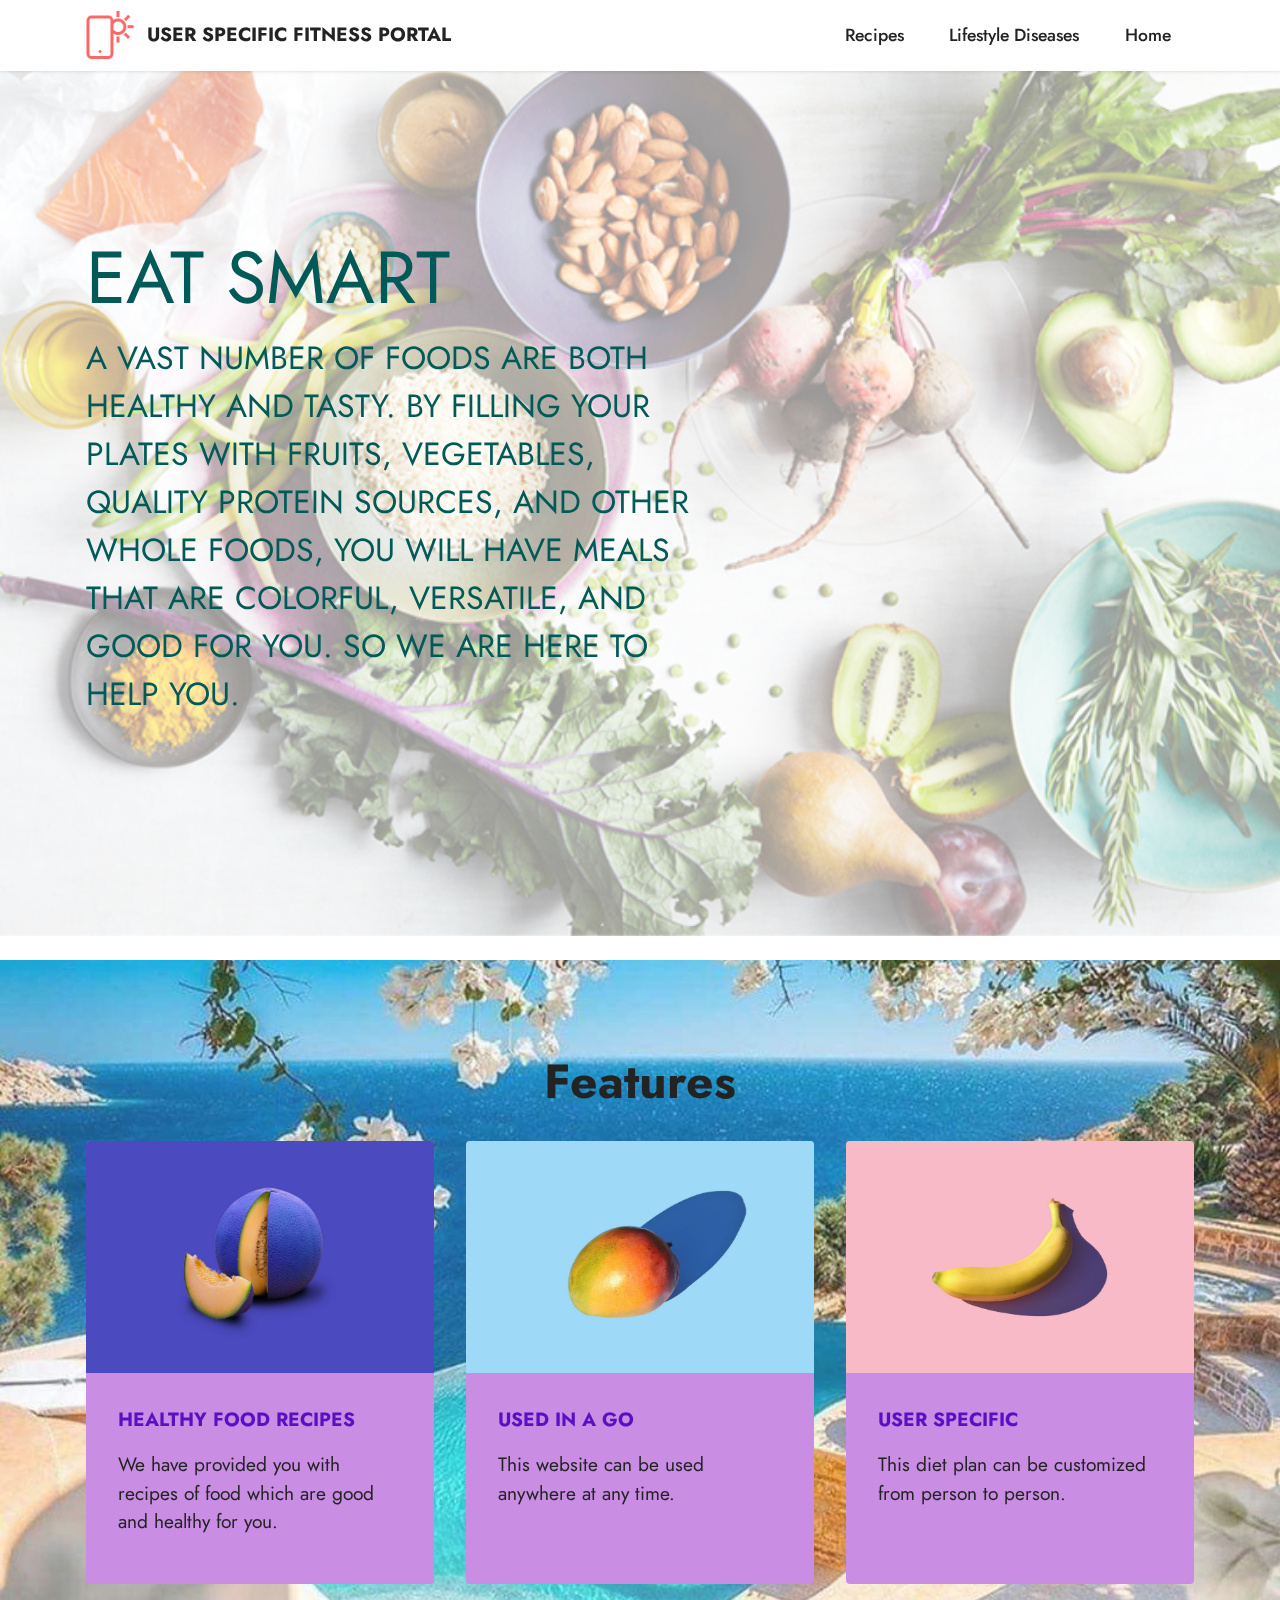
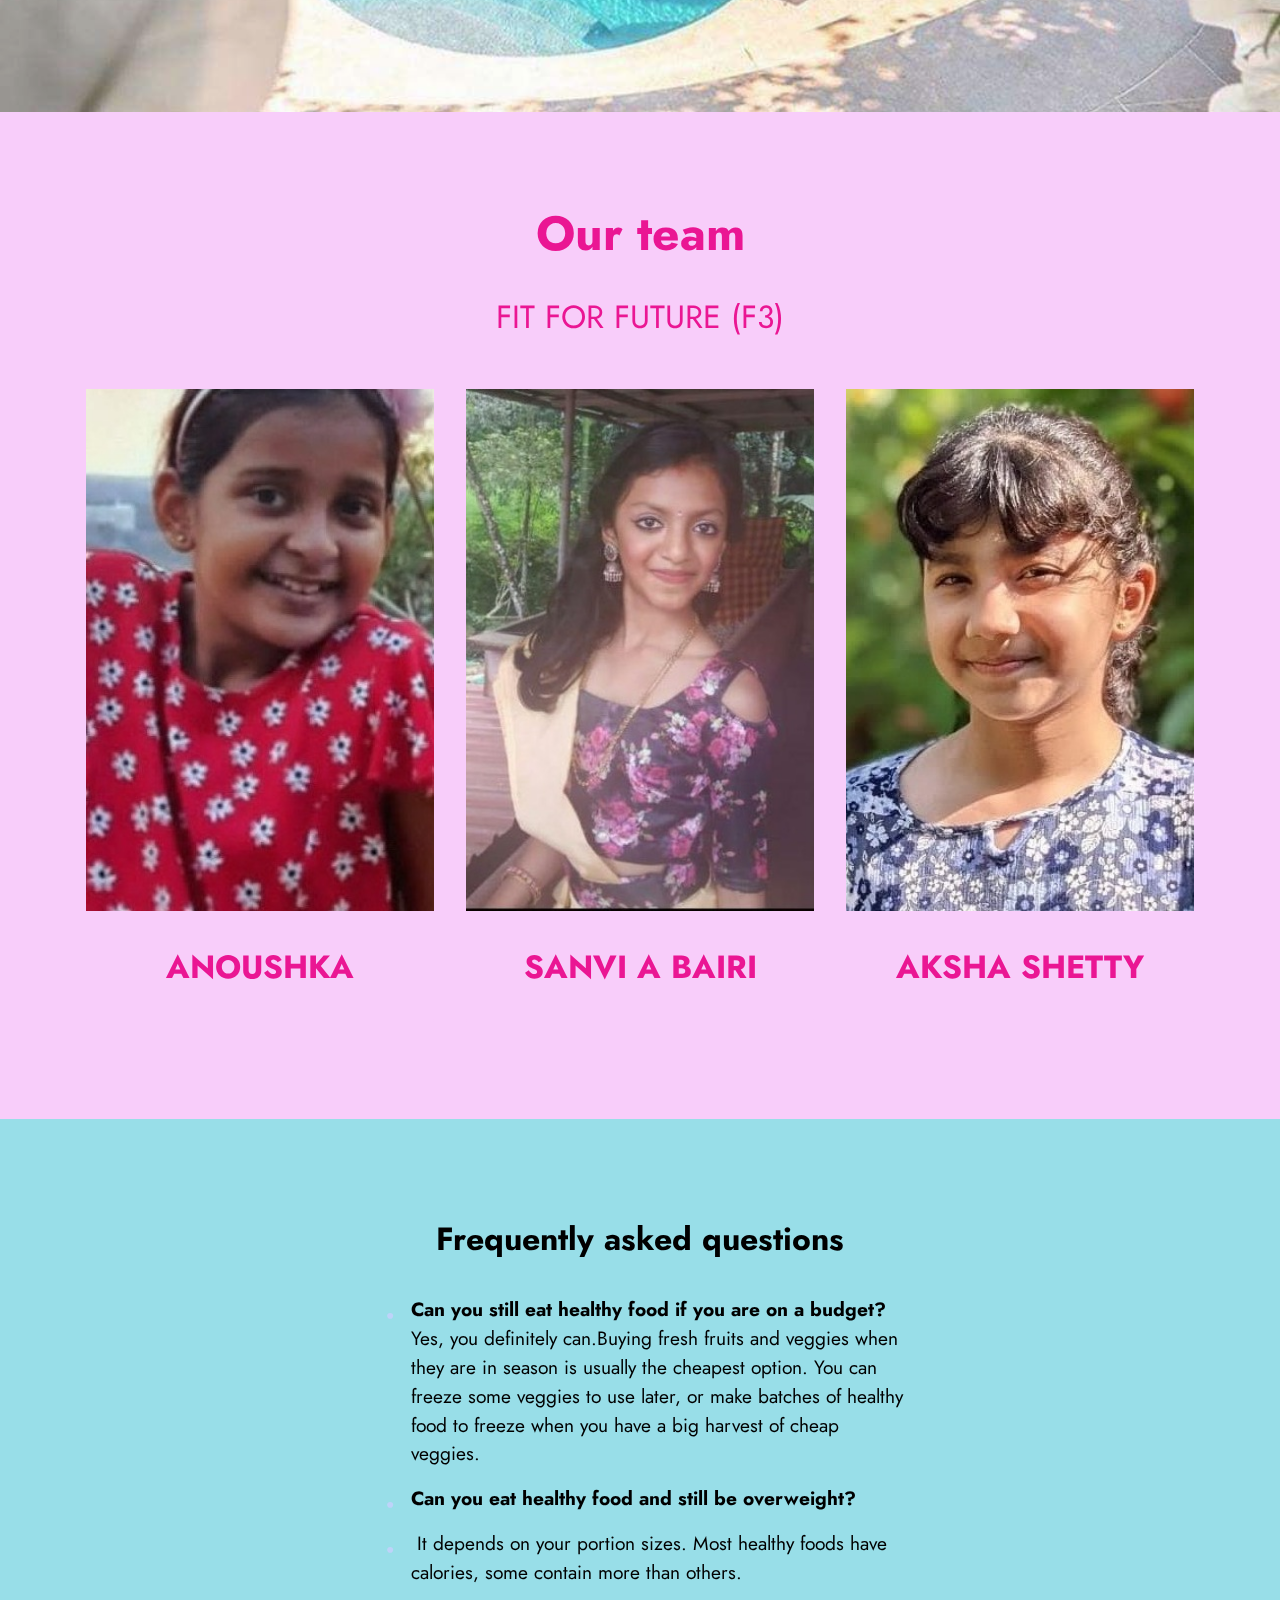
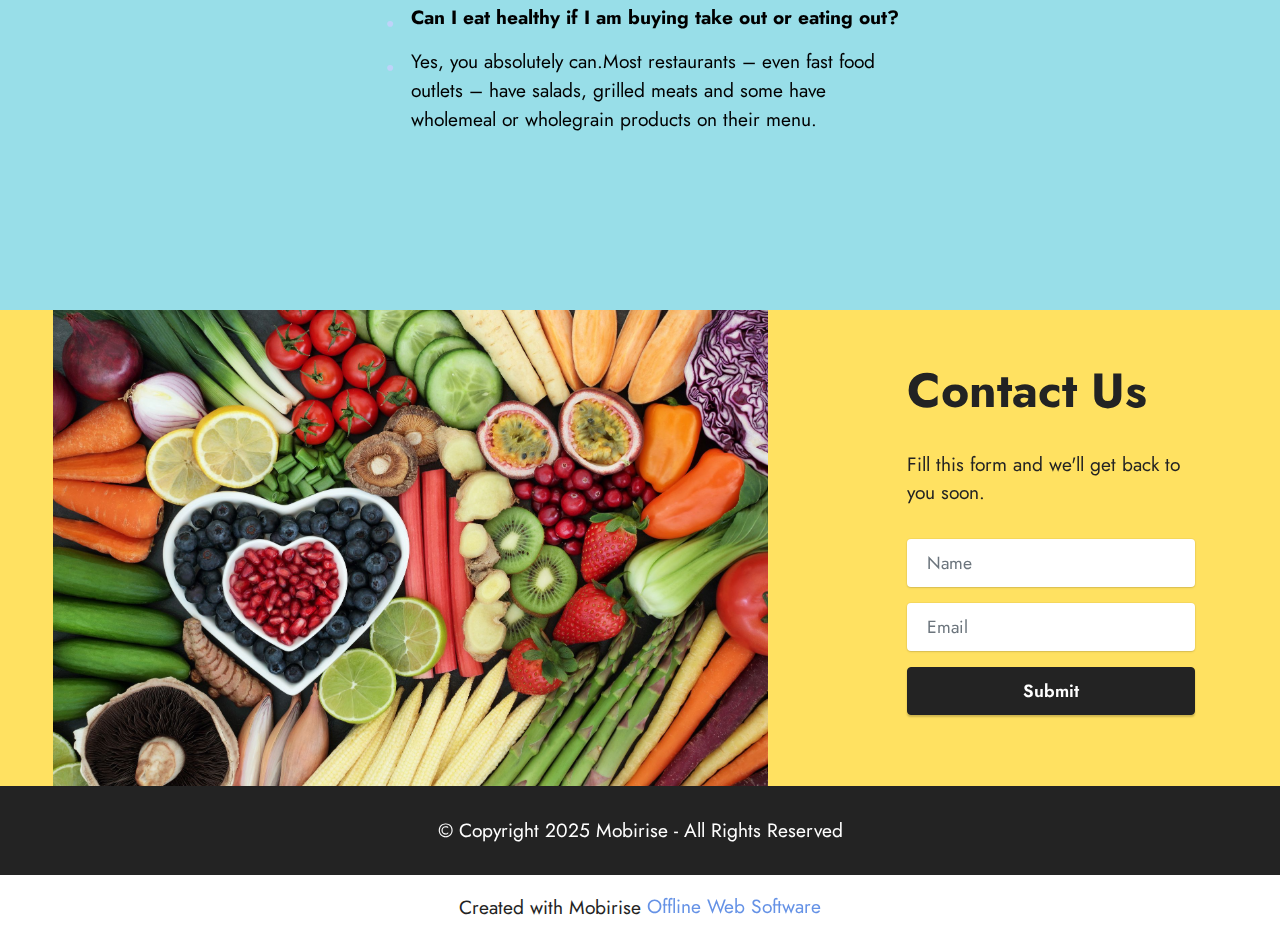
<file: index.html>
<!DOCTYPE html>
<html  >
<head>
  <!-- Site made with Mobirise Website Builder v5.6.3, https://mobirise.com -->
  <meta charset="UTF-8">
  <meta http-equiv="X-UA-Compatible" content="IE=edge">
  <meta name="generator" content="Mobirise v5.6.3, mobirise.com">
  <meta name="viewport" content="width=device-width, initial-scale=1, minimum-scale=1">
  <link rel="shortcut icon" href="assets/images/logo.png" type="image/x-icon">
  <meta name="description" content="">
  
  
  <title>Home</title>
  <link rel="stylesheet" href="assets/bootstrap/css/bootstrap.min.css">
  <link rel="stylesheet" href="assets/bootstrap/css/bootstrap-grid.min.css">
  <link rel="stylesheet" href="assets/bootstrap/css/bootstrap-reboot.min.css">
  <link rel="stylesheet" href="assets/parallax/jarallax.css">
  <link rel="stylesheet" href="assets/dropdown/css/style.css">
  <link rel="stylesheet" href="assets/socicon/css/styles.css">
  <link rel="stylesheet" href="assets/theme/css/style.css">
  <link rel="preload" href="https://fonts.googleapis.com/css?family=Jost:100,200,300,400,500,600,700,800,900,100i,200i,300i,400i,500i,600i,700i,800i,900i&display=swap" as="style" onload="this.onload=null;this.rel='stylesheet'">
  <noscript><link rel="stylesheet" href="https://fonts.googleapis.com/css?family=Jost:100,200,300,400,500,600,700,800,900,100i,200i,300i,400i,500i,600i,700i,800i,900i&display=swap"></noscript>
  <link rel="preload" as="style" href="assets/mobirise/css/mbr-additional.css"><link rel="stylesheet" href="assets/mobirise/css/mbr-additional.css" type="text/css">
  
  
  
  
</head>
<body>
  
  <section data-bs-version="5.1" class="menu menu2 cid-t1EGtEtKrg" once="menu" id="menu2-0">
    
    <nav class="navbar navbar-dropdown navbar-fixed-top navbar-expand-lg">
        <div class="container">
            <div class="navbar-brand">
                <span class="navbar-logo">
                    <a href="https://mobiri.se">
                        <img src="assets/images/logo.png" alt="Mobirise Website Builder" style="height: 3rem;">
                    </a>
                </span>
                <span class="navbar-caption-wrap"><a class="navbar-caption text-black display-7" href="https://mobiri.se">USER SPECIFIC FITNESS PORTAL</a></span>
            </div>
            <button class="navbar-toggler" type="button" data-toggle="collapse" data-bs-toggle="collapse" data-target="#navbarSupportedContent" data-bs-target="#navbarSupportedContent" aria-controls="navbarNavAltMarkup" aria-expanded="false" aria-label="Toggle navigation">
                <div class="hamburger">
                    <span></span>
                    <span></span>
                    <span></span>
                    <span></span>
                </div>
            </button>
            <div class="collapse navbar-collapse" id="navbarSupportedContent">
                <ul class="navbar-nav nav-dropdown nav-right" data-app-modern-menu="true"><li class="nav-item"><a class="nav-link link text-black text-primary display-4" href="page1.html">Recipes</a></li>
                    <li class="nav-item"><a class="nav-link link text-black text-primary display-4" href="page2.html#top">Lifestyle Diseases</a></li><li class="nav-item"><a class="nav-link link text-black text-primary display-4" href="index.html">Home</a></li></ul>
                
                
            </div>
        </div>
    </nav>
</section>

<section data-bs-version="5.1" class="header2 cid-t1EHzXwt0y mbr-fullscreen mbr-parallax-background" id="header2-1">

    

    <div class="mbr-overlay" style="opacity: 0.6; background-color: rgb(255, 255, 255);"></div>

    <div class="container">
        <div class="row">
            <div class="col-12 col-lg-7">
                <h1 class="mbr-section-title mbr-fonts-style mb-3 display-1">EAT SMART</h1>
                
                <p class="mbr-text mbr-fonts-style display-5">A VAST NUMBER OF FOODS ARE BOTH HEALTHY AND TASTY. BY FILLING YOUR PLATES WITH FRUITS, VEGETABLES, QUALITY PROTEIN SOURCES, AND OTHER WHOLE FOODS, YOU WILL HAVE MEALS THAT ARE COLORFUL, VERSATILE, AND GOOD FOR YOU. SO WE ARE HERE TO HELP YOU.&nbsp;<br><br></p>
                
            </div>
        </div>
    </div>
</section>

<section data-bs-version="5.1" class="features3 cid-t1EHMeZUiJ" id="features3-2">
    
    <div class="mbr-overlay"></div>
    <div class="container">
        <div class="mbr-section-head">
            <h4 class="mbr-section-title mbr-fonts-style align-center mb-0 display-2">
                <strong>Features</strong></h4>
            
        </div>
        <div class="row mt-4">
            <div class="item features-image сol-12 col-md-6 col-lg-4">
                <div class="item-wrapper">
                    <div class="item-img">
                        <img src="assets/images/features1.jpg" alt="Mobirise Website Builder">
                    </div>
                    <div class="item-content">
                        <h5 class="item-title mbr-fonts-style display-7"><strong>HEALTHY FOOD RECIPES</strong></h5>
                        
                        <p class="mbr-text mbr-fonts-style mt-3 display-7">We have provided you with recipes of food which are good and healthy for you.</p>
                    </div>
                    
                </div>
            </div>
            <div class="item features-image сol-12 col-md-6 col-lg-4">
                <div class="item-wrapper">
                    <div class="item-img">
                        <img src="assets/images/features2.jpg" alt="Mobirise Website Builder">
                    </div>
                    <div class="item-content">
                        <h5 class="item-title mbr-fonts-style display-7"><strong>USED IN A GO</strong></h5>
                        
                        <p class="mbr-text mbr-fonts-style mt-3 display-7">This website can be used anywhere at any time.&nbsp;</p>
                    </div>
                    
                </div>
            </div>
            <div class="item features-image сol-12 col-md-6 col-lg-4">
                <div class="item-wrapper">
                    <div class="item-img">
                        <img src="assets/images/features3.jpg" alt="Mobirise Website Builder">
                    </div>
                    <div class="item-content">
                        <h5 class="item-title mbr-fonts-style display-7"><strong>USER SPECIFIC</strong></h5>
                        
                        <p class="mbr-text mbr-fonts-style mt-3 display-7">This diet plan can be customized from person to person.</p>
                    </div>
                    
                </div>
            </div>
        </div>
    </div>
</section>

<section data-bs-version="5.1" class="team1 cid-t1EIvriko1" id="team1-5">
    

    
    <div class="container">
        <div class="row justify-content-center">
            <div class="col-12">
                <h3 class="mbr-section-title mbr-fonts-style align-center mb-4 display-2">
                    <strong>Our team</strong>
                </h3>
                <p class="mbr-section-subtitle mbr-fonts-style align-center mb-5 display-5">FIT FOR FUTURE (F3)</p>
            </div>
            <div class="col-sm-6 col-lg-4">
                <div class="card-wrap">
                    <div class="image-wrap">
                        <a href="https://anoushkasaha.github.io/mypersonalwebsite/"><img src="assets/images/img-20220401-wa0001-4.jpeg" alt="FAILED TO LOAD IMAGE"></a>
                    </div>
                    <div class="content-wrap">
                        <h5 class="mbr-section-title card-title mbr-fonts-style align-center m-0 display-5"><strong>ANOUSHKA</strong></h5>
                        
                        
                        
                        
                    </div>
                </div>
            </div>

            <div class="col-sm-6 col-lg-4">
                <div class="card-wrap">
                    <div class="image-wrap">
                        <a href="http://sanvibairi.github.io/myhobbieswebsite"><img src="assets/images/me.jpeg" alt="FAILED TO LOAD IMAGE"></a>
                    </div>
                    <div class="content-wrap">
                        <h5 class="mbr-section-title card-title mbr-fonts-style align-center m-0 display-5"><strong>SANVI A BAIRI</strong></h5>
                        
                        
                        
                        
                    </div>
                </div>
            </div>

            <div class="col-sm-6 col-lg-4">
                <div class="card-wrap">
                    <div class="image-wrap">
                        <a href="https://shettyaksha.github.io/mywebsite/"><img src="assets/images/img-20220401-wa0004-4.jpeg" alt="FAILED TO LOAD IMAGE"></a>
                    </div>
                    <div class="content-wrap">
                        <h5 class="mbr-section-title card-title mbr-fonts-style align-center m-0 display-5"><strong>AKSHA SHETTY</strong></h5>
                        
                        
                        
                        
                    </div>
                </div>
            </div>

            
        </div>
    </div>
</section>

<section data-bs-version="5.1" class="content13 cid-t1EHQFSrMx" id="content13-3">
    
    
    <div class="container">
        <div class="row justify-content-center">
            <div class="col-md-12 col-lg-12">
                <h3 class="mbr-section-title mbr-fonts-style mb-4 display-5">
                    <strong>Frequently asked questions</strong>
                </h3>
            </div>
        </div>
        <div class="row justify-content-center">
            <div class="col-md-12 col-lg-12">
                <div class="row justify-content-center">
                    <div class="col-12 col-lg-6">
                        <ul class="list mbr-fonts-style display-7">
                            <li><strong>Can you still eat healthy food if you are on a budget?&nbsp;</strong><br>Yes, you definitely can.Buying fresh fruits and veggies when they are in season is usually the cheapest option. You can freeze some veggies to use later, or make batches of healthy food to freeze when you have a big harvest of cheap veggies.&nbsp;</li>
                            <li><strong>Can you eat healthy food and still be overweight?</strong></li><li>&nbsp;It depends on your portion sizes. Most healthy foods have calories, some contain more than others.</li><li><strong>Can I eat healthy if I am buying take out or eating out?</strong><br></li><li>Yes, you absolutely can.Most restaurants – even fast food outlets – have salads, grilled meats and some have wholemeal or wholegrain products on their menu.</li>
                        </ul>
                    </div>
                    
                </div>
            </div>
        </div>
    </div>
</section>

<section data-bs-version="5.1" class="form3 cid-t1EJ5Oxh4u" id="form3-6">

    

    

    <div class="container-fluid">
        <div class="row justify-content-center">
            <div class="col-lg-7 col-12">
                <div class="image-wrapper">
                    <img class="w-100" src="assets/images/heart-healthy-food-1580231690.jpg" alt="failed to load image">
                </div>
            </div>
            <div class="col-lg-3 offset-lg-1 mbr-form" data-form-type="formoid">
                <form action="https://mobirise.eu/" method="POST" class="mbr-form form-with-styler" data-form-title="Form Name"><input type="hidden" name="email" data-form-email="true" value="OQ+shDaKO4fZoT1RyexVCwEhOzTvej8ByZOctLmmwdx7V2hMjDfvWp9hU9ohJ8vTdHG7k8aQyPMsc4vn5XuCakYCAvAjk7zJSszszGK6SDcWV9x7hIoD3mV411OMQJw1">
                    <div class="row">
                        <div hidden="hidden" data-form-alert="" class="alert alert-success col-12">Thanks for filling out the form! We will get back to you soon!</div>
                        <div hidden="hidden" data-form-alert-danger="" class="alert alert-danger col-12">
                            Oops...! some problem!
                        </div>
                    </div>
                    <div class="dragArea row">
                        <div class="col-lg-12 col-md-12 col-sm-12">
                            <h1 class="mbr-section-title mb-4 display-2">
                                <strong>Contact Us</strong>
                            </h1>
                        </div>
                        <div class="col-lg-12 col-md-12 col-sm-12">
                            <p class="mbr-text mbr-fonts-style mb-4 display-7">Fill this form and we'll get back to you
                                soon.</p>
                        </div>
                        <div data-for="name" class="col-lg-12 col-md col-sm-12 form-group mb-3">
                            <input type="text" name="name" placeholder="Name" data-form-field="name" class="form-control" value="" id="name-form3-6">
                        </div>
                        <div class="col-lg-12 col-md col-sm-12 form-group mb-3" data-for="email">
                            <input type="email" name="email" placeholder="Email" data-form-field="email" class="form-control" value="" id="email-form3-6">
                        </div>
                        <div class="col-md-auto col-12 mbr-section-btn"><button type="submit" class="btn btn-black display-4">Submit</button></div>
                    </div>
                </form>
            </div>
            <div class="offset-lg-1"></div>
        </div>
    </div>
</section>

<section data-bs-version="5.1" class="footer7 cid-t1EJBdL7v0" once="footers" id="footer7-8">

    

    

    <div class="container">
        <div class="media-container-row align-center mbr-white">
            <div class="col-12">
                <p class="mbr-text mb-0 mbr-fonts-style display-7">
                    © Copyright 2025 Mobirise - All Rights Reserved
                </p>
            </div>
        </div>
    </div>
</section><section class="display-7" style="padding: 0;align-items: center;justify-content: center;flex-wrap: wrap;    align-content: center;display: flex;position: relative;height: 4rem;"><a href="https://mobiri.se/2711684" style="flex: 1 1;height: 4rem;position: absolute;width: 100%;z-index: 1;"><img alt="" style="height: 4rem;" src="[data-uri]"></a><p style="margin: 0;text-align: center;" class="display-7">Created with Mobirise &#8204;</p><a style="z-index:1" href="https://mobirise.com/offline-website-builder.html">Offline Web Software</a></section><script src="assets/bootstrap/js/bootstrap.bundle.min.js"></script>  <script src="assets/parallax/jarallax.js"></script>  <script src="assets/smoothscroll/smooth-scroll.js"></script>  <script src="assets/ytplayer/index.js"></script>  <script src="assets/dropdown/js/navbar-dropdown.js"></script>  <script src="assets/theme/js/script.js"></script>  <script src="assets/formoid/formoid.min.js"></script>  
  
  
</body>
</html>
</file>
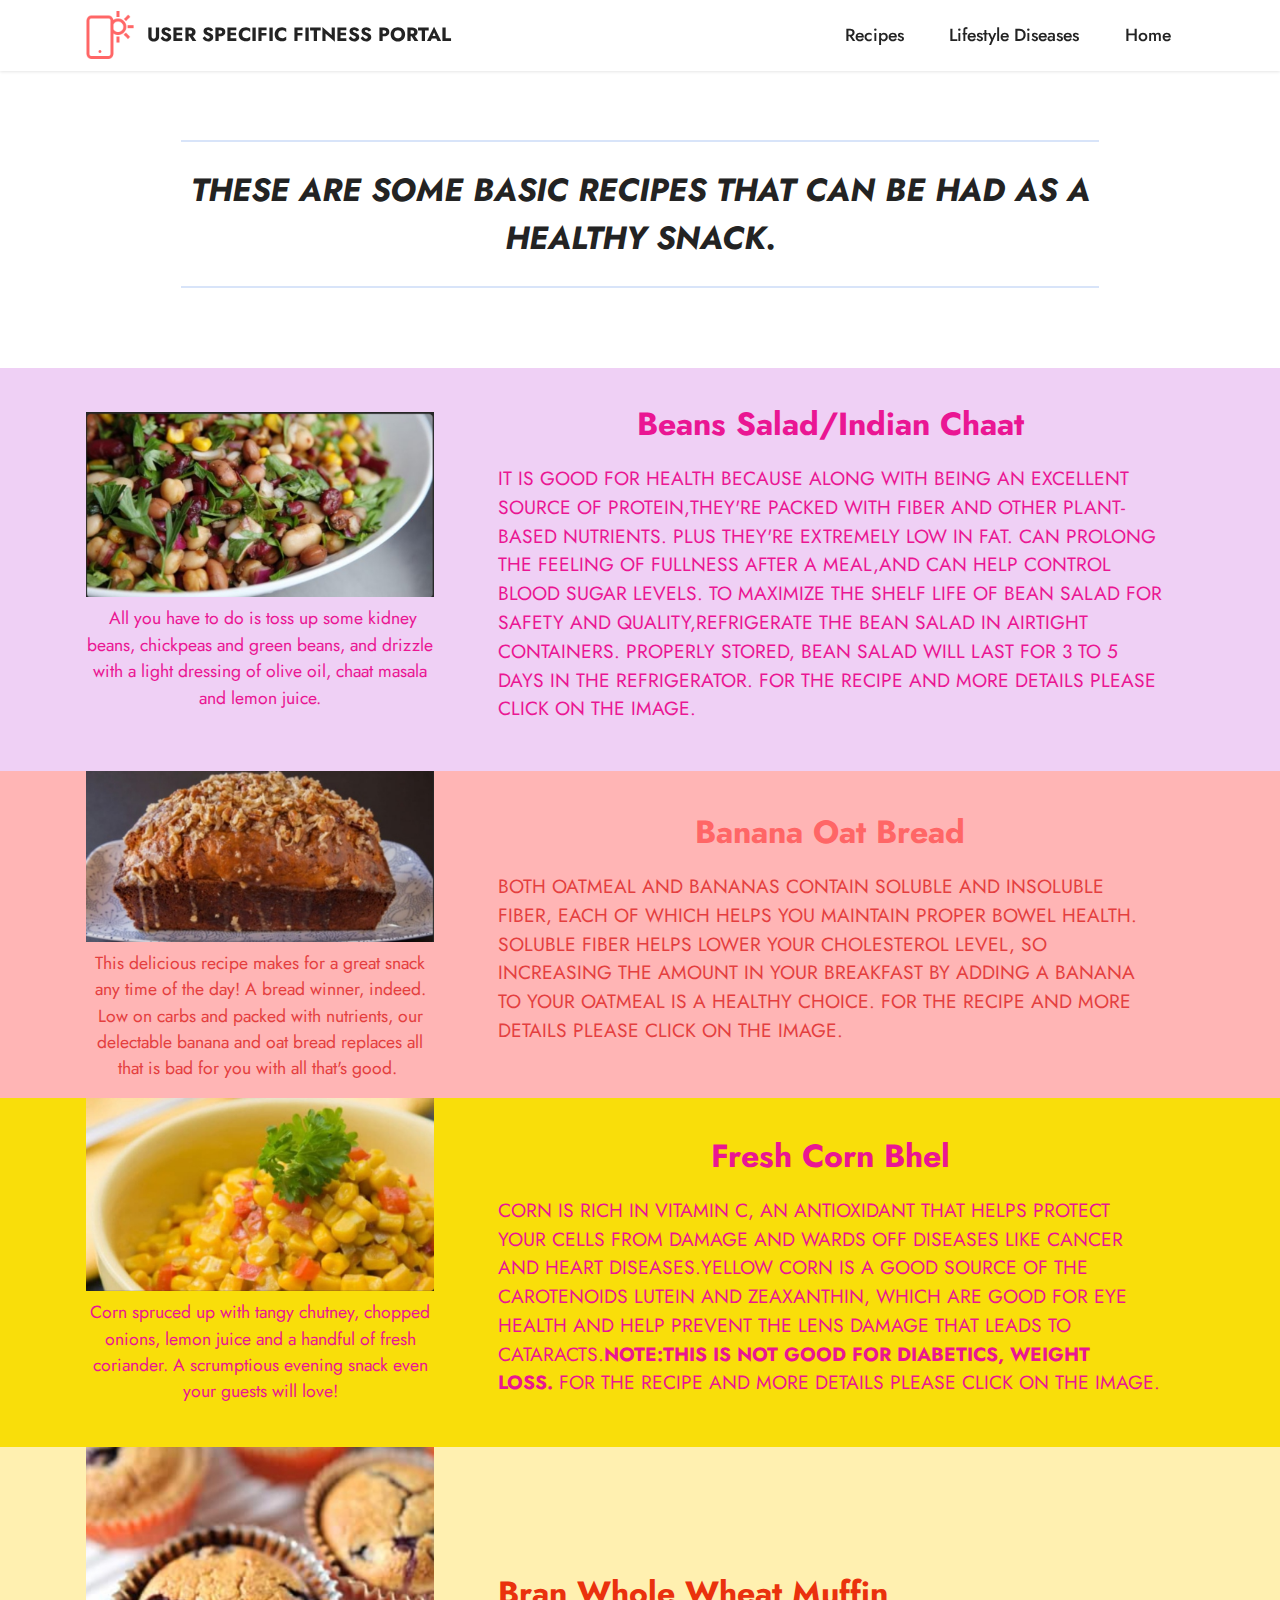
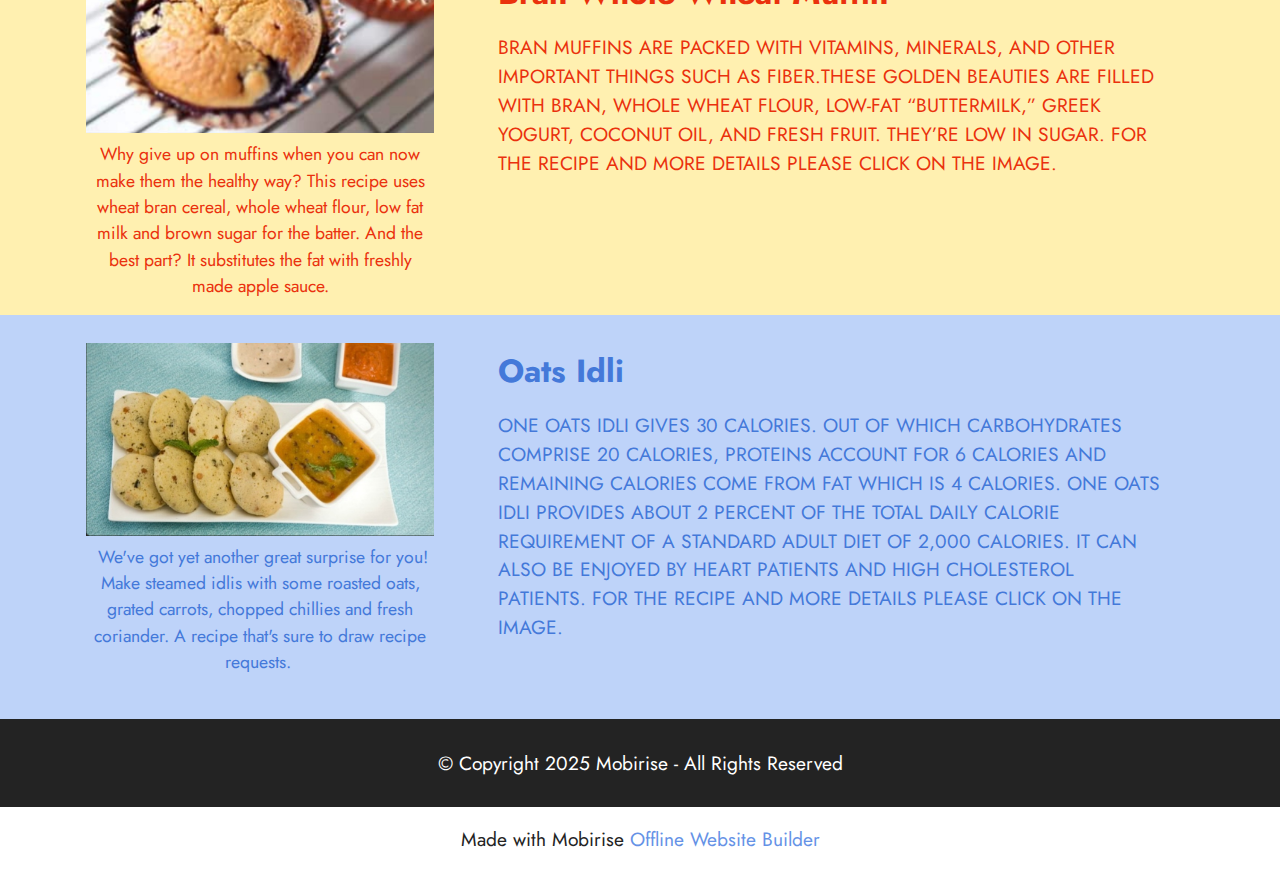
<file: page1.html>
<!DOCTYPE html>
<html  >
<head>
  <!-- Site made with Mobirise Website Builder v5.6.3, https://mobirise.com -->
  <meta charset="UTF-8">
  <meta http-equiv="X-UA-Compatible" content="IE=edge">
  <meta name="generator" content="Mobirise v5.6.3, mobirise.com">
  <meta name="viewport" content="width=device-width, initial-scale=1, minimum-scale=1">
  <link rel="shortcut icon" href="assets/images/logo.png" type="image/x-icon">
  <meta name="description" content="">
  
  
  <title>RECIPES</title>
  <link rel="stylesheet" href="assets/bootstrap/css/bootstrap.min.css">
  <link rel="stylesheet" href="assets/bootstrap/css/bootstrap-grid.min.css">
  <link rel="stylesheet" href="assets/bootstrap/css/bootstrap-reboot.min.css">
  <link rel="stylesheet" href="assets/dropdown/css/style.css">
  <link rel="stylesheet" href="assets/socicon/css/styles.css">
  <link rel="stylesheet" href="assets/theme/css/style.css">
  <link rel="preload" href="https://fonts.googleapis.com/css?family=Jost:100,200,300,400,500,600,700,800,900,100i,200i,300i,400i,500i,600i,700i,800i,900i&display=swap" as="style" onload="this.onload=null;this.rel='stylesheet'">
  <noscript><link rel="stylesheet" href="https://fonts.googleapis.com/css?family=Jost:100,200,300,400,500,600,700,800,900,100i,200i,300i,400i,500i,600i,700i,800i,900i&display=swap"></noscript>
  <link rel="preload" as="style" href="assets/mobirise/css/mbr-additional.css"><link rel="stylesheet" href="assets/mobirise/css/mbr-additional.css" type="text/css">
  
  
  
  
</head>
<body>
  
  <section data-bs-version="5.1" class="menu menu2 cid-t1EGtEtKrg" once="menu" id="menu2-9">
    
    <nav class="navbar navbar-dropdown navbar-fixed-top navbar-expand-lg">
        <div class="container">
            <div class="navbar-brand">
                <span class="navbar-logo">
                    <a href="https://mobiri.se">
                        <img src="assets/images/logo.png" alt="Mobirise Website Builder" style="height: 3rem;">
                    </a>
                </span>
                <span class="navbar-caption-wrap"><a class="navbar-caption text-black display-7" href="https://mobiri.se">USER SPECIFIC FITNESS PORTAL</a></span>
            </div>
            <button class="navbar-toggler" type="button" data-toggle="collapse" data-bs-toggle="collapse" data-target="#navbarSupportedContent" data-bs-target="#navbarSupportedContent" aria-controls="navbarNavAltMarkup" aria-expanded="false" aria-label="Toggle navigation">
                <div class="hamburger">
                    <span></span>
                    <span></span>
                    <span></span>
                    <span></span>
                </div>
            </button>
            <div class="collapse navbar-collapse" id="navbarSupportedContent">
                <ul class="navbar-nav nav-dropdown nav-right" data-app-modern-menu="true"><li class="nav-item"><a class="nav-link link text-black text-primary display-4" href="page1.html">Recipes</a></li>
                    <li class="nav-item"><a class="nav-link link text-black text-primary display-4" href="page2.html#top">Lifestyle Diseases</a></li><li class="nav-item"><a class="nav-link link text-black text-primary display-4" href="index.html">Home</a></li></ul>
                
                
            </div>
        </div>
    </nav>
</section>

<section data-bs-version="5.1" class="content6 cid-t1V85Rq3QG" id="content6-1n">
    
    <div class="container">
        <div class="row justify-content-center">
            <div class="col-md-12 col-lg-10">
                <hr class="line">
                <p class="mbr-text align-center mbr-fonts-style my-4 display-5"><em><strong>THESE ARE SOME BASIC RECIPES THAT CAN BE HAD AS A HEALTHY SNACK.</strong></em></p>
                <hr class="line">
            </div>
        </div>
    </div>
</section>

<section data-bs-version="5.1" class="image1 cid-t1ETddnqs9" id="image1-h">
    

    

    <div class="container">
        <div class="row align-items-center">
            <div class="col-12 col-lg-4">
                <div class="image-wrapper">
                    <a href="https://food.ndtv.com/recipe-three-bean-chaat-505912"><img src="assets/images/screenshot-20220401-075358-chrome.jpg" alt="failed to load image"></a>
                    <p class="mbr-description mbr-fonts-style pt-2 align-center display-4">&nbsp;All you have to do is toss up some kidney beans, chickpeas and green beans, and drizzle with a light dressing of olive oil, chaat masala and lemon juice.</p>
                </div>
            </div>
            <div class="col-12 col-lg">
                <div class="text-wrapper">
                    <h3 class="mbr-section-title mbr-fonts-style mb-3 display-5"><strong>Beans Salad/Indian Chaat</strong></h3>
                    <p class="mbr-text mbr-fonts-style display-7">IT IS GOOD FOR HEALTH BECAUSE ALONG WITH BEING AN EXCELLENT SOURCE OF PROTEIN,THEY'RE PACKED WITH FIBER AND OTHER PLANT-BASED NUTRIENTS. PLUS THEY'RE EXTREMELY LOW IN FAT. CAN PROLONG THE FEELING OF FULLNESS AFTER A MEAL,AND CAN HELP CONTROL BLOOD SUGAR LEVELS. TO MAXIMIZE THE SHELF LIFE OF BEAN SALAD FOR SAFETY AND QUALITY,REFRIGERATE THE BEAN SALAD IN AIRTIGHT CONTAINERS. PROPERLY STORED, BEAN SALAD WILL LAST FOR 3 TO 5 DAYS IN THE REFRIGERATOR. FOR THE RECIPE AND MORE DETAILS PLEASE CLICK ON THE IMAGE.</p>
                </div>
            </div>
        </div>
    </div>
</section>

<section data-bs-version="5.1" class="image1 cid-t1ENwd6ddv" id="image1-c">
    

    

    <div class="container">
        <div class="row align-items-center">
            <div class="col-12 col-lg-4">
                <div class="image-wrapper">
                    <a href="https://food.ndtv.com/recipe-banana-oat-bread-352732"><img src="assets/images/screenshot-20220401-080132-chrome.jpg" alt="FAILED TO LOAD IMAGE"></a>
                    <p class="mbr-description mbr-fonts-style pt-2 align-center display-4">This delicious recipe makes for a great snack any time of the day! A bread winner, indeed. Low on carbs and packed with nutrients, our delectable banana and oat bread replaces all that is bad for you with all that's good.&nbsp;</p>
                </div>
            </div>
            <div class="col-12 col-lg">
                <div class="text-wrapper">
                    <h3 class="mbr-section-title mbr-fonts-style mb-3 display-5"><strong>Banana Oat Bread</strong></h3>
                    <p class="mbr-text mbr-fonts-style display-7">BOTH OATMEAL AND BANANAS CONTAIN SOLUBLE AND INSOLUBLE FIBER, EACH OF WHICH HELPS YOU MAINTAIN PROPER BOWEL HEALTH. SOLUBLE FIBER HELPS LOWER YOUR CHOLESTEROL LEVEL, SO INCREASING THE AMOUNT IN YOUR BREAKFAST BY ADDING A BANANA TO YOUR OATMEAL IS A HEALTHY CHOICE. FOR THE RECIPE AND MORE DETAILS PLEASE CLICK ON THE IMAGE.</p>
                </div>
            </div>
        </div>
    </div>
</section>

<section data-bs-version="5.1" class="image1 cid-t1EO7bAa6x" id="image1-d">
    

    

    <div class="container">
        <div class="row align-items-center">
            <div class="col-12 col-lg-4">
                <div class="image-wrapper">
                    <a href="https://food.ndtv.com/recipe-fresh-corn-bhel-spicy-corn-medley-219227"><img src="assets/images/screenshot-20220401-075914-chrome.jpg" alt="FAILED TO LOAD IMAGE"></a>
                    <p class="mbr-description mbr-fonts-style pt-2 align-center display-4">Corn spruced up with tangy chutney, chopped onions, lemon juice and a handful of fresh coriander. A scrumptious evening snack even your guests will love! 
<br>&nbsp;</p>
                </div>
            </div>
            <div class="col-12 col-lg">
                <div class="text-wrapper">
                    <h3 class="mbr-section-title mbr-fonts-style mb-3 display-5"><strong>Fresh Corn Bhel</strong></h3>
                    <p class="mbr-text mbr-fonts-style display-7">CORN IS RICH IN VITAMIN C, AN ANTIOXIDANT THAT HELPS PROTECT YOUR CELLS FROM DAMAGE AND WARDS OFF DISEASES LIKE CANCER AND HEART DISEASES.YELLOW CORN IS A GOOD SOURCE OF THE CAROTENOIDS LUTEIN AND ZEAXANTHIN, WHICH ARE GOOD FOR EYE HEALTH AND HELP PREVENT THE LENS DAMAGE THAT LEADS TO CATARACTS.<strong>NOTE:THIS IS NOT GOOD FOR DIABETICS, WEIGHT LOSS.&nbsp;</strong>FOR THE RECIPE AND MORE DETAILS PLEASE CLICK ON THE IMAGE.</p>
                </div>
            </div>
        </div>
    </div>
</section>

<section data-bs-version="5.1" class="image1 cid-t1EOZKtPcS" id="image1-f">
    

    

    <div class="container">
        <div class="row align-items-center">
            <div class="col-12 col-lg-4">
                <div class="image-wrapper">
                    <a href="https://food.ndtv.com/recipe-bran-whole-wheat-muffins-161754"><img src="assets/images/screenshot-20220401-074413-chrome.jpg" alt="FAILED TO LOAD IMAGE"></a>
                    <p class="mbr-description mbr-fonts-style pt-2 align-center display-4">Why give up on muffins when you can now make them the healthy way? This recipe uses wheat bran cereal, whole wheat flour, low fat milk and brown sugar for the batter. And the best part? It substitutes the fat with freshly made apple sauce.</p>
                </div>
            </div>
            <div class="col-12 col-lg">
                <div class="text-wrapper">
                    <h3 class="mbr-section-title mbr-fonts-style mb-3 display-5"><strong>Bran Whole Wheat Muffin&nbsp;&nbsp;</strong></h3>
                    <p class="mbr-text mbr-fonts-style display-7">BRAN MUFFINS ARE PACKED WITH VITAMINS, MINERALS, AND OTHER IMPORTANT THINGS SUCH AS FIBER.THESE GOLDEN BEAUTIES ARE FILLED WITH BRAN, WHOLE WHEAT FLOUR, LOW-FAT “BUTTERMILK,” GREEK YOGURT, COCONUT OIL, AND FRESH FRUIT. THEY’RE LOW IN SUGAR. FOR THE RECIPE AND MORE DETAILS PLEASE CLICK ON THE IMAGE.</p>
                </div>
            </div>
        </div>
    </div>
</section>

<section data-bs-version="5.1" class="image1 cid-t1EP5hvvvv" id="image1-g">
    

    

    <div class="container">
        <div class="row align-items-center">
            <div class="col-12 col-lg-4">
                <div class="image-wrapper">
                    <a href="https://food.ndtv.com/recipe-low-calorie-oats-idli-339011"><img src="assets/images/screenshot-20220401-075155-chrome.jpg" alt="FAILED TO LOAD IMAGE"></a>
                    <p class="mbr-description mbr-fonts-style pt-2 align-center display-4">&nbsp;We've got yet another great surprise for you! Make steamed idlis with some roasted oats, grated carrots, chopped chillies and fresh coriander. A recipe that's sure to draw recipe requests.&nbsp;<br></p>
                </div>
            </div>
            <div class="col-12 col-lg">
                <div class="text-wrapper">
                    <h3 class="mbr-section-title mbr-fonts-style mb-3 display-5"><strong>Oats Idli</strong></h3>
                    <p class="mbr-text mbr-fonts-style display-7">ONE OATS IDLI GIVES 30 CALORIES. OUT OF WHICH CARBOHYDRATES COMPRISE 20 CALORIES, PROTEINS ACCOUNT FOR 6 CALORIES AND REMAINING CALORIES COME FROM FAT WHICH IS 4 CALORIES.  ONE OATS IDLI PROVIDES ABOUT 2 PERCENT OF THE TOTAL DAILY CALORIE REQUIREMENT OF A STANDARD ADULT DIET OF 2,000 CALORIES. IT CAN ALSO BE ENJOYED BY HEART PATIENTS AND HIGH CHOLESTEROL PATIENTS.&nbsp;FOR THE RECIPE AND MORE DETAILS PLEASE CLICK ON THE IMAGE.<br>
<br></p>
                </div>
            </div>
        </div>
    </div>
</section>

<section data-bs-version="5.1" class="footer7 cid-t1EJBdL7v0" once="footers" id="footer7-a">

    

    

    <div class="container">
        <div class="media-container-row align-center mbr-white">
            <div class="col-12">
                <p class="mbr-text mb-0 mbr-fonts-style display-7">
                    © Copyright 2025 Mobirise - All Rights Reserved
                </p>
            </div>
        </div>
    </div>
</section><section class="display-7" style="padding: 0;align-items: center;justify-content: center;flex-wrap: wrap;    align-content: center;display: flex;position: relative;height: 4rem;"><a href="https://mobiri.se/2711684" style="flex: 1 1;height: 4rem;position: absolute;width: 100%;z-index: 1;"><img alt="" style="height: 4rem;" src="[data-uri]"></a><p style="margin: 0;text-align: center;" class="display-7">Made with Mobirise &#8204;</p><a style="z-index:1" href="https://mobirise.com/offline-website-builder.html">Offline Website Builder</a></section><script src="assets/bootstrap/js/bootstrap.bundle.min.js"></script>  <script src="assets/smoothscroll/smooth-scroll.js"></script>  <script src="assets/ytplayer/index.js"></script>  <script src="assets/dropdown/js/navbar-dropdown.js"></script>  <script src="assets/theme/js/script.js"></script>  
  
  
</body>
</html>
</file>
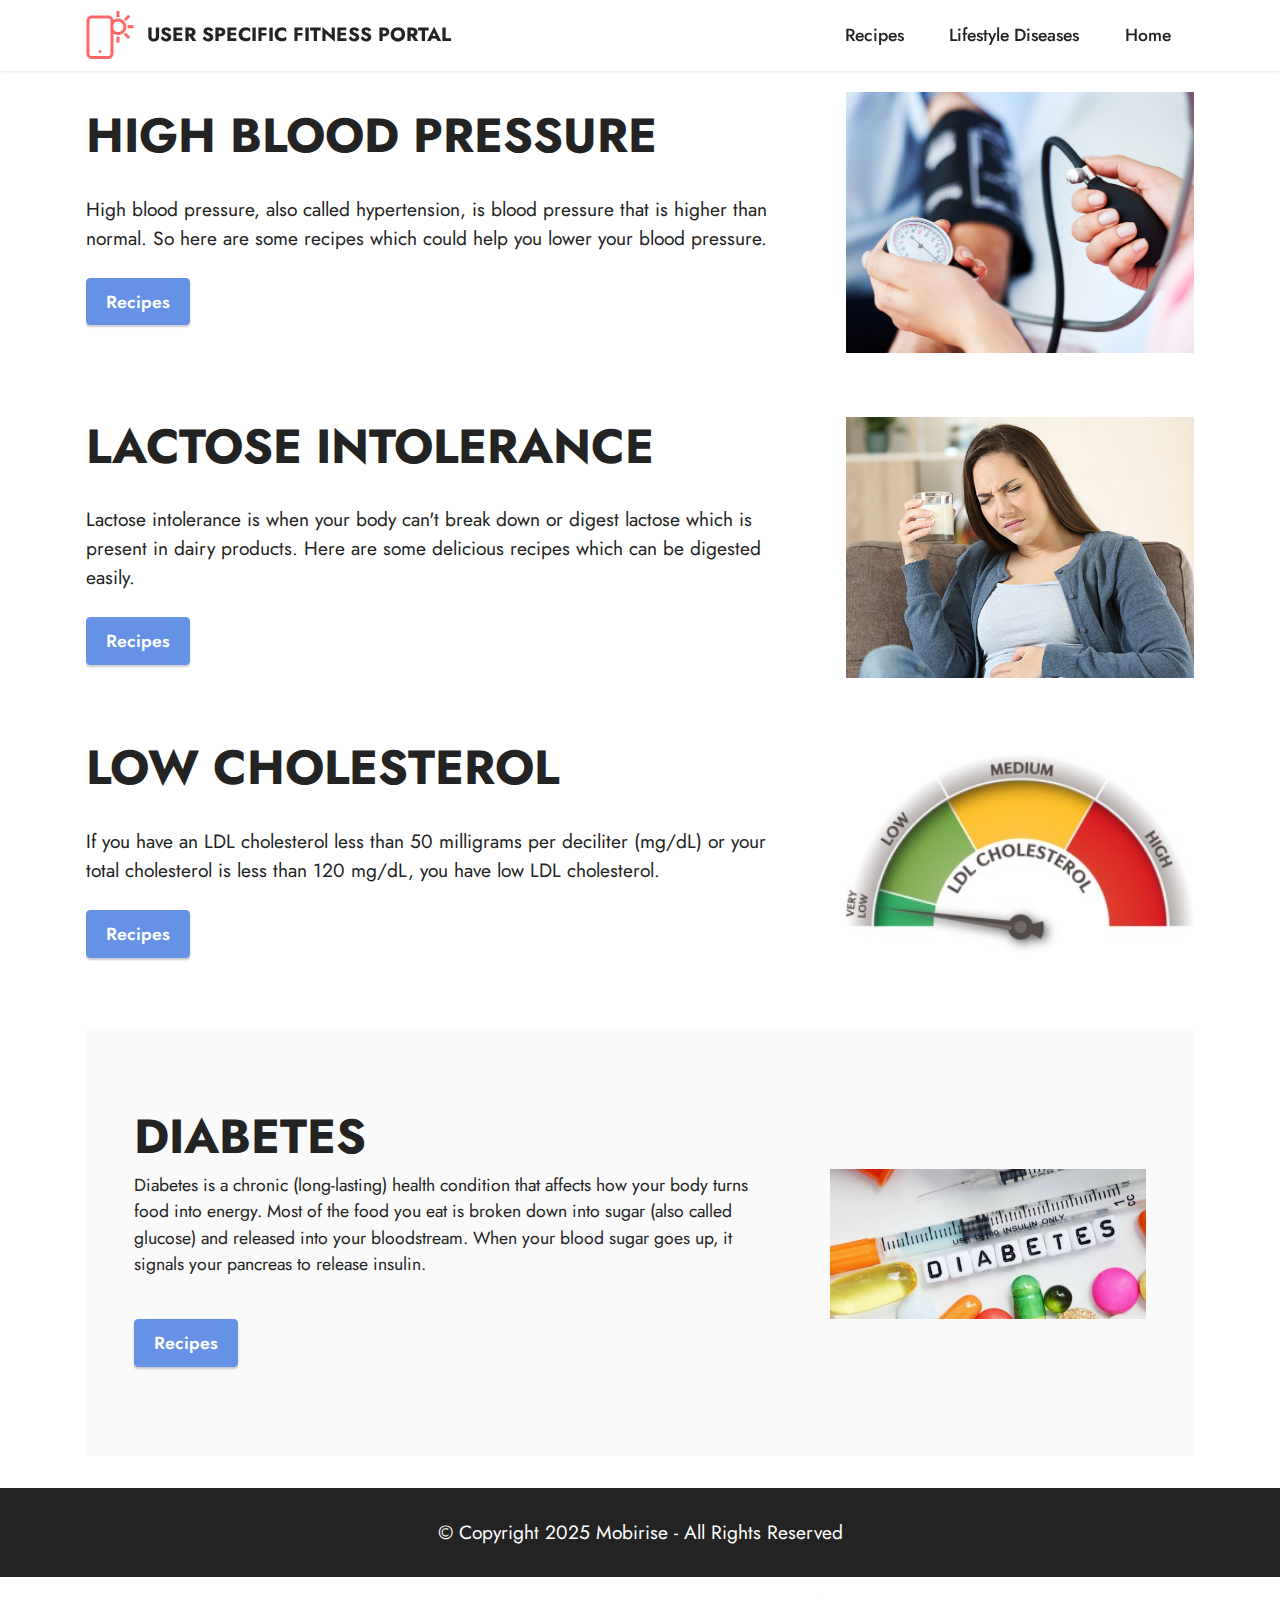
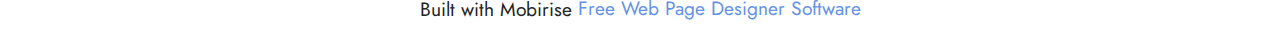
<file: page2.html>
<!DOCTYPE html>
<html  >
<head>
  <!-- Site made with Mobirise Website Builder v5.6.3, https://mobirise.com -->
  <meta charset="UTF-8">
  <meta http-equiv="X-UA-Compatible" content="IE=edge">
  <meta name="generator" content="Mobirise v5.6.3, mobirise.com">
  <meta name="viewport" content="width=device-width, initial-scale=1, minimum-scale=1">
  <link rel="shortcut icon" href="assets/images/logo.png" type="image/x-icon">
  <meta name="description" content="">
  
  
  <title>LIFESTYLE DISEASES</title>
  <link rel="stylesheet" href="assets/web/assets/mobirise-icons2/mobirise2.css">
  <link rel="stylesheet" href="assets/bootstrap/css/bootstrap.min.css">
  <link rel="stylesheet" href="assets/bootstrap/css/bootstrap-grid.min.css">
  <link rel="stylesheet" href="assets/bootstrap/css/bootstrap-reboot.min.css">
  <link rel="stylesheet" href="assets/dropdown/css/style.css">
  <link rel="stylesheet" href="assets/socicon/css/styles.css">
  <link rel="stylesheet" href="assets/theme/css/style.css">
  <link rel="preload" href="https://fonts.googleapis.com/css?family=Jost:100,200,300,400,500,600,700,800,900,100i,200i,300i,400i,500i,600i,700i,800i,900i&display=swap" as="style" onload="this.onload=null;this.rel='stylesheet'">
  <noscript><link rel="stylesheet" href="https://fonts.googleapis.com/css?family=Jost:100,200,300,400,500,600,700,800,900,100i,200i,300i,400i,500i,600i,700i,800i,900i&display=swap"></noscript>
  <link rel="preload" as="style" href="assets/mobirise/css/mbr-additional.css"><link rel="stylesheet" href="assets/mobirise/css/mbr-additional.css" type="text/css">
  
  
  
  
</head>
<body>
  
  <section data-bs-version="5.1" class="menu menu2 cid-t1EGtEtKrg" once="menu" id="menu2-i">
    
    <nav class="navbar navbar-dropdown navbar-fixed-top navbar-expand-lg">
        <div class="container">
            <div class="navbar-brand">
                <span class="navbar-logo">
                    <a href="https://mobiri.se">
                        <img src="assets/images/logo.png" alt="Mobirise Website Builder" style="height: 3rem;">
                    </a>
                </span>
                <span class="navbar-caption-wrap"><a class="navbar-caption text-black display-7" href="https://mobiri.se">USER SPECIFIC FITNESS PORTAL</a></span>
            </div>
            <button class="navbar-toggler" type="button" data-toggle="collapse" data-bs-toggle="collapse" data-target="#navbarSupportedContent" data-bs-target="#navbarSupportedContent" aria-controls="navbarNavAltMarkup" aria-expanded="false" aria-label="Toggle navigation">
                <div class="hamburger">
                    <span></span>
                    <span></span>
                    <span></span>
                    <span></span>
                </div>
            </button>
            <div class="collapse navbar-collapse" id="navbarSupportedContent">
                <ul class="navbar-nav nav-dropdown nav-right" data-app-modern-menu="true"><li class="nav-item"><a class="nav-link link text-black text-primary display-4" href="page1.html">Recipes</a></li>
                    <li class="nav-item"><a class="nav-link link text-black text-primary display-4" href="page2.html#top">Lifestyle Diseases</a></li><li class="nav-item"><a class="nav-link link text-black text-primary display-4" href="index.html">Home</a></li></ul>
                
                
            </div>
        </div>
    </nav>
</section>

<section data-bs-version="5.1" class="features18 cid-t1P9C5h6B0" id="features19-k">

    

    
    <div class="container">
        <div class="row justify-content-center">
            <div class="card col-12 col-lg">
                <div class="card-wrapper">
                    <h6 class="card-title mbr-fonts-style mb-4 display-2"><strong>HIGH BLOOD PRESSURE</strong></h6>
                    <p class="mbr-text mbr-fonts-style display-7">High blood pressure, also called hypertension, is blood pressure that is higher than normal. So here are some recipes which could help you lower your blood pressure.</p>
                    <div class="mbr-section-btn"><a class="btn btn-primary display-4" href="page3.html">Recipes</a></div>
                </div>
            </div>
            <div class="col-12 col-lg-4">
                <div class="image-wrapper">
                    <a href="page3.html"><img src="assets/images/high-blood-pressure-hypertension-symptoms-thumb-732x549.jpg" alt="FAILED TO LOAD IMAGE"></a>
                </div>
            </div>
        </div>
    </div>
</section>

<section data-bs-version="5.1" class="features18 cid-t1P9Gpn6wu" id="features19-l">

    

    
    <div class="container">
        <div class="row justify-content-center">
            <div class="card col-12 col-lg">
                <div class="card-wrapper">
                    <h6 class="card-title mbr-fonts-style mb-4 display-2"><strong>LACTOSE INTOLERANCE</strong></h6>
                    <p class="mbr-text mbr-fonts-style display-7">Lactose intolerance is when your body can't break down or digest lactose which is present in dairy products. Here are some delicious recipes which can be digested easily.<br></p>
                    <div class="mbr-section-btn"><a class="btn btn-primary display-4" href="page4.html">Recipes</a></div>
                </div>
            </div>
            <div class="col-12 col-lg-4">
                <div class="image-wrapper">
                    <a href="page4.html"><img src="assets/images/lactose-intolerance-918172662.jpg" alt="FAILED TO LOAD IMAGE"></a>
                </div>
            </div>
        </div>
    </div>
</section>

<section data-bs-version="5.1" class="features18 cid-t1P9HxfXRK" id="features19-m">

    

    
    <div class="container">
        <div class="row justify-content-center">
            <div class="card col-12 col-lg">
                <div class="card-wrapper">
                    <h6 class="card-title mbr-fonts-style mb-4 display-2"><strong>LOW CHOLESTEROL</strong></h6>
                    <p class="mbr-text mbr-fonts-style display-7">If you have an LDL cholesterol less than 50 milligrams per deciliter (mg/dL) or your total cholesterol is less than 120 mg/dL, you have low LDL cholesterol.</p>
                    <div class="mbr-section-btn"><a class="btn btn-primary display-4" href="page5.html">Recipes</a></div>
                </div>
            </div>
            <div class="col-12 col-lg-4">
                <div class="image-wrapper">
                    <a href="page5.html"><img src="assets/images/41569-2017-article-bfnrcardio2017149-figa-html.jpg" alt="FAILED TO LOAD IMAGE"></a>
                </div>
            </div>
        </div>
    </div>
</section>

<section data-bs-version="5.1" class="features15 cid-t1V2nQdRWP" id="features16-1l">

    

    
    <div class="container">
        <div class="content-wrapper">
            <div class="row align-items-center">
                <div class="col-12 col-lg">
                    <div class="text-wrapper">
                        <h6 class="card-title mbr-fonts-style display-2"><strong>DIABETES</strong></h6>
                        <p class="mbr-text mbr-fonts-style mb-4 display-4">Diabetes is a chronic (long-lasting) health condition that affects how your body turns food into energy. Most of the food you eat is broken down into sugar (also called glucose) and released into your bloodstream. When your blood sugar goes up, it signals your pancreas to release insulin.</p>
                        <div class="mbr-section-btn mt-3"><a class="btn btn-primary display-4" href="page6.html">Recipes</a></div>
                    </div>
                </div>
                <div class="col-12 col-lg-4">
                    <div class="image-wrapper">
                        <img src="assets/images/1648966057889.jpg" alt="FAILED TO LOAD IMAGE">
                    </div>
                </div>
            </div>
        </div>
    </div>
</section>

<section data-bs-version="5.1" class="footer7 cid-t1EJBdL7v0" once="footers" id="footer7-j">

    

    

    <div class="container">
        <div class="media-container-row align-center mbr-white">
            <div class="col-12">
                <p class="mbr-text mb-0 mbr-fonts-style display-7">
                    © Copyright 2025 Mobirise - All Rights Reserved
                </p>
            </div>
        </div>
    </div>
</section><section class="display-7" style="padding: 0;align-items: center;justify-content: center;flex-wrap: wrap;    align-content: center;display: flex;position: relative;height: 4rem;"><a href="https://mobiri.se/2711684" style="flex: 1 1;height: 4rem;position: absolute;width: 100%;z-index: 1;"><img alt="" style="height: 4rem;" src="[data-uri]"></a><p style="margin: 0;text-align: center;" class="display-7">Built with Mobirise &#8204;</p><a style="z-index:1" href="https://mobirise.com/website-design-software.html">Free Web Page Designer Software</a></section><script src="assets/bootstrap/js/bootstrap.bundle.min.js"></script>  <script src="assets/smoothscroll/smooth-scroll.js"></script>  <script src="assets/ytplayer/index.js"></script>  <script src="assets/dropdown/js/navbar-dropdown.js"></script>  <script src="assets/theme/js/script.js"></script>  
  
  
</body>
</html>
</file>
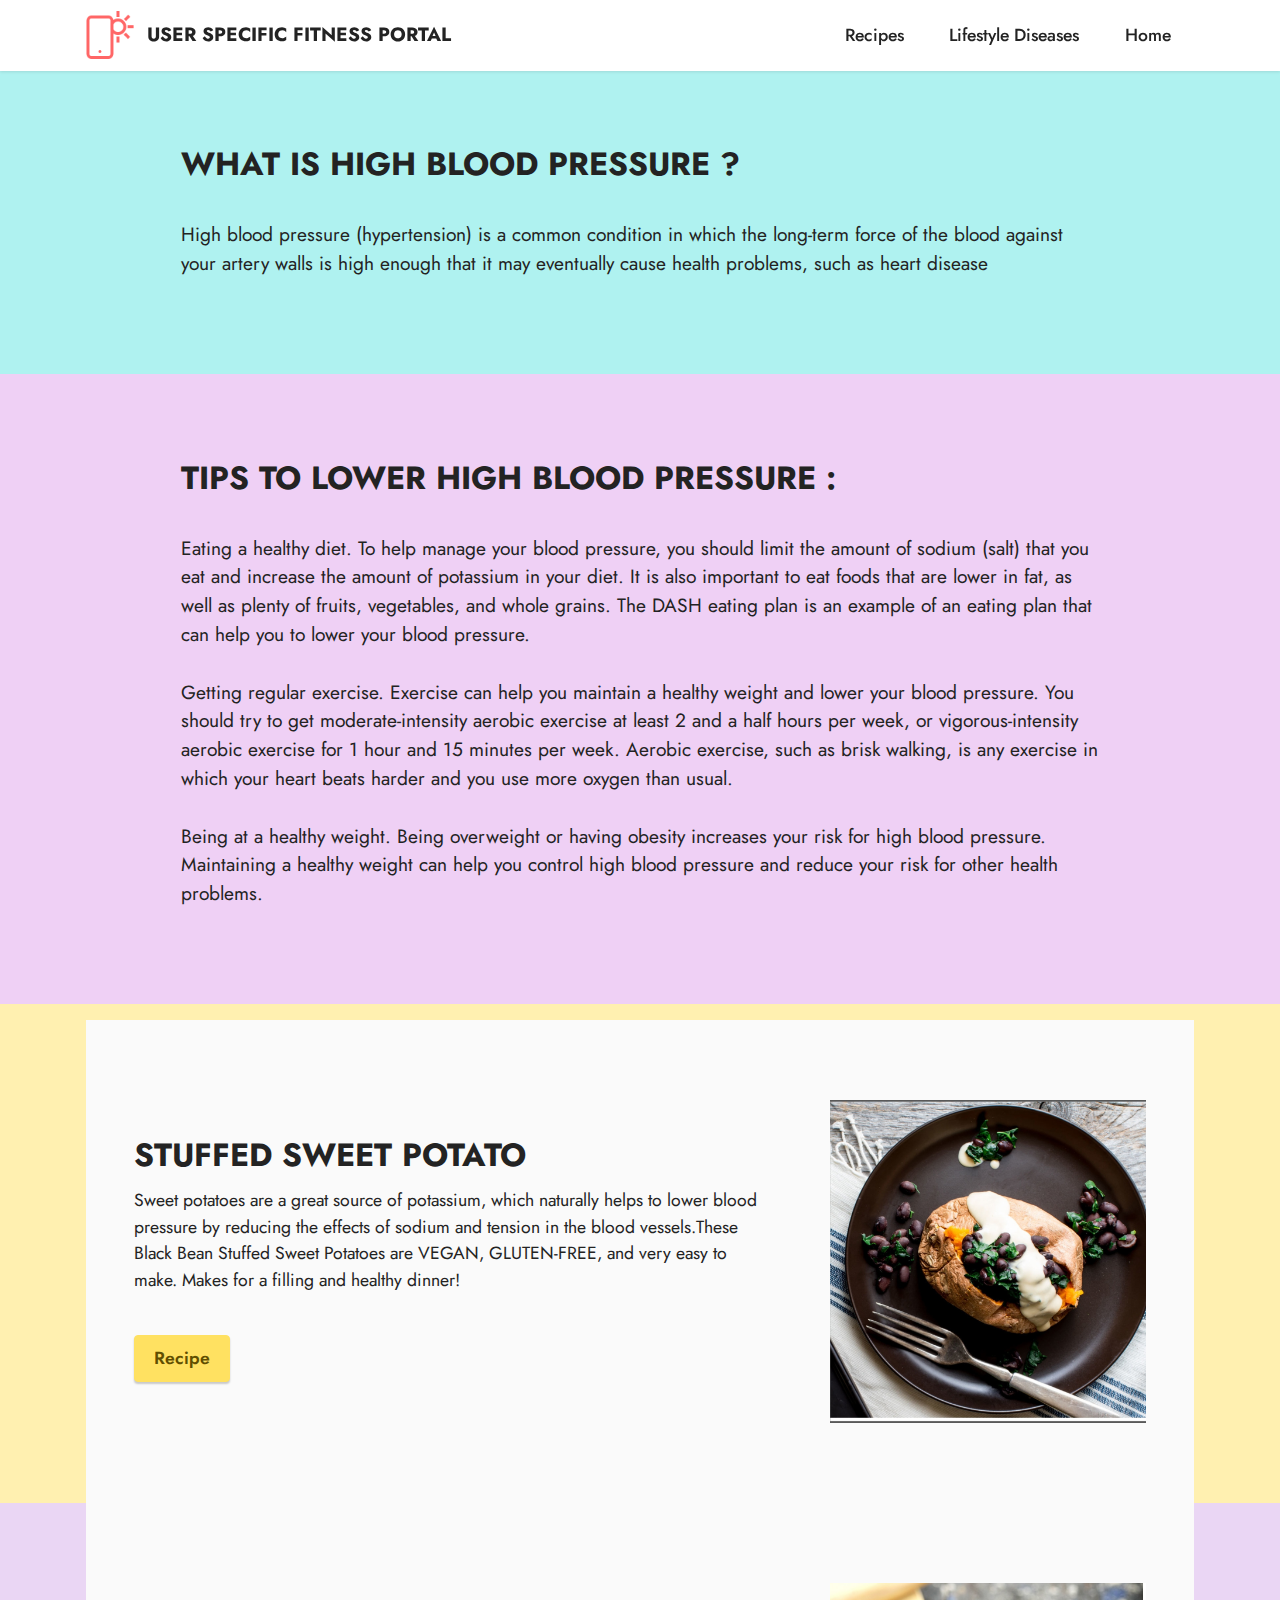
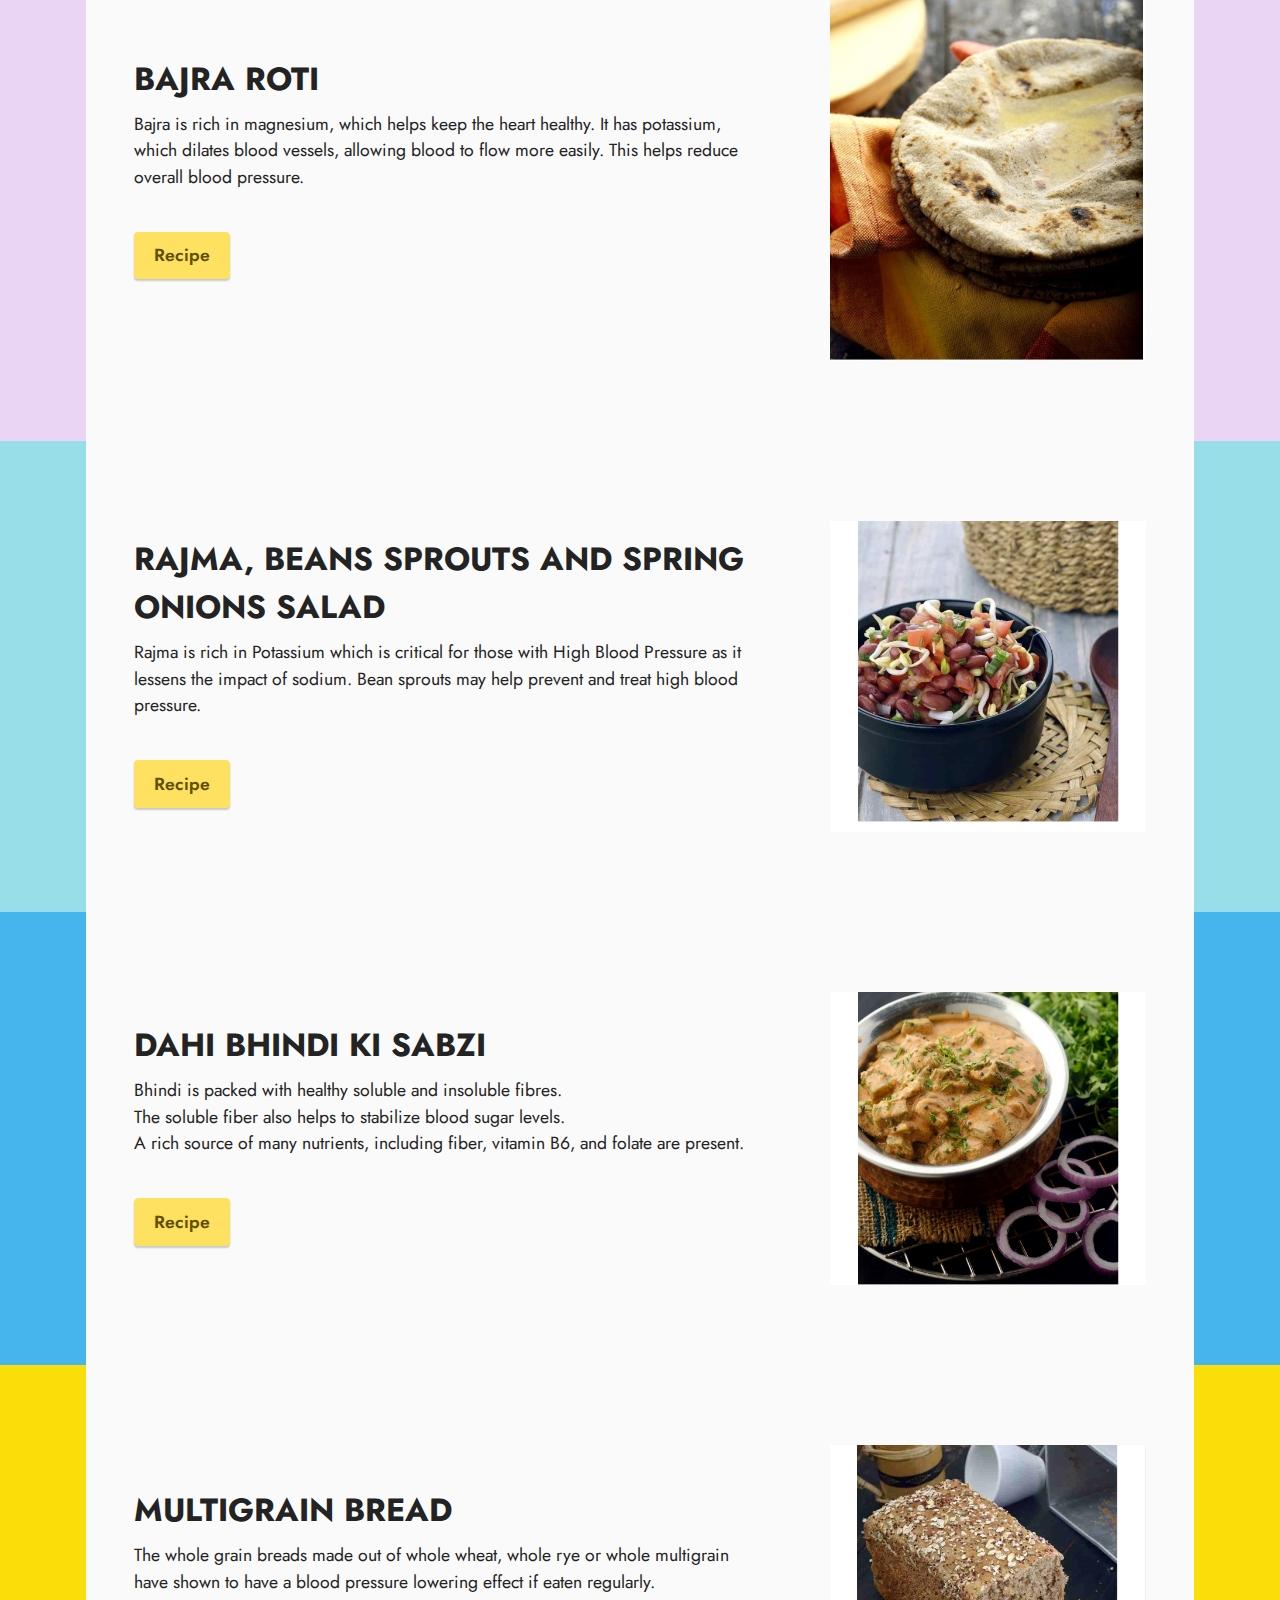
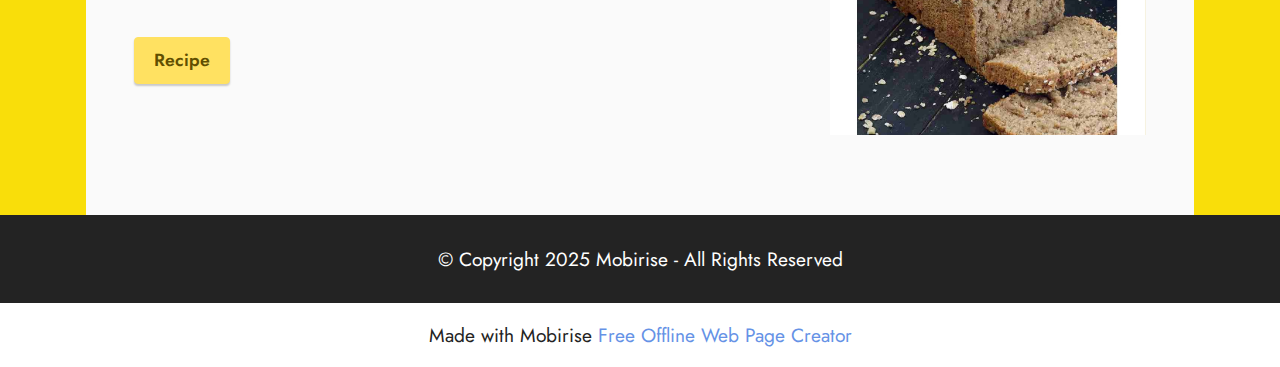
<file: page3.html>
<!DOCTYPE html>
<html  >
<head>
  <!-- Site made with Mobirise Website Builder v5.6.3, https://mobirise.com -->
  <meta charset="UTF-8">
  <meta http-equiv="X-UA-Compatible" content="IE=edge">
  <meta name="generator" content="Mobirise v5.6.3, mobirise.com">
  <meta name="viewport" content="width=device-width, initial-scale=1, minimum-scale=1">
  <link rel="shortcut icon" href="assets/images/logo.png" type="image/x-icon">
  <meta name="description" content="">
  
  
  <title>HIGH BLOOD PRESSURE</title>
  <link rel="stylesheet" href="assets/bootstrap/css/bootstrap.min.css">
  <link rel="stylesheet" href="assets/bootstrap/css/bootstrap-grid.min.css">
  <link rel="stylesheet" href="assets/bootstrap/css/bootstrap-reboot.min.css">
  <link rel="stylesheet" href="assets/dropdown/css/style.css">
  <link rel="stylesheet" href="assets/socicon/css/styles.css">
  <link rel="stylesheet" href="assets/theme/css/style.css">
  <link rel="preload" href="https://fonts.googleapis.com/css?family=Jost:100,200,300,400,500,600,700,800,900,100i,200i,300i,400i,500i,600i,700i,800i,900i&display=swap" as="style" onload="this.onload=null;this.rel='stylesheet'">
  <noscript><link rel="stylesheet" href="https://fonts.googleapis.com/css?family=Jost:100,200,300,400,500,600,700,800,900,100i,200i,300i,400i,500i,600i,700i,800i,900i&display=swap"></noscript>
  <link rel="preload" as="style" href="assets/mobirise/css/mbr-additional.css"><link rel="stylesheet" href="assets/mobirise/css/mbr-additional.css" type="text/css">
  
  
  
  
</head>
<body>
  
  <section data-bs-version="5.1" class="menu menu2 cid-t1EGtEtKrg" once="menu" id="menu2-n">
    
    <nav class="navbar navbar-dropdown navbar-fixed-top navbar-expand-lg">
        <div class="container">
            <div class="navbar-brand">
                <span class="navbar-logo">
                    <a href="https://mobiri.se">
                        <img src="assets/images/logo.png" alt="Mobirise Website Builder" style="height: 3rem;">
                    </a>
                </span>
                <span class="navbar-caption-wrap"><a class="navbar-caption text-black display-7" href="https://mobiri.se">USER SPECIFIC FITNESS PORTAL</a></span>
            </div>
            <button class="navbar-toggler" type="button" data-toggle="collapse" data-bs-toggle="collapse" data-target="#navbarSupportedContent" data-bs-target="#navbarSupportedContent" aria-controls="navbarNavAltMarkup" aria-expanded="false" aria-label="Toggle navigation">
                <div class="hamburger">
                    <span></span>
                    <span></span>
                    <span></span>
                    <span></span>
                </div>
            </button>
            <div class="collapse navbar-collapse" id="navbarSupportedContent">
                <ul class="navbar-nav nav-dropdown nav-right" data-app-modern-menu="true"><li class="nav-item"><a class="nav-link link text-black text-primary display-4" href="page1.html">Recipes</a></li>
                    <li class="nav-item"><a class="nav-link link text-black text-primary display-4" href="page2.html#top">Lifestyle Diseases</a></li><li class="nav-item"><a class="nav-link link text-black text-primary display-4" href="index.html">Home</a></li></ul>
                
                
            </div>
        </div>
    </nav>
</section>

<section data-bs-version="5.1" class="content5 cid-t1PrvErjpw" id="content5-19">
    
    <div class="container">
        <div class="row justify-content-center">
            <div class="col-md-12 col-lg-10">
                
                <h4 class="mbr-section-subtitle mbr-fonts-style mb-4 display-5"><strong>WHAT IS HIGH BLOOD PRESSURE ?</strong></h4>
                <p class="mbr-text mbr-fonts-style display-7">High blood pressure (hypertension) is a common condition in which the long-term force of the blood against your artery walls is high enough that it may eventually cause health problems, such as heart disease</p>
            </div>
        </div>
    </div>
</section>

<section data-bs-version="5.1" class="content5 cid-t1PrPmrvgp" id="content5-1a">
    
    <div class="container">
        <div class="row justify-content-center">
            <div class="col-md-12 col-lg-10">
                
                <h4 class="mbr-section-subtitle mbr-fonts-style mb-4 display-5"><strong>TIPS TO LOWER HIGH BLOOD PRESSURE :</strong></h4>
                <p class="mbr-text mbr-fonts-style display-7">Eating a healthy diet. To help manage your blood pressure, you should limit the amount of sodium (salt) that you eat and increase the amount of potassium in your diet. It is also important to eat foods that are lower in fat, as well as plenty of fruits, vegetables, and whole grains. The DASH eating plan is an example of an eating plan that can help you to lower your blood pressure.
<br>
<br>Getting regular exercise. Exercise can help you maintain a healthy weight and lower your blood pressure. You should try to get moderate-intensity aerobic exercise at least 2 and a half hours per week, or vigorous-intensity aerobic exercise for 1 hour and 15 minutes per week. Aerobic exercise, such as brisk walking, is any exercise in which your heart beats harder and you use more oxygen than usual.
<br>
<br>Being at a healthy weight. Being overweight or having obesity increases your risk for high blood pressure. Maintaining a healthy weight can help you control high blood pressure and reduce your risk for other health problems.</p>
            </div>
        </div>
    </div>
</section>

<section data-bs-version="5.1" class="features15 cid-t1Payu6ySt" id="features16-p">

    

    
    <div class="container">
        <div class="content-wrapper">
            <div class="row align-items-center">
                <div class="col-12 col-lg">
                    <div class="text-wrapper">
                        <h6 class="card-title mbr-fonts-style display-5"><strong>STUFFED SWEET POTATO</strong></h6>
                        <p class="mbr-text mbr-fonts-style mb-4 display-4">Sweet potatoes are a great source of potassium, which naturally helps to lower blood pressure by reducing the effects of sodium and tension in the blood vessels.These Black Bean Stuffed Sweet Potatoes are VEGAN, GLUTEN-FREE, and very easy to make. Makes for a filling and healthy dinner!</p>
                        <div class="mbr-section-btn mt-3"><a class="btn btn-warning display-4" href="https://www.eatingwell.com/recipe/260717/stuffed-sweet-potato-with-hummus-dressing/">Recipe</a></div>
                    </div>
                </div>
                <div class="col-12 col-lg-4">
                    <div class="image-wrapper">
                        <img src="assets/images/1648879634851.jpg" alt="FAILED TO LOAD IMAGE">
                    </div>
                </div>
            </div>
        </div>
    </div>
</section>

<section data-bs-version="5.1" class="features15 cid-t1PaBESfT1" id="features16-r">

    

    
    <div class="container">
        <div class="content-wrapper">
            <div class="row align-items-center">
                <div class="col-12 col-lg">
                    <div class="text-wrapper">
                        <h6 class="card-title mbr-fonts-style display-5"><strong>BAJRA ROTI</strong></h6>
                        <p class="mbr-text mbr-fonts-style mb-4 display-4">Bajra is rich in magnesium, which helps keep the heart healthy. It has potassium, which dilates blood vessels, allowing blood to flow more easily. This helps reduce overall blood pressure.&nbsp;<br></p>
                        <div class="mbr-section-btn mt-3"><a class="btn btn-warning display-4" href="https://www.tarladalal.com/bajra-roti-3892r">Recipe</a></div>
                    </div>
                </div>
                <div class="col-12 col-lg-4">
                    <div class="image-wrapper">
                        <img src="assets/images/1648879784670.jpg" alt="FAILED TO LOAD IMAGE">
                    </div>
                </div>
            </div>
        </div>
    </div>
</section>

<section data-bs-version="5.1" class="features15 cid-t1PaDKDIki" id="features16-s">

    

    
    <div class="container">
        <div class="content-wrapper">
            <div class="row align-items-center">
                <div class="col-12 col-lg">
                    <div class="text-wrapper">
                        <h6 class="card-title mbr-fonts-style display-5"><strong>RAJMA, BEANS SPROUTS AND SPRING ONIONS SALAD</strong></h6>
                        <p class="mbr-text mbr-fonts-style mb-4 display-4">Rajma is rich in Potassium which is critical for those with High Blood Pressure as it lessens the impact of sodium.&nbsp;Bean sprouts may help prevent and treat high blood pressure.</p>
                        <div class="mbr-section-btn mt-3"><a class="btn btn-warning display-4" href="https://www.tarladalal.com/rajma-bean-sprouts-and-spring-onion-salad-760r">Recipe</a></div>
                    </div>
                </div>
                <div class="col-12 col-lg-4">
                    <div class="image-wrapper">
                        <img src="assets/images/1648879926569.jpg" alt="FAILED TO LOAD IMAGE">
                    </div>
                </div>
            </div>
        </div>
    </div>
</section>

<section data-bs-version="5.1" class="features15 cid-t1PaAqckXe" id="features16-q">

    

    
    <div class="container">
        <div class="content-wrapper">
            <div class="row align-items-center">
                <div class="col-12 col-lg">
                    <div class="text-wrapper">
                        <h6 class="card-title mbr-fonts-style display-5"><strong>DAHI BHINDI KI SABZI</strong></h6>
                        <p class="mbr-text mbr-fonts-style mb-4 display-4">Bhindi is packed with healthy soluble and insoluble fibres.
<br>The soluble fiber also helps to stabilize blood sugar levels.<br>A rich source of many nutrients, including fiber, vitamin B6, and folate are present.</p>
                        <div class="mbr-section-btn mt-3"><a class="btn btn-warning display-4" href="https://www.tarladalal.com/dahi-bhindi-healthy-dahi-bhindi-3568r">Recipe</a></div>
                    </div>
                </div>
                <div class="col-12 col-lg-4">
                    <div class="image-wrapper">
                        <img src="assets/images/1648880032178.jpg" alt="FAILED TO LOAD IMAGE">
                    </div>
                </div>
            </div>
        </div>
    </div>
</section>

<section data-bs-version="5.1" class="features15 cid-t1PdaY8MXr" id="features16-t">

    

    
    <div class="container">
        <div class="content-wrapper">
            <div class="row align-items-center">
                <div class="col-12 col-lg">
                    <div class="text-wrapper">
                        <h6 class="card-title mbr-fonts-style display-5"><strong>MULTIGRAIN BREAD</strong></h6>
                        <p class="mbr-text mbr-fonts-style mb-4 display-4">The whole grain breads made out of whole wheat, whole rye or whole multigrain have shown to have a blood pressure lowering effect if eaten regularly.</p>
                        <div class="mbr-section-btn mt-3"><a class="btn btn-warning display-4" href="https://www.tarladalal.com/low-salt-high-fiber-multigrain-bread-42020r">Recipe</a></div>
                    </div>
                </div>
                <div class="col-12 col-lg-4">
                    <div class="image-wrapper">
                        <img src="assets/images/1648880100193.jpg" alt="FAILED TO LOAD IMAGE">
                    </div>
                </div>
            </div>
        </div>
    </div>
</section>

<section data-bs-version="5.1" class="footer7 cid-t1EJBdL7v0" once="footers" id="footer7-o">

    

    

    <div class="container">
        <div class="media-container-row align-center mbr-white">
            <div class="col-12">
                <p class="mbr-text mb-0 mbr-fonts-style display-7">
                    © Copyright 2025 Mobirise - All Rights Reserved
                </p>
            </div>
        </div>
    </div>
</section><section class="display-7" style="padding: 0;align-items: center;justify-content: center;flex-wrap: wrap;    align-content: center;display: flex;position: relative;height: 4rem;"><a href="https://mobiri.se/2711684" style="flex: 1 1;height: 4rem;position: absolute;width: 100%;z-index: 1;"><img alt="" style="height: 4rem;" src="[data-uri]"></a><p style="margin: 0;text-align: center;" class="display-7">Made with Mobirise &#8204;</p><a style="z-index:1" href="https://mobirise.com/offline-website-builder.html">Free Offline Web Page Creator</a></section><script src="assets/bootstrap/js/bootstrap.bundle.min.js"></script>  <script src="assets/smoothscroll/smooth-scroll.js"></script>  <script src="assets/ytplayer/index.js"></script>  <script src="assets/dropdown/js/navbar-dropdown.js"></script>  <script src="assets/theme/js/script.js"></script>  
  
  
</body>
</html>
</file>
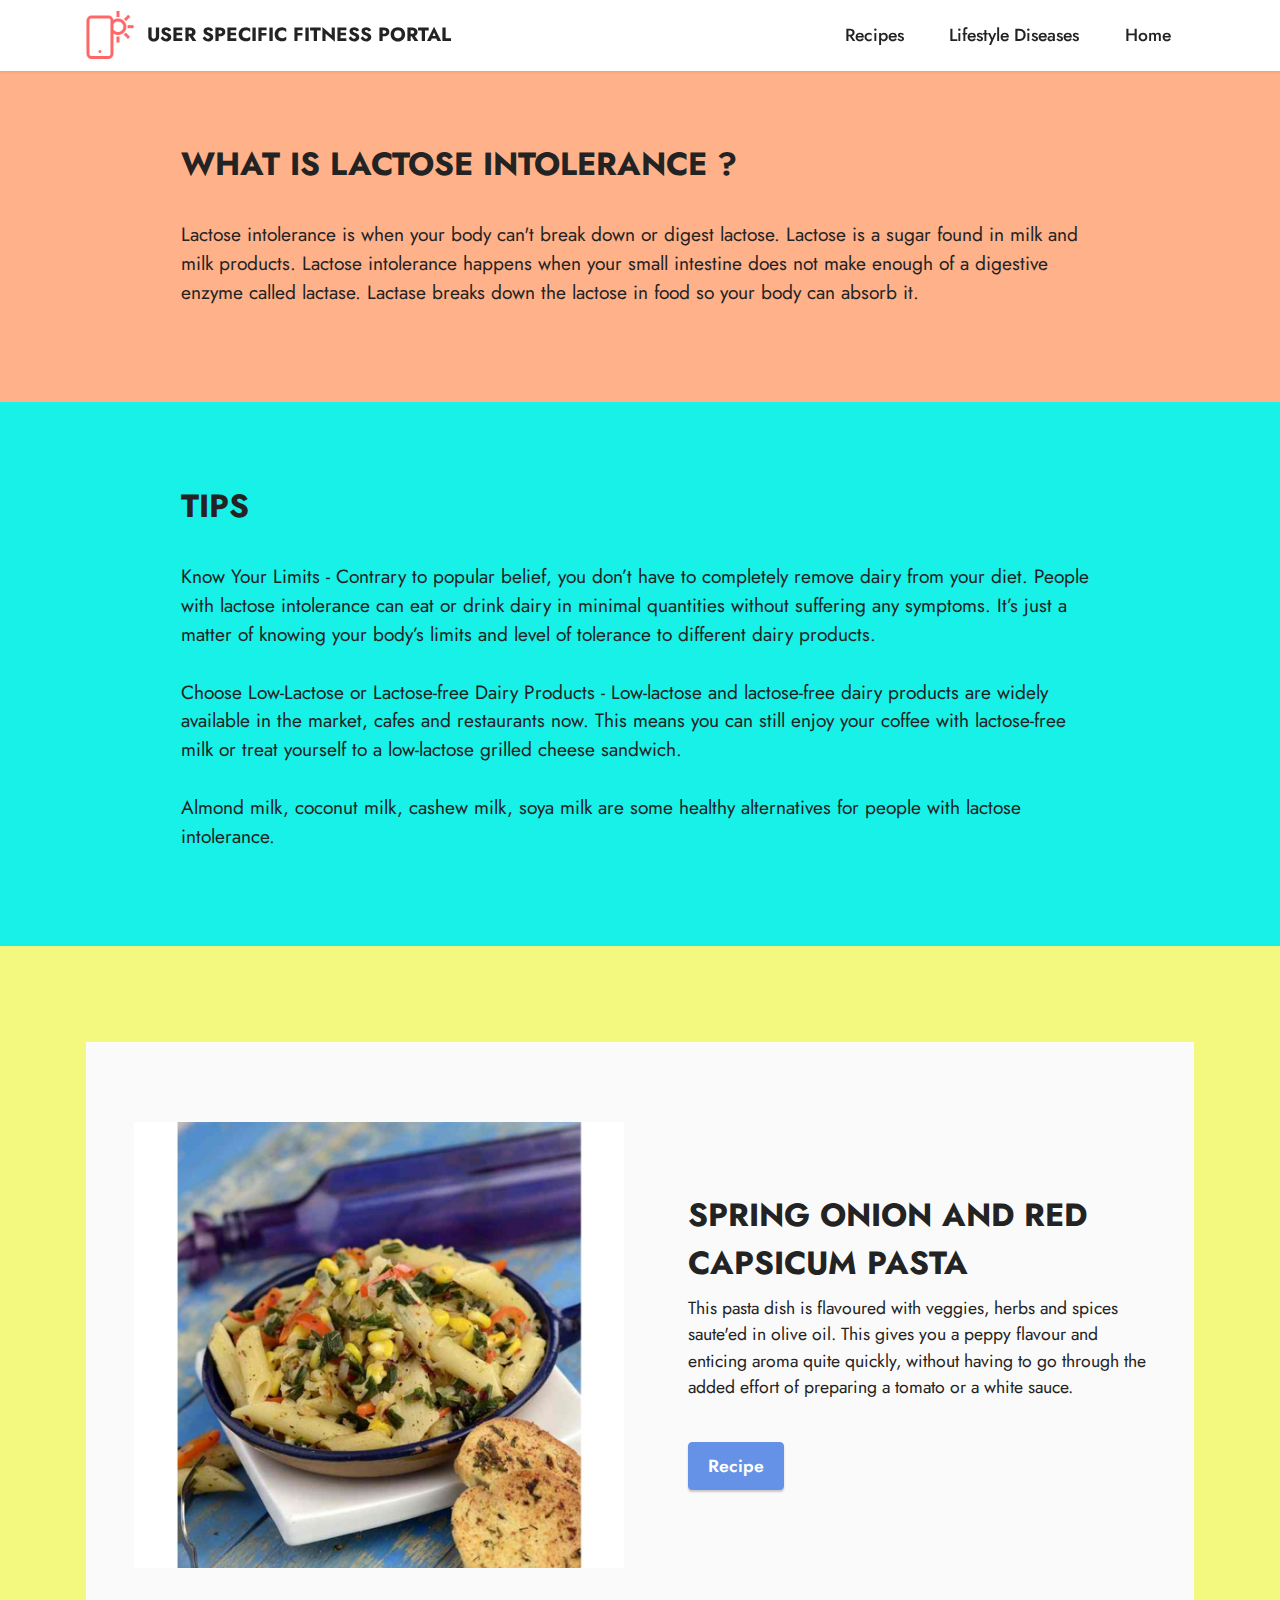
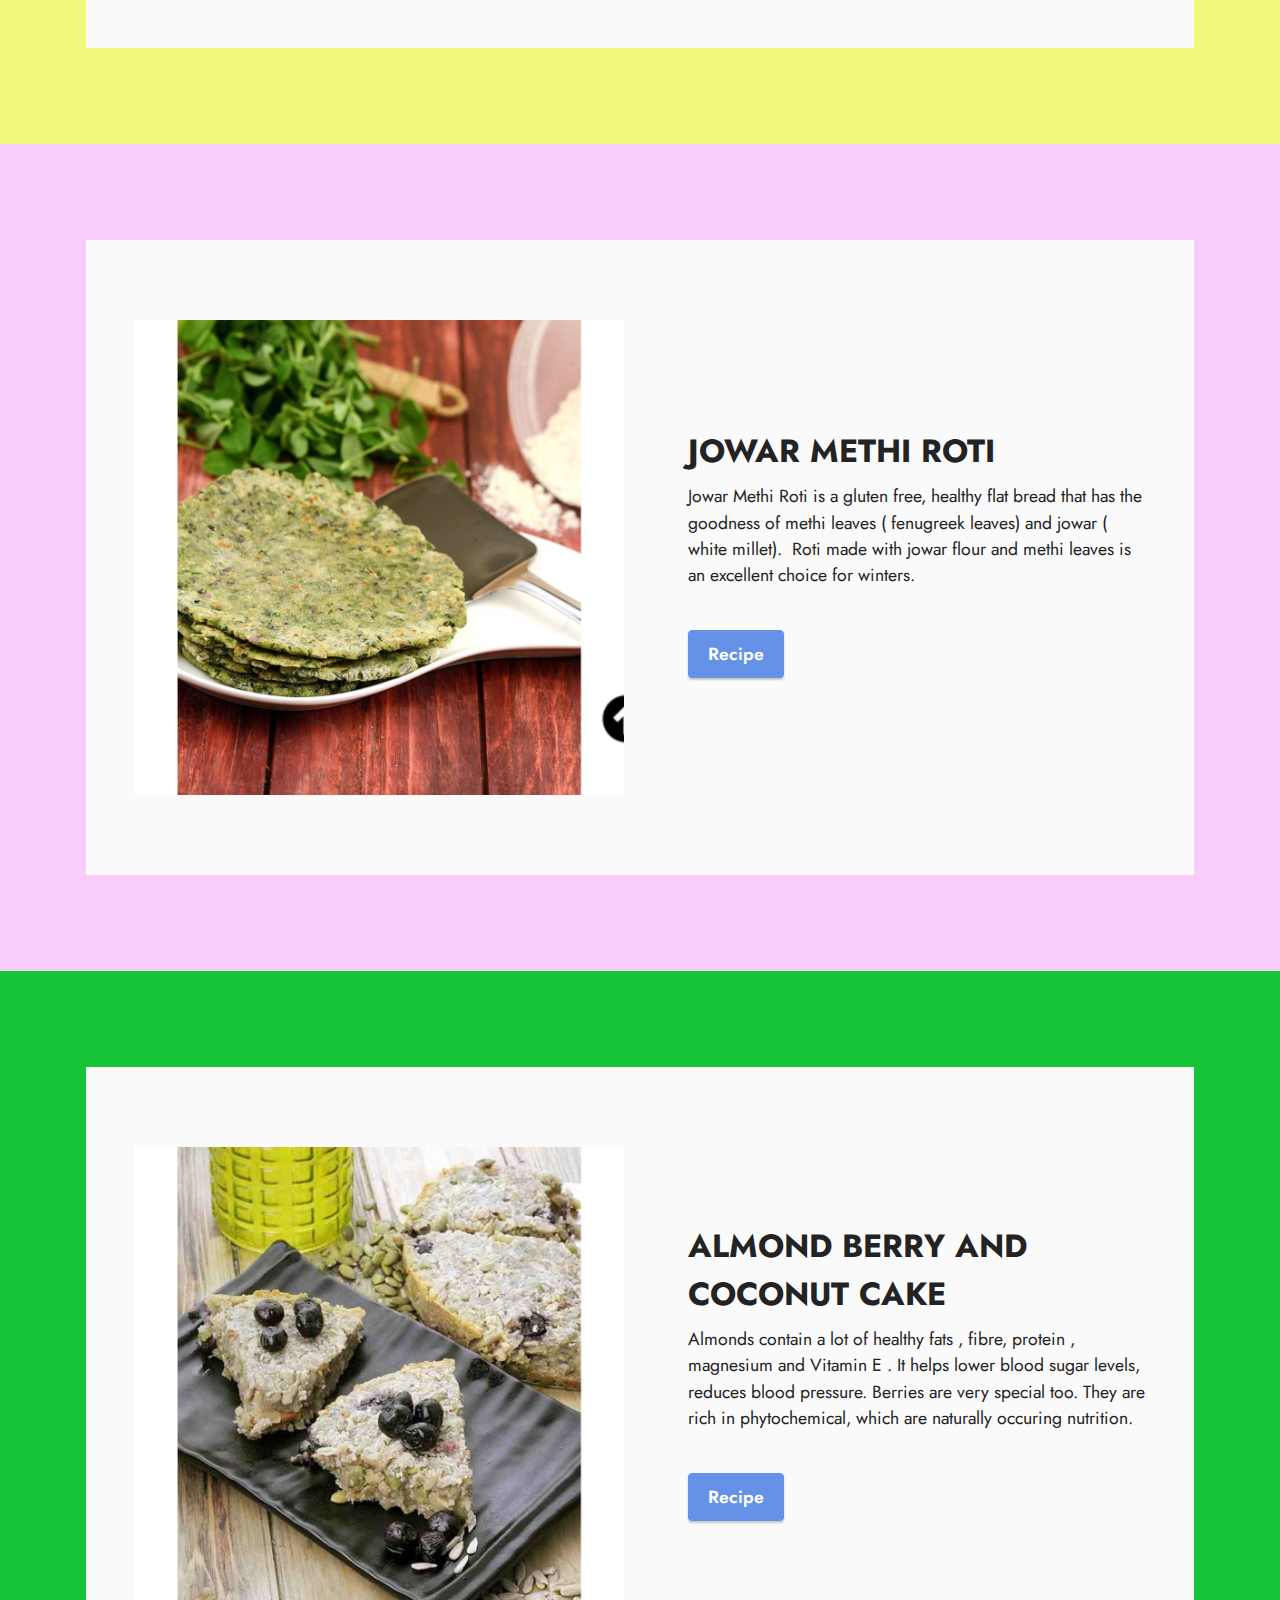
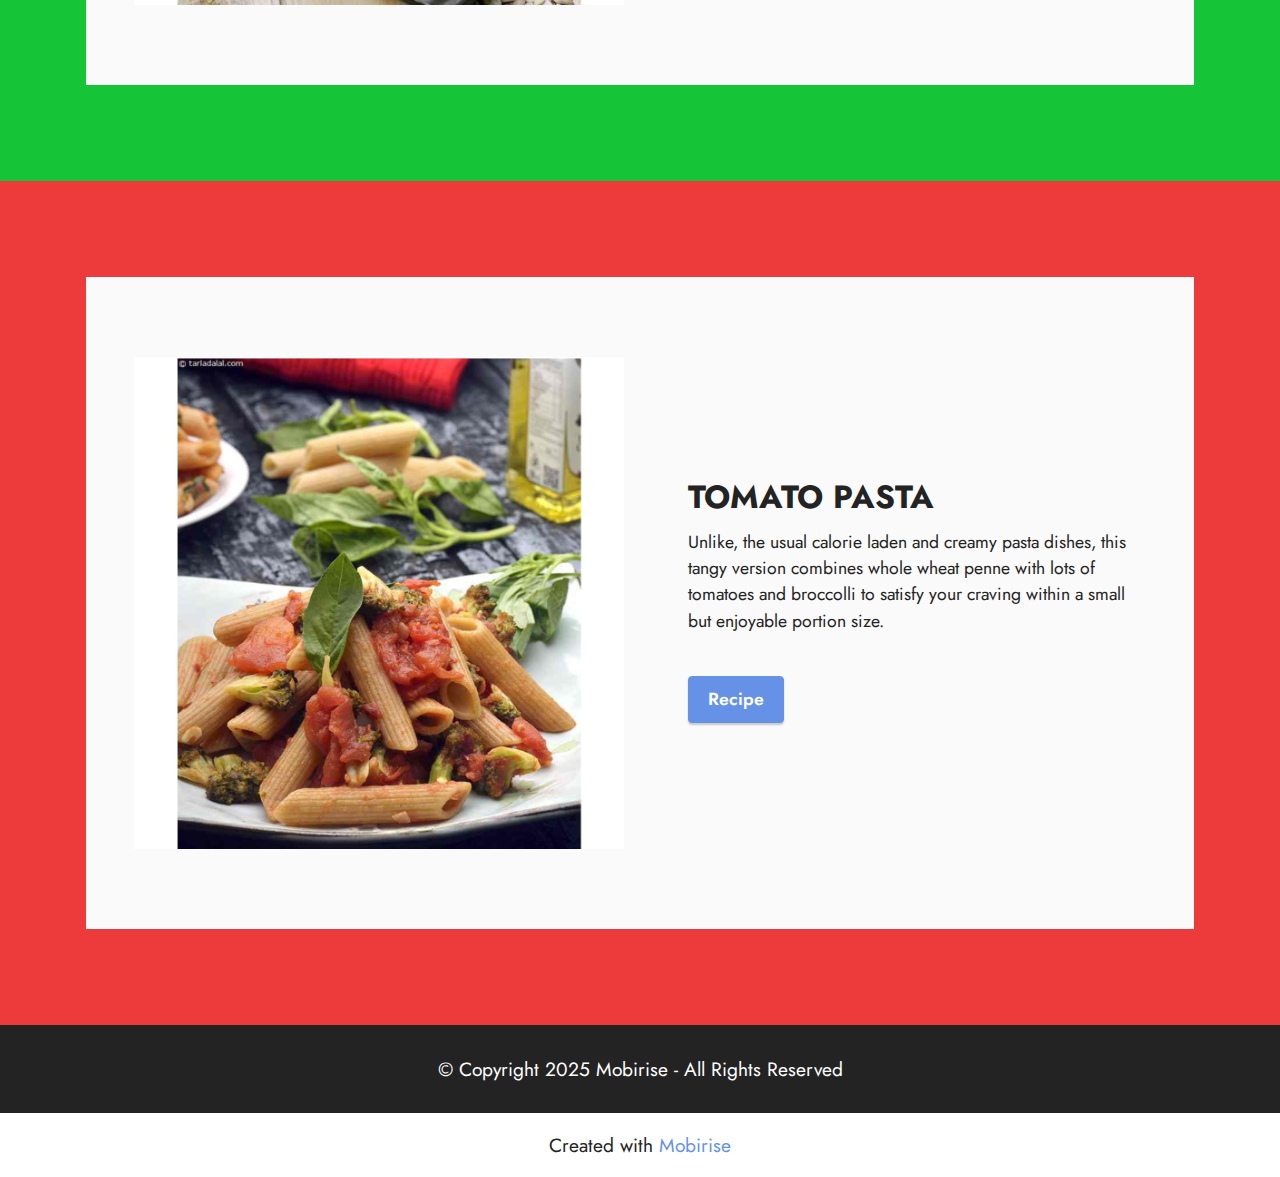
<file: page4.html>
<!DOCTYPE html>
<html  >
<head>
  <!-- Site made with Mobirise Website Builder v5.6.3, https://mobirise.com -->
  <meta charset="UTF-8">
  <meta http-equiv="X-UA-Compatible" content="IE=edge">
  <meta name="generator" content="Mobirise v5.6.3, mobirise.com">
  <meta name="viewport" content="width=device-width, initial-scale=1, minimum-scale=1">
  <link rel="shortcut icon" href="assets/images/logo.png" type="image/x-icon">
  <meta name="description" content="">
  
  
  <title>LACTOSE INTOLERANCE</title>
  <link rel="stylesheet" href="assets/bootstrap/css/bootstrap.min.css">
  <link rel="stylesheet" href="assets/bootstrap/css/bootstrap-grid.min.css">
  <link rel="stylesheet" href="assets/bootstrap/css/bootstrap-reboot.min.css">
  <link rel="stylesheet" href="assets/dropdown/css/style.css">
  <link rel="stylesheet" href="assets/socicon/css/styles.css">
  <link rel="stylesheet" href="assets/theme/css/style.css">
  <link rel="preload" href="https://fonts.googleapis.com/css?family=Jost:100,200,300,400,500,600,700,800,900,100i,200i,300i,400i,500i,600i,700i,800i,900i&display=swap" as="style" onload="this.onload=null;this.rel='stylesheet'">
  <noscript><link rel="stylesheet" href="https://fonts.googleapis.com/css?family=Jost:100,200,300,400,500,600,700,800,900,100i,200i,300i,400i,500i,600i,700i,800i,900i&display=swap"></noscript>
  <link rel="preload" as="style" href="assets/mobirise/css/mbr-additional.css"><link rel="stylesheet" href="assets/mobirise/css/mbr-additional.css" type="text/css">
  
  
  
  
</head>
<body>
  
  <section data-bs-version="5.1" class="menu menu2 cid-t1EGtEtKrg" once="menu" id="menu2-u">
    
    <nav class="navbar navbar-dropdown navbar-fixed-top navbar-expand-lg">
        <div class="container">
            <div class="navbar-brand">
                <span class="navbar-logo">
                    <a href="https://mobiri.se">
                        <img src="assets/images/logo.png" alt="Mobirise Website Builder" style="height: 3rem;">
                    </a>
                </span>
                <span class="navbar-caption-wrap"><a class="navbar-caption text-black display-7" href="https://mobiri.se">USER SPECIFIC FITNESS PORTAL</a></span>
            </div>
            <button class="navbar-toggler" type="button" data-toggle="collapse" data-bs-toggle="collapse" data-target="#navbarSupportedContent" data-bs-target="#navbarSupportedContent" aria-controls="navbarNavAltMarkup" aria-expanded="false" aria-label="Toggle navigation">
                <div class="hamburger">
                    <span></span>
                    <span></span>
                    <span></span>
                    <span></span>
                </div>
            </button>
            <div class="collapse navbar-collapse" id="navbarSupportedContent">
                <ul class="navbar-nav nav-dropdown nav-right" data-app-modern-menu="true"><li class="nav-item"><a class="nav-link link text-black text-primary display-4" href="page1.html">Recipes</a></li>
                    <li class="nav-item"><a class="nav-link link text-black text-primary display-4" href="page2.html#top">Lifestyle Diseases</a></li><li class="nav-item"><a class="nav-link link text-black text-primary display-4" href="index.html">Home</a></li></ul>
                
                
            </div>
        </div>
    </nav>
</section>

<section data-bs-version="5.1" class="content5 cid-t1PvJC0Dtd" id="content5-1b">
    
    <div class="container">
        <div class="row justify-content-center">
            <div class="col-md-12 col-lg-10">
                
                <h4 class="mbr-section-subtitle mbr-fonts-style mb-4 display-5"><strong>WHAT IS LACTOSE INTOLERANCE ?</strong></h4>
                <p class="mbr-text mbr-fonts-style display-7">Lactose intolerance is when your body can't break down or digest lactose. Lactose is a sugar found in milk and milk products. Lactose intolerance happens when your small intestine does not make enough of a digestive enzyme called lactase. Lactase breaks down the lactose in food so your body can absorb it.&nbsp;<br></p>
            </div>
        </div>
    </div>
</section>

<section data-bs-version="5.1" class="content5 cid-t1PvL0CPT7" id="content5-1c">
    
    <div class="container">
        <div class="row justify-content-center">
            <div class="col-md-12 col-lg-10">
                
                <h4 class="mbr-section-subtitle mbr-fonts-style mb-4 display-5"><strong>TIPS</strong></h4>
                <p class="mbr-text mbr-fonts-style display-7">Know Your Limits - Contrary to popular belief, you don’t have to completely remove dairy from your diet. People with lactose intolerance can eat or drink dairy in minimal quantities without suffering any symptoms. It’s just a matter of knowing your body’s limits and level of tolerance to different dairy products.<br><br>Choose Low-Lactose or Lactose-free Dairy Products - Low-lactose and lactose-free dairy products are widely available in the market, cafes and restaurants now. This means you can still enjoy your coffee with lactose-free milk or treat yourself to a low-lactose grilled cheese sandwich.<br>
<br>Almond milk, coconut milk, cashew milk, soya milk are some healthy alternatives for people with lactose intolerance.&nbsp;<br></p>
            </div>
        </div>
    </div>
</section>

<section data-bs-version="5.1" class="features16 cid-t1Pet3MJo1" id="features17-x">
    

    
    <div class="container">
        <div class="content-wrapper">
            <div class="row align-items-center">
                <div class="col-12 col-lg-6">
                    <div class="image-wrapper">
                        <img src="assets/images/1648880350681.jpg" alt="FAILED TO LOAD IMAGE">
                    </div>
                </div>
                <div class="col-12 col-lg">
                    <div class="text-wrapper">
                        <h6 class="card-title mbr-fonts-style display-5"><strong>SPRING ONION AND RED CAPSICUM PASTA</strong></h6>
                        <p class="mbr-text mbr-fonts-style mb-4 display-4">This pasta dish is flavoured with veggies, herbs and spices saute'ed in olive oil. This gives you a peppy flavour and enticing aroma quite quickly, without having to go through the added effort of preparing a tomato or a white sauce.</p>
                        <div class="mbr-section-btn mt-3"><a class="btn btn-primary display-4" href="https://www.tarladalal.com/spring-onion-and-red-capsicum-pasta-3307r">Recipe</a></div>
                    </div>
                </div>
            </div>
        </div>
    </div>
</section>

<section data-bs-version="5.1" class="features16 cid-t1PeunXUUh" id="features17-y">
    

    
    <div class="container">
        <div class="content-wrapper">
            <div class="row align-items-center">
                <div class="col-12 col-lg-6">
                    <div class="image-wrapper">
                        <img src="assets/images/1648880367533.jpg" alt="FAILED TO LOAD IMAGE">
                    </div>
                </div>
                <div class="col-12 col-lg">
                    <div class="text-wrapper">
                        <h6 class="card-title mbr-fonts-style display-5"><strong>JOWAR METHI ROTI</strong></h6>
                        <p class="mbr-text mbr-fonts-style mb-4 display-4">Jowar Methi Roti is a gluten free, healthy flat bread that has the goodness of methi leaves ( fenugreek leaves) and jowar ( white millet).&nbsp; Roti made with jowar flour and methi leaves is an excellent choice for winters.</p>
                        <div class="mbr-section-btn mt-3"><a class="btn btn-primary display-4" href="https://www.tarladalal.com/jowar-methi-roti-healthy-jowar-methi-paratha-5695r">Recipe</a></div>
                    </div>
                </div>
            </div>
        </div>
    </div>
</section>

<section data-bs-version="5.1" class="features16 cid-t1PevMc2GY" id="features17-z">
    

    
    <div class="container">
        <div class="content-wrapper">
            <div class="row align-items-center">
                <div class="col-12 col-lg-6">
                    <div class="image-wrapper">
                        <img src="assets/images/1648880178386.jpg" alt="FAILED TO LOAD IMAGE">
                    </div>
                </div>
                <div class="col-12 col-lg">
                    <div class="text-wrapper">
                        <h6 class="card-title mbr-fonts-style display-5"><strong>ALMOND BERRY AND COCONUT CAKE</strong></h6>
                        <p class="mbr-text mbr-fonts-style mb-4 display-4">Almonds contain a lot of healthy fats , fibre, protein , magnesium and Vitamin E . It helps lower blood sugar levels, reduces blood pressure. Berries are very special too. They are rich in phytochemical, which are naturally occuring nutrition.</p>
                        <div class="mbr-section-btn mt-3"><a class="btn btn-primary display-4" href="https://www.tarladalal.com/almond-berry-and-coconut-cake-for-fitness-and-weight-loss-41134r">Recipe</a></div>
                    </div>
                </div>
            </div>
        </div>
    </div>
</section>

<section data-bs-version="5.1" class="features16 cid-t1Pex0zFpD" id="features17-10">
    

    
    <div class="container">
        <div class="content-wrapper">
            <div class="row align-items-center">
                <div class="col-12 col-lg-6">
                    <div class="image-wrapper">
                        <img src="assets/images/1648880328209.jpg" alt="FAILED TO LOAD IMAGE">
                    </div>
                </div>
                <div class="col-12 col-lg">
                    <div class="text-wrapper">
                        <h6 class="card-title mbr-fonts-style display-5"><strong>TOMATO PASTA</strong></h6>
                        <p class="mbr-text mbr-fonts-style mb-4 display-4">Unlike, the usual calorie laden and creamy pasta dishes, this tangy version combines whole wheat penne with lots of tomatoes and broccolli to satisfy your craving within a small but enjoyable portion size.</p>
                        <div class="mbr-section-btn mt-3"><a class="btn btn-primary display-4" href="https://www.tarladalal.com/chunky-tomato-pasta-22283r">Recipe</a></div>
                    </div>
                </div>
            </div>
        </div>
    </div>
</section>

<section data-bs-version="5.1" class="footer7 cid-t1EJBdL7v0" once="footers" id="footer7-v">

    

    

    <div class="container">
        <div class="media-container-row align-center mbr-white">
            <div class="col-12">
                <p class="mbr-text mb-0 mbr-fonts-style display-7">
                    © Copyright 2025 Mobirise - All Rights Reserved
                </p>
            </div>
        </div>
    </div>
</section><section class="display-7" style="padding: 0;align-items: center;justify-content: center;flex-wrap: wrap;    align-content: center;display: flex;position: relative;height: 4rem;"><a href="https://mobiri.se/2711684" style="flex: 1 1;height: 4rem;position: absolute;width: 100%;z-index: 1;"><img alt="" style="height: 4rem;" src="[data-uri]"></a><p style="margin: 0;text-align: center;" class="display-7">Created with &#8204;</p><a style="z-index:1" href="https://mobirise.com">Mobirise </a></section><script src="assets/bootstrap/js/bootstrap.bundle.min.js"></script>  <script src="assets/smoothscroll/smooth-scroll.js"></script>  <script src="assets/ytplayer/index.js"></script>  <script src="assets/dropdown/js/navbar-dropdown.js"></script>  <script src="assets/theme/js/script.js"></script>  
  
  
</body>
</html>
</file>
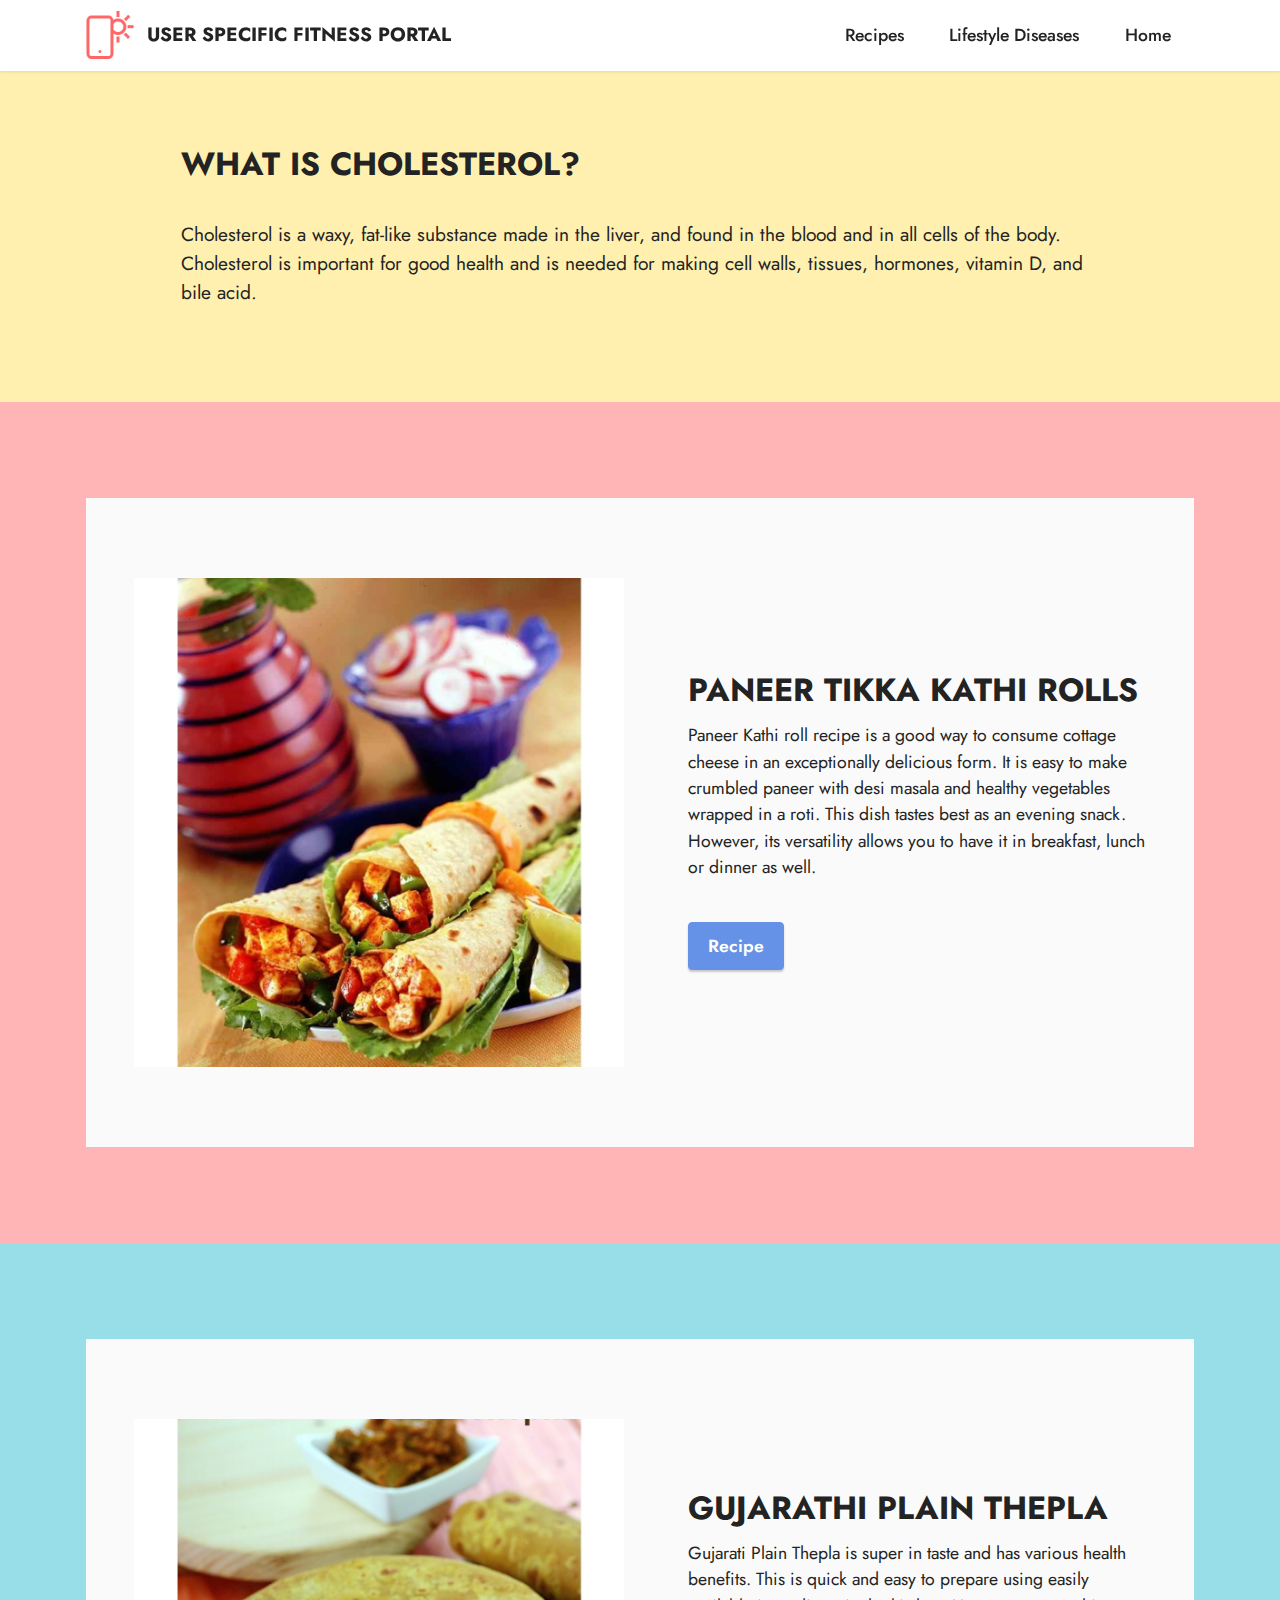
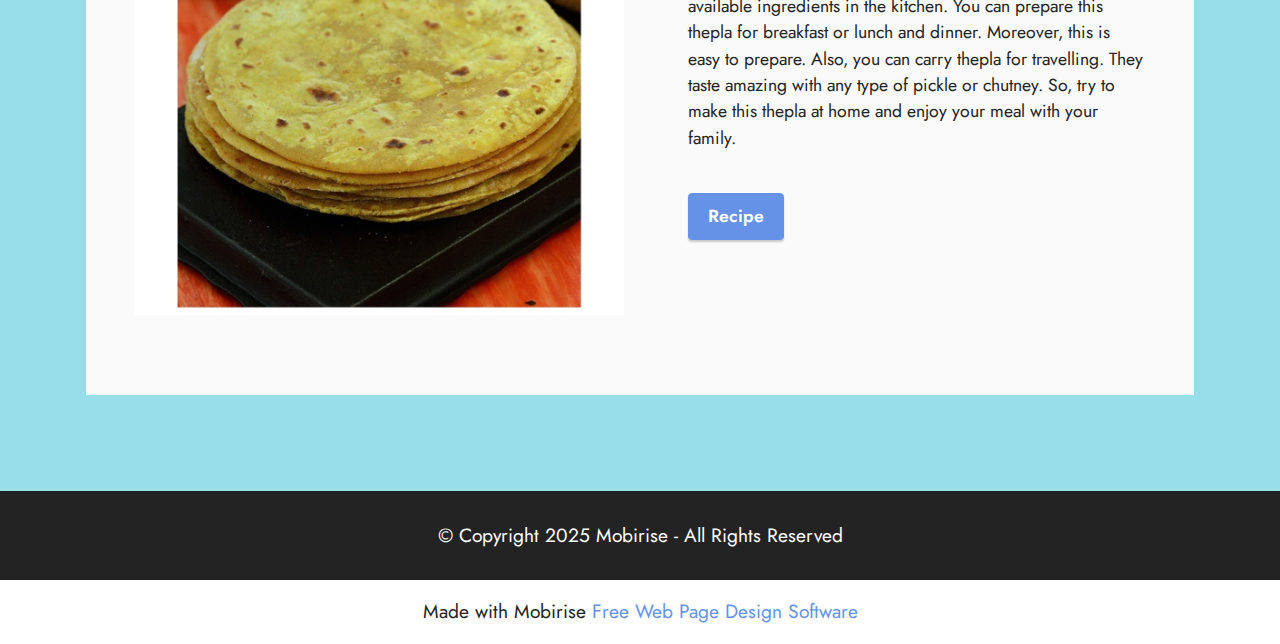
<file: page5.html>
<!DOCTYPE html>
<html  >
<head>
  <!-- Site made with Mobirise Website Builder v5.6.3, https://mobirise.com -->
  <meta charset="UTF-8">
  <meta http-equiv="X-UA-Compatible" content="IE=edge">
  <meta name="generator" content="Mobirise v5.6.3, mobirise.com">
  <meta name="viewport" content="width=device-width, initial-scale=1, minimum-scale=1">
  <link rel="shortcut icon" href="assets/images/logo.png" type="image/x-icon">
  <meta name="description" content="">
  
  
  <title>LOW CHOLESTEROL</title>
  <link rel="stylesheet" href="assets/bootstrap/css/bootstrap.min.css">
  <link rel="stylesheet" href="assets/bootstrap/css/bootstrap-grid.min.css">
  <link rel="stylesheet" href="assets/bootstrap/css/bootstrap-reboot.min.css">
  <link rel="stylesheet" href="assets/dropdown/css/style.css">
  <link rel="stylesheet" href="assets/socicon/css/styles.css">
  <link rel="stylesheet" href="assets/theme/css/style.css">
  <link rel="preload" href="https://fonts.googleapis.com/css?family=Jost:100,200,300,400,500,600,700,800,900,100i,200i,300i,400i,500i,600i,700i,800i,900i&display=swap" as="style" onload="this.onload=null;this.rel='stylesheet'">
  <noscript><link rel="stylesheet" href="https://fonts.googleapis.com/css?family=Jost:100,200,300,400,500,600,700,800,900,100i,200i,300i,400i,500i,600i,700i,800i,900i&display=swap"></noscript>
  <link rel="preload" as="style" href="assets/mobirise/css/mbr-additional.css"><link rel="stylesheet" href="assets/mobirise/css/mbr-additional.css" type="text/css">
  
  
  
  
</head>
<body>
  
  <section data-bs-version="5.1" class="menu menu2 cid-t1EGtEtKrg" once="menu" id="menu2-11">
    
    <nav class="navbar navbar-dropdown navbar-fixed-top navbar-expand-lg">
        <div class="container">
            <div class="navbar-brand">
                <span class="navbar-logo">
                    <a href="https://mobiri.se">
                        <img src="assets/images/logo.png" alt="Mobirise Website Builder" style="height: 3rem;">
                    </a>
                </span>
                <span class="navbar-caption-wrap"><a class="navbar-caption text-black display-7" href="https://mobiri.se">USER SPECIFIC FITNESS PORTAL</a></span>
            </div>
            <button class="navbar-toggler" type="button" data-toggle="collapse" data-bs-toggle="collapse" data-target="#navbarSupportedContent" data-bs-target="#navbarSupportedContent" aria-controls="navbarNavAltMarkup" aria-expanded="false" aria-label="Toggle navigation">
                <div class="hamburger">
                    <span></span>
                    <span></span>
                    <span></span>
                    <span></span>
                </div>
            </button>
            <div class="collapse navbar-collapse" id="navbarSupportedContent">
                <ul class="navbar-nav nav-dropdown nav-right" data-app-modern-menu="true"><li class="nav-item"><a class="nav-link link text-black text-primary display-4" href="page1.html">Recipes</a></li>
                    <li class="nav-item"><a class="nav-link link text-black text-primary display-4" href="page2.html#top">Lifestyle Diseases</a></li><li class="nav-item"><a class="nav-link link text-black text-primary display-4" href="index.html">Home</a></li></ul>
                
                
            </div>
        </div>
    </nav>
</section>

<section data-bs-version="5.1" class="content5 cid-t1PzqtIOb3" id="content5-1d">
    
    <div class="container">
        <div class="row justify-content-center">
            <div class="col-md-12 col-lg-10">
                
                <h4 class="mbr-section-subtitle mbr-fonts-style mb-4 display-5"><strong>WHAT IS CHOLESTEROL?</strong></h4>
                <p class="mbr-text mbr-fonts-style display-7">Cholesterol is a waxy, fat-like substance made in the liver, and found in the blood and in all cells of the body. Cholesterol is important for good health and is needed for making cell walls, tissues, hormones, vitamin D, and bile acid.</p>
            </div>
        </div>
    </div>
</section>

<section data-bs-version="5.1" class="features16 cid-t1PgZl9OGU" id="features17-15">
    

    
    <div class="container">
        <div class="content-wrapper">
            <div class="row align-items-center">
                <div class="col-12 col-lg-6">
                    <div class="image-wrapper">
                        <img src="assets/images/1648881983842.jpg" alt="FAILED TO LOAD IMAGE">
                    </div>
                </div>
                <div class="col-12 col-lg">
                    <div class="text-wrapper">
                        <h6 class="card-title mbr-fonts-style display-5"><strong>PANEER TIKKA KATHI ROLLS</strong></h6>
                        <p class="mbr-text mbr-fonts-style mb-4 display-4">Paneer Kathi roll recipe is a good way to consume cottage cheese in an exceptionally delicious form. It is easy to make crumbled paneer with desi masala and healthy vegetables wrapped in a roti. This dish tastes best as an evening snack. However, its versatility allows you to have it in breakfast, lunch or dinner as well.</p>
                        <div class="mbr-section-btn mt-3"><a class="btn btn-primary display-4" href="https://www.tarladalal.com/paneer-tikka-kathi-rolls-3559r">Recipe</a></div>
                    </div>
                </div>
            </div>
        </div>
    </div>
</section>

<section data-bs-version="5.1" class="features16 cid-t1Ph3K8HMY" id="features17-16">
    

    
    <div class="container">
        <div class="content-wrapper">
            <div class="row align-items-center">
                <div class="col-12 col-lg-6">
                    <div class="image-wrapper">
                        <img src="assets/images/1648881999783.jpg" alt="FAILED TO LOAD IMAGE">
                    </div>
                </div>
                <div class="col-12 col-lg">
                    <div class="text-wrapper">
                        <h6 class="card-title mbr-fonts-style display-5"><strong>GUJARATHI PLAIN THEPLA</strong></h6>
                        <p class="mbr-text mbr-fonts-style mb-4 display-4">Gujarati Plain Thepla is super in taste and has various health benefits. This is quick and easy to prepare using easily available ingredients in the kitchen. You can prepare this thepla for breakfast or lunch and dinner. Moreover, this is easy to prepare. Also, you can carry thepla for travelling. They taste amazing with any type of pickle or chutney. So, try to make this thepla at home and enjoy your meal with your family.&nbsp;</p>
                        <div class="mbr-section-btn mt-3"><a class="btn btn-primary display-4" href="https://www.tarladalal.com/thepla--gujarati-recipe-630r">Recipe</a></div>
                    </div>
                </div>
            </div>
        </div>
    </div>
</section>

<section data-bs-version="5.1" class="footer7 cid-t1EJBdL7v0" once="footers" id="footer7-12">

    

    

    <div class="container">
        <div class="media-container-row align-center mbr-white">
            <div class="col-12">
                <p class="mbr-text mb-0 mbr-fonts-style display-7">
                    © Copyright 2025 Mobirise - All Rights Reserved
                </p>
            </div>
        </div>
    </div>
</section><section class="display-7" style="padding: 0;align-items: center;justify-content: center;flex-wrap: wrap;    align-content: center;display: flex;position: relative;height: 4rem;"><a href="https://mobiri.se/2711684" style="flex: 1 1;height: 4rem;position: absolute;width: 100%;z-index: 1;"><img alt="" style="height: 4rem;" src="[data-uri]"></a><p style="margin: 0;text-align: center;" class="display-7">Made with Mobirise &#8204;</p><a style="z-index:1" href="https://mobirise.com/website-design-software.html">Free Web Page Design Software</a></section><script src="assets/bootstrap/js/bootstrap.bundle.min.js"></script>  <script src="assets/smoothscroll/smooth-scroll.js"></script>  <script src="assets/ytplayer/index.js"></script>  <script src="assets/dropdown/js/navbar-dropdown.js"></script>  <script src="assets/theme/js/script.js"></script>  
  
  
</body>
</html>
</file>
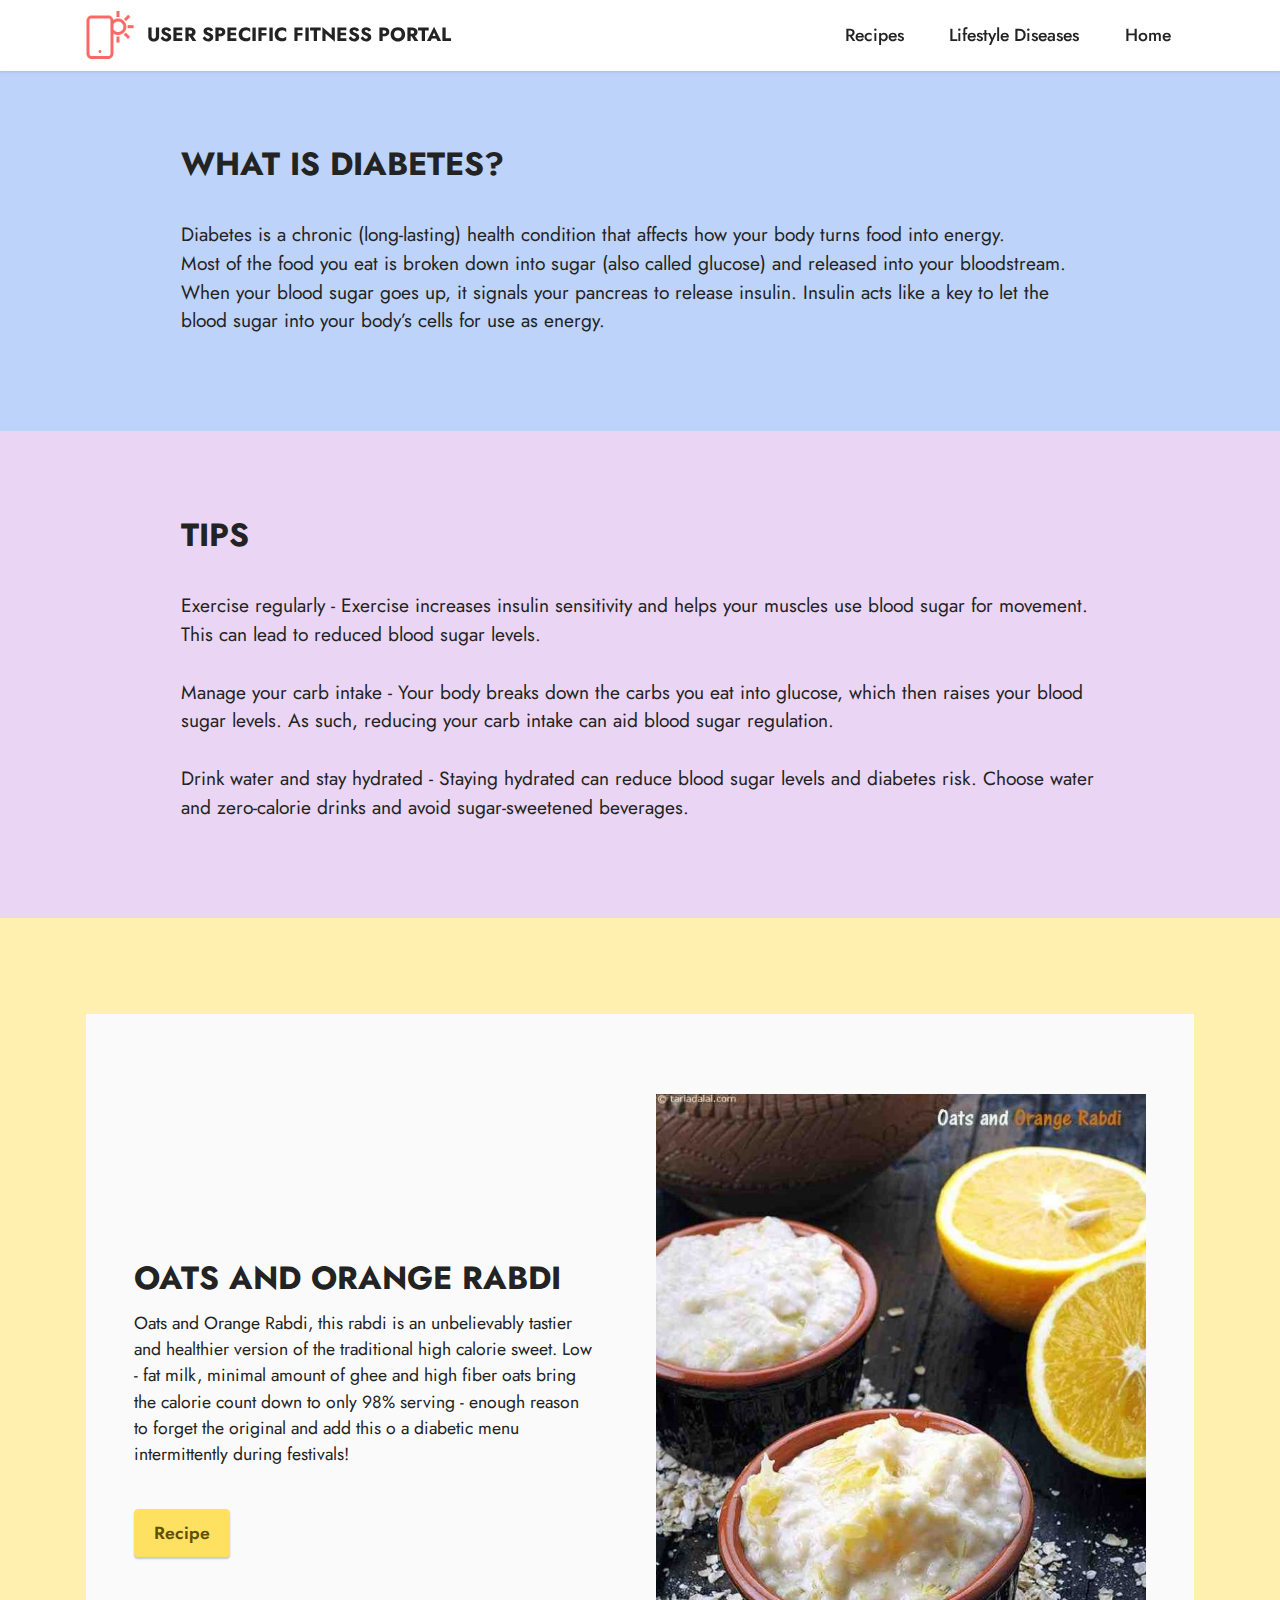
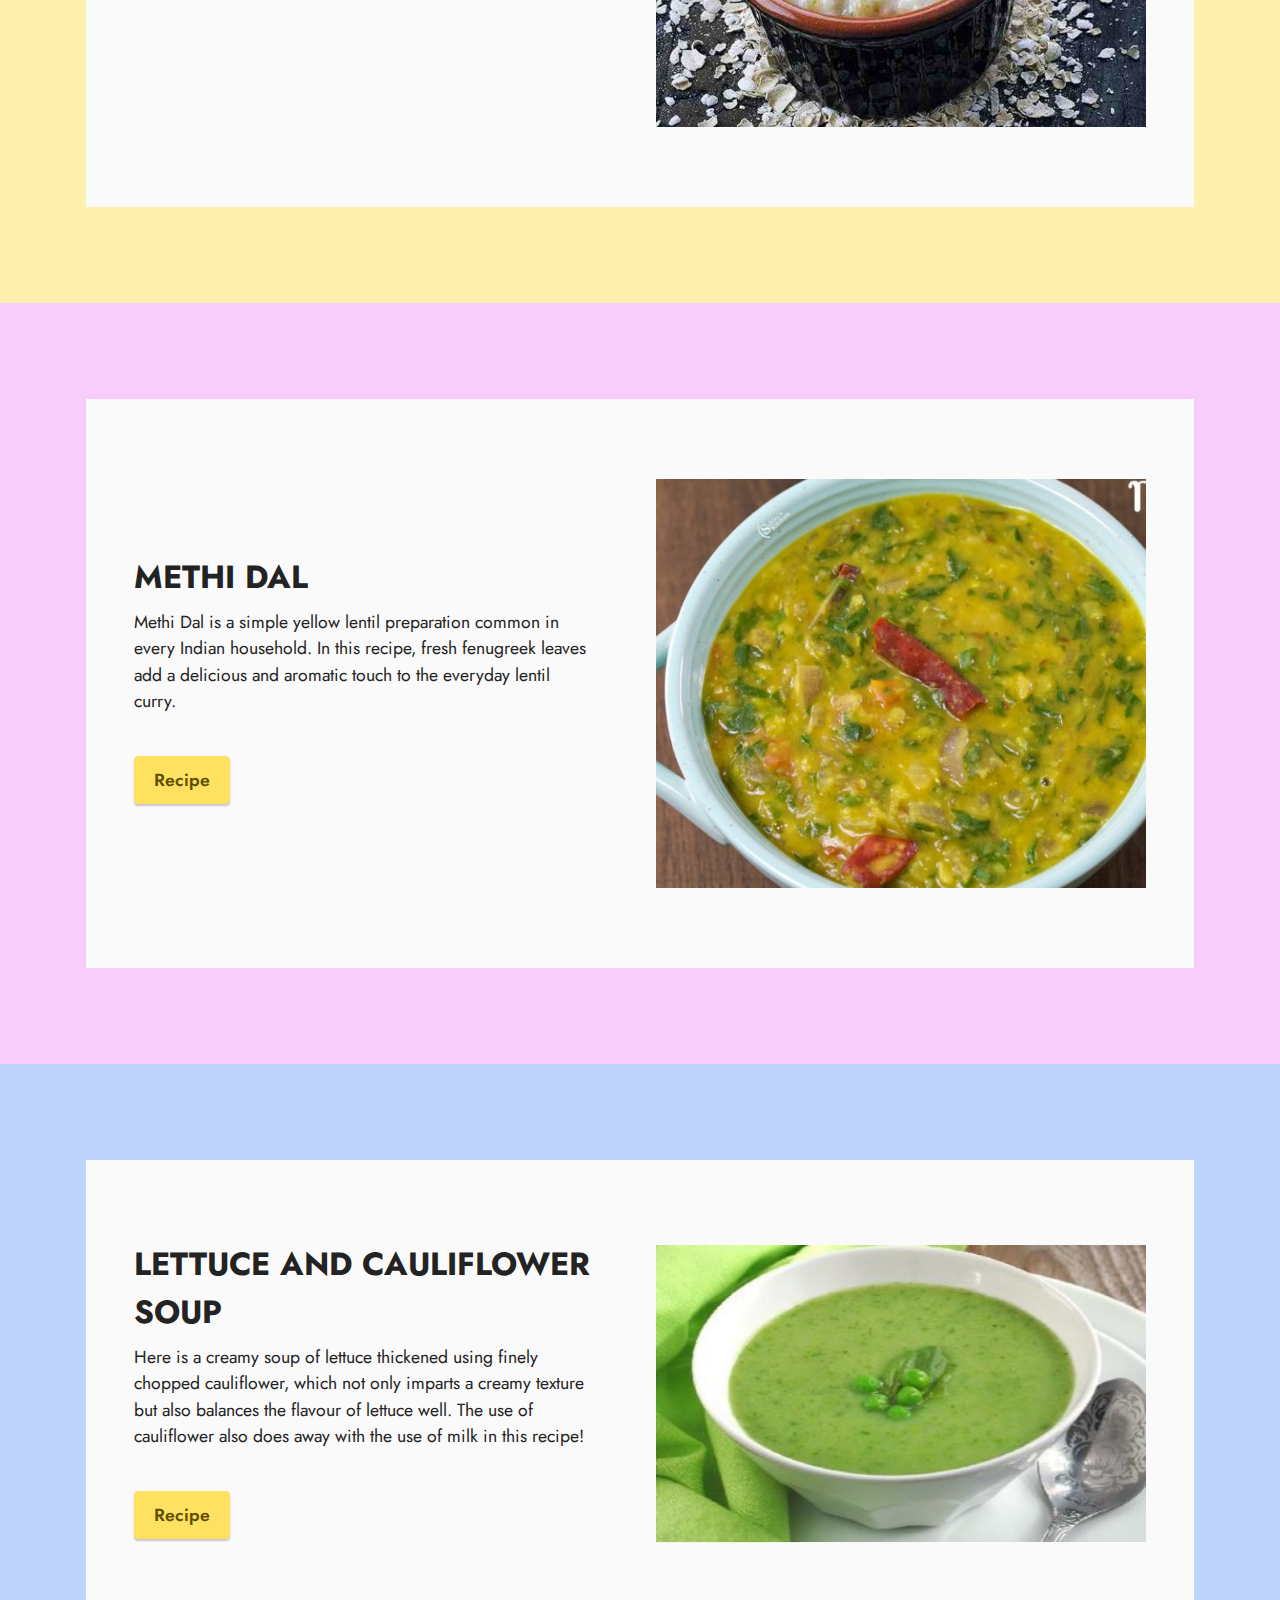
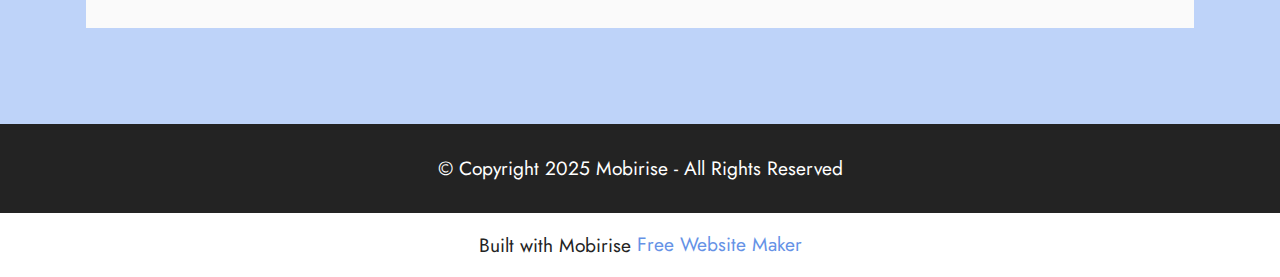
<file: page6.html>
<!DOCTYPE html>
<html  >
<head>
  <!-- Site made with Mobirise Website Builder v5.6.3, https://mobirise.com -->
  <meta charset="UTF-8">
  <meta http-equiv="X-UA-Compatible" content="IE=edge">
  <meta name="generator" content="Mobirise v5.6.3, mobirise.com">
  <meta name="viewport" content="width=device-width, initial-scale=1, minimum-scale=1">
  <link rel="shortcut icon" href="assets/images/logo.png" type="image/x-icon">
  <meta name="description" content="">
  
  
  <title>DIABETES</title>
  <link rel="stylesheet" href="assets/bootstrap/css/bootstrap.min.css">
  <link rel="stylesheet" href="assets/bootstrap/css/bootstrap-grid.min.css">
  <link rel="stylesheet" href="assets/bootstrap/css/bootstrap-reboot.min.css">
  <link rel="stylesheet" href="assets/dropdown/css/style.css">
  <link rel="stylesheet" href="assets/socicon/css/styles.css">
  <link rel="stylesheet" href="assets/theme/css/style.css">
  <link rel="preload" href="https://fonts.googleapis.com/css?family=Jost:100,200,300,400,500,600,700,800,900,100i,200i,300i,400i,500i,600i,700i,800i,900i&display=swap" as="style" onload="this.onload=null;this.rel='stylesheet'">
  <noscript><link rel="stylesheet" href="https://fonts.googleapis.com/css?family=Jost:100,200,300,400,500,600,700,800,900,100i,200i,300i,400i,500i,600i,700i,800i,900i&display=swap"></noscript>
  <link rel="preload" as="style" href="assets/mobirise/css/mbr-additional.css"><link rel="stylesheet" href="assets/mobirise/css/mbr-additional.css" type="text/css">
  
  
  
  
</head>
<body>
  
  <section data-bs-version="5.1" class="menu menu2 cid-t1EGtEtKrg" once="menu" id="menu2-1e">
    
    <nav class="navbar navbar-dropdown navbar-fixed-top navbar-expand-lg">
        <div class="container">
            <div class="navbar-brand">
                <span class="navbar-logo">
                    <a href="https://mobiri.se">
                        <img src="assets/images/logo.png" alt="Mobirise Website Builder" style="height: 3rem;">
                    </a>
                </span>
                <span class="navbar-caption-wrap"><a class="navbar-caption text-black display-7" href="https://mobiri.se">USER SPECIFIC FITNESS PORTAL</a></span>
            </div>
            <button class="navbar-toggler" type="button" data-toggle="collapse" data-bs-toggle="collapse" data-target="#navbarSupportedContent" data-bs-target="#navbarSupportedContent" aria-controls="navbarNavAltMarkup" aria-expanded="false" aria-label="Toggle navigation">
                <div class="hamburger">
                    <span></span>
                    <span></span>
                    <span></span>
                    <span></span>
                </div>
            </button>
            <div class="collapse navbar-collapse" id="navbarSupportedContent">
                <ul class="navbar-nav nav-dropdown nav-right" data-app-modern-menu="true"><li class="nav-item"><a class="nav-link link text-black text-primary display-4" href="page1.html">Recipes</a></li>
                    <li class="nav-item"><a class="nav-link link text-black text-primary display-4" href="page2.html#top">Lifestyle Diseases</a></li><li class="nav-item"><a class="nav-link link text-black text-primary display-4" href="index.html">Home</a></li></ul>
                
                
            </div>
        </div>
    </nav>
</section>

<section data-bs-version="5.1" class="content5 cid-t1UVBTfxSs" id="content5-1j">
    
    <div class="container">
        <div class="row justify-content-center">
            <div class="col-md-12 col-lg-10">
                
                <h4 class="mbr-section-subtitle mbr-fonts-style mb-4 display-5"><strong>WHAT IS DIABETES?</strong></h4>
                <p class="mbr-text mbr-fonts-style display-7">Diabetes is a chronic (long-lasting) health condition that affects how your body turns food into energy.
<br>Most of the food you eat is broken down into sugar (also called glucose) and released into your bloodstream. When your blood sugar goes up, it signals your pancreas to release insulin. Insulin acts like a key to let the blood sugar into your body’s cells for use as energy.</p>
            </div>
        </div>
    </div>
</section>

<section data-bs-version="5.1" class="content5 cid-t1UVE927rX" id="content5-1k">
    
    <div class="container">
        <div class="row justify-content-center">
            <div class="col-md-12 col-lg-10">
                
                <h4 class="mbr-section-subtitle mbr-fonts-style mb-4 display-5"><strong>TIPS&nbsp;</strong></h4>
                <p class="mbr-text mbr-fonts-style display-7">Exercise regularly - Exercise increases insulin sensitivity and helps your muscles use blood sugar for movement. This can lead to reduced blood sugar levels.
<br>
<br>Manage your carb intake - Your body breaks down the carbs you eat into glucose, which then raises your blood sugar levels. As such, reducing your carb intake can aid blood sugar regulation.
<br>
<br>Drink water and stay hydrated - Staying hydrated can reduce blood sugar levels and diabetes risk. Choose water and zero-calorie drinks and avoid sugar-sweetened beverages.</p>
            </div>
        </div>
    </div>
</section>

<section data-bs-version="5.1" class="features15 cid-t1QqpIEhs9" id="features16-1g">

    

    
    <div class="container">
        <div class="content-wrapper">
            <div class="row align-items-center">
                <div class="col-12 col-lg">
                    <div class="text-wrapper">
                        <h6 class="card-title mbr-fonts-style display-5"><strong>OATS AND ORANGE RABDI</strong></h6>
                        <p class="mbr-text mbr-fonts-style mb-4 display-4">Oats and Orange Rabdi, this rabdi is an unbelievably tastier and healthier version of the traditional high calorie sweet. Low - fat milk, minimal amount of ghee and high fiber oats bring the calorie count down to only 98% serving - enough reason to forget the original and add this o a diabetic menu intermittently during festivals!</p>
                        <div class="mbr-section-btn mt-3"><a class="btn btn-warning display-4" href="https://www.tarladalal.com/oats-and-orange-rabdi-diabetic-friendly-33056r">Recipe</a></div>
                    </div>
                </div>
                <div class="col-12 col-lg-6">
                    <div class="image-wrapper">
                        <img src="assets/images/screenshot-20220402.jpg" alt="FAILED TO LOAD IMAGE">
                    </div>
                </div>
            </div>
        </div>
    </div>
</section>

<section data-bs-version="5.1" class="features15 cid-t1QqqRYge5" id="features16-1h">

    

    
    <div class="container">
        <div class="content-wrapper">
            <div class="row align-items-center">
                <div class="col-12 col-lg">
                    <div class="text-wrapper">
                        <h6 class="card-title mbr-fonts-style display-5"><strong>METHI DAL</strong></h6>
                        <p class="mbr-text mbr-fonts-style mb-4 display-4">Methi Dal is a simple yellow lentil preparation common in every Indian household. In this recipe, fresh fenugreek leaves add a delicious and aromatic touch to the everyday lentil curry.</p>
                        <div class="mbr-section-btn mt-3"><a class="btn btn-warning display-4" href="https://www.tarladalal.com/healthy-methi-dal-methi-dal-dry-42405r">Recipe</a></div>
                    </div>
                </div>
                <div class="col-12 col-lg-6">
                    <div class="image-wrapper">
                        <img src="assets/images/screenshot-20220403.jpg" alt="FAILED TO LOAD IMAGE">
                    </div>
                </div>
            </div>
        </div>
    </div>
</section>

<section data-bs-version="5.1" class="features15 cid-t1QqrGH92L" id="features16-1i">

    

    
    <div class="container">
        <div class="content-wrapper">
            <div class="row align-items-center">
                <div class="col-12 col-lg">
                    <div class="text-wrapper">
                        <h6 class="card-title mbr-fonts-style display-5"><strong>LETTUCE AND CAULIFLOWER SOUP</strong></h6>
                        <p class="mbr-text mbr-fonts-style mb-4 display-4">Here is a creamy soup of lettuce thickened using finely chopped cauliflower, which not only imparts a creamy texture but also balances the flavour of lettuce well. The use of cauliflower also does away with the use of milk in this recipe!&nbsp;<br></p>
                        <div class="mbr-section-btn mt-3"><a class="btn btn-warning display-4" href="https://www.tarladalal.com/lettuce-and-cauliflower-soup-39641r">Recipe</a></div>
                    </div>
                </div>
                <div class="col-12 col-lg-6">
                    <div class="image-wrapper">
                        <img src="assets/images/screenshot-20220404.jpg" alt="FAILED TO LOAD IMAGE">
                    </div>
                </div>
            </div>
        </div>
    </div>
</section>

<section data-bs-version="5.1" class="footer7 cid-t1EJBdL7v0" once="footers" id="footer7-1f">

    

    

    <div class="container">
        <div class="media-container-row align-center mbr-white">
            <div class="col-12">
                <p class="mbr-text mb-0 mbr-fonts-style display-7">
                    © Copyright 2025 Mobirise - All Rights Reserved
                </p>
            </div>
        </div>
    </div>
</section><section class="display-7" style="padding: 0;align-items: center;justify-content: center;flex-wrap: wrap;    align-content: center;display: flex;position: relative;height: 4rem;"><a href="https://mobiri.se/2711684" style="flex: 1 1;height: 4rem;position: absolute;width: 100%;z-index: 1;"><img alt="" style="height: 4rem;" src="[data-uri]"></a><p style="margin: 0;text-align: center;" class="display-7">Built with Mobirise &#8204;</p><a style="z-index:1" href="https://mobirise.com/website-maker.html">Free Website Maker</a></section><script src="assets/bootstrap/js/bootstrap.bundle.min.js"></script>  <script src="assets/smoothscroll/smooth-scroll.js"></script>  <script src="assets/ytplayer/index.js"></script>  <script src="assets/dropdown/js/navbar-dropdown.js"></script>  <script src="assets/theme/js/script.js"></script>  
  
  
</body>
</html>
</file>
<file: assets/parallax/jarallax.css>
.jarallax {
    position: relative;
    z-index: 0;
}
.jarallax > .jarallax-img {
    position: absolute;
    object-fit: cover;
    /* support for plugin https://github.com/bfred-it/object-fit-images */
    font-family: 'object-fit: cover;';
    top: 0;
    left: 0;
    width: 100%;
    height: 100%;
    z-index: -1;
}
</file>
<file: assets/dropdown/css/style.css>
.navbar-dropdown {
  left: 0;
  padding: 0;
  position: absolute;
  right: 0;
  top: 0;
  transition: all 0.45s ease;
  z-index: 1030;
  background: #282828; }
  .navbar-dropdown .navbar-logo {
    margin-right: 0.8rem;
    transition: margin 0.3s ease-in-out;
    vertical-align: middle; }
    .navbar-dropdown .navbar-logo img {
      height: 3.125rem;
      transition: all 0.3s ease-in-out; }
    .navbar-dropdown .navbar-logo.mbr-iconfont {
      font-size: 3.125rem;
      line-height: 3.125rem; }
  .navbar-dropdown .navbar-caption {
    font-weight: 700;
    white-space: normal;
    vertical-align: -4px;
    line-height: 3.125rem !important; }
    .navbar-dropdown .navbar-caption, .navbar-dropdown .navbar-caption:hover {
      color: inherit;
      text-decoration: none; }
  .navbar-dropdown .mbr-iconfont + .navbar-caption {
    vertical-align: -1px; }
  .navbar-dropdown.navbar-fixed-top {
    position: fixed; }
  .navbar-dropdown .navbar-brand span {
    vertical-align: -4px; }
  .navbar-dropdown.bg-color.transparent {
    background: none; }
  .navbar-dropdown.navbar-short .navbar-brand {
    padding: 0.625rem 0; }
    .navbar-dropdown.navbar-short .navbar-brand span {
      vertical-align: -1px; }
  .navbar-dropdown.navbar-short .navbar-caption {
    line-height: 2.375rem !important;
    vertical-align: -2px; }
  .navbar-dropdown.navbar-short .navbar-logo {
    margin-right: 0.5rem; }
    .navbar-dropdown.navbar-short .navbar-logo img {
      height: 2.375rem; }
    .navbar-dropdown.navbar-short .navbar-logo.mbr-iconfont {
      font-size: 2.375rem;
      line-height: 2.375rem; }
  .navbar-dropdown.navbar-short .mbr-table-cell {
    height: 3.625rem; }
  .navbar-dropdown .navbar-close {
    left: 0.6875rem;
    position: fixed;
    top: 0.75rem;
    z-index: 1000; }
  .navbar-dropdown .hamburger-icon {
    content: "";
    display: inline-block;
    vertical-align: middle;
    width: 16px;
    -webkit-box-shadow: 0 -6px 0 1px #282828,0 0 0 1px #282828,0 6px 0 1px #282828;
    -moz-box-shadow: 0 -6px 0 1px #282828,0 0 0 1px #282828,0 6px 0 1px #282828;
    box-shadow: 0 -6px 0 1px #282828,0 0 0 1px #282828,0 6px 0 1px #282828; }

.dropdown-menu .dropdown-toggle[data-toggle="dropdown-submenu"]::after {
  border-bottom: 0.35em solid transparent;
  border-left: 0.35em solid;
  border-right: 0;
  border-top: 0.35em solid transparent;
  margin-left: 0.3rem; }

.dropdown-menu .dropdown-item:focus {
  outline: 0; }

.nav-dropdown {
  font-size: 0.75rem;
  font-weight: 500;
  height: auto !important; }
  .nav-dropdown .nav-btn {
    padding-left: 1rem; }
  .nav-dropdown .link {
    margin: .667em 1.667em;
    font-weight: 500;
    padding: 0;
    transition: color .2s ease-in-out; }
    .nav-dropdown .link.dropdown-toggle {
      margin-right: 2.583em; }
      .nav-dropdown .link.dropdown-toggle::after {
        margin-left: .25rem;
        border-top: 0.35em solid;
        border-right: 0.35em solid transparent;
        border-left: 0.35em solid transparent;
        border-bottom: 0; }
      .nav-dropdown .link.dropdown-toggle[aria-expanded="true"] {
        margin: 0;
        padding: 0.667em 3.263em  0.667em 1.667em; }
  .nav-dropdown .link::after,
  .nav-dropdown .dropdown-item::after {
    color: inherit; }
  .nav-dropdown .btn {
    font-size: 0.75rem;
    font-weight: 700;
    letter-spacing: 0;
    margin-bottom: 0;
    padding-left: 1.25rem;
    padding-right: 1.25rem; }
  .nav-dropdown .dropdown-menu {
    border-radius: 0;
    border: 0;
    left: 0;
    margin: 0;
    padding-bottom: 1.25rem;
    padding-top: 1.25rem;
    position: relative; }
  .nav-dropdown .dropdown-submenu {
    margin-left: 0.125rem;
    top: 0; }
  .nav-dropdown .dropdown-item {
    font-weight: 500;
    line-height: 2;
    padding: 0.3846em 4.615em 0.3846em 1.5385em;
    position: relative;
    transition: color .2s ease-in-out, background-color .2s ease-in-out; }
    .nav-dropdown .dropdown-item::after {
      margin-top: -0.3077em;
      position: absolute;
      right: 1.1538em;
      top: 50%; }
    .nav-dropdown .dropdown-item:focus, .nav-dropdown .dropdown-item:hover {
      background: none; }

@media (max-width: 767px) {
  .nav-dropdown.navbar-toggleable-sm {
    bottom: 0;
    display: none;
    left: 0;
    overflow-x: hidden;
    position: fixed;
    top: 0;
    transform: translateX(-100%);
    -ms-transform: translateX(-100%);
    -webkit-transform: translateX(-100%);
    width: 18.75rem;
    z-index: 999; } }
.nav-dropdown.navbar-toggleable-xl {
  bottom: 0;
  display: none;
  left: 0;
  overflow-x: hidden;
  position: fixed;
  top: 0;
  transform: translateX(-100%);
  -ms-transform: translateX(-100%);
  -webkit-transform: translateX(-100%);
  width: 18.75rem;
  z-index: 999; }

.nav-dropdown-sm {
  display: block !important;
  overflow-x: hidden;
  overflow: auto;
  padding-top: 3.875rem; }
  .nav-dropdown-sm::after {
    content: "";
    display: block;
    height: 3rem;
    width: 100%; }
  .nav-dropdown-sm.collapse.in ~ .navbar-close {
    display: block !important; }
  .nav-dropdown-sm.collapsing, .nav-dropdown-sm.collapse.in {
    transform: translateX(0);
    -ms-transform: translateX(0);
    -webkit-transform: translateX(0);
    transition: all 0.25s ease-out;
    -webkit-transition: all 0.25s ease-out;
    background: #282828; }
  .nav-dropdown-sm.collapsing[aria-expanded="false"] {
    transform: translateX(-100%);
    -ms-transform: translateX(-100%);
    -webkit-transform: translateX(-100%); }
  .nav-dropdown-sm .nav-item {
    display: block;
    margin-left: 0 !important;
    padding-left: 0; }
  .nav-dropdown-sm .link,
  .nav-dropdown-sm .dropdown-item {
    border-top: 1px dotted rgba(255, 255, 255, 0.1);
    font-size: 0.8125rem;
    line-height: 1.6;
    margin: 0 !important;
    padding: 0.875rem 2.4rem 0.875rem 1.5625rem !important;
    position: relative;
    white-space: normal; }
    .nav-dropdown-sm .link:focus, .nav-dropdown-sm .link:hover,
    .nav-dropdown-sm .dropdown-item:focus,
    .nav-dropdown-sm .dropdown-item:hover {
      background: rgba(0, 0, 0, 0.2) !important;
      color: #c0a375; }
  .nav-dropdown-sm .nav-btn {
    position: relative;
    padding: 1.5625rem 1.5625rem 0 1.5625rem; }
    .nav-dropdown-sm .nav-btn::before {
      border-top: 1px dotted rgba(255, 255, 255, 0.1);
      content: "";
      left: 0;
      position: absolute;
      top: 0;
      width: 100%; }
    .nav-dropdown-sm .nav-btn + .nav-btn {
      padding-top: 0.625rem; }
      .nav-dropdown-sm .nav-btn + .nav-btn::before {
        display: none; }
  .nav-dropdown-sm .btn {
    padding: 0.625rem 0; }
  .nav-dropdown-sm .dropdown-toggle[data-toggle="dropdown-submenu"]::after {
    margin-left: .25rem;
    border-top: 0.35em solid;
    border-right: 0.35em solid transparent;
    border-left: 0.35em solid transparent;
    border-bottom: 0; }
  .nav-dropdown-sm .dropdown-toggle[data-toggle="dropdown-submenu"][aria-expanded="true"]::after {
    border-top: 0;
    border-right: 0.35em solid transparent;
    border-left: 0.35em solid transparent;
    border-bottom: 0.35em solid; }
  .nav-dropdown-sm .dropdown-menu {
    margin: 0;
    padding: 0;
    position: relative;
    top: 0;
    left: 0;
    width: 100%;
    border: 0;
    float: none;
    border-radius: 0;
    background: none; }
  .nav-dropdown-sm .dropdown-submenu {
    left: 100%;
    margin-left: 0.125rem;
    margin-top: -1.25rem;
    top: 0; }

.navbar-toggleable-sm .nav-dropdown .dropdown-menu {
  position: absolute; }

.navbar-toggleable-sm .nav-dropdown .dropdown-submenu {
  left: 100%;
  margin-left: 0.125rem;
  margin-top: -1.25rem;
  top: 0; }

.navbar-toggleable-sm.opened .nav-dropdown .dropdown-menu {
  position: relative; }

.navbar-toggleable-sm.opened .nav-dropdown .dropdown-submenu {
  left: 0;
  margin-left: 00rem;
  margin-top: 0rem;
  top: 0; }

.is-builder .nav-dropdown.collapsing {
  transition: none !important; }
</file>
<file: assets/socicon/css/styles.css>
@charset "UTF-8";

@font-face {
  font-family: 'Socicon';
  src:  url('../fonts/socicon.eot');
  src:  url('../fonts/socicon.eot?#iefix') format('embedded-opentype'),
    url('../fonts/socicon.woff2') format('woff2'),
    url('../fonts/socicon.ttf') format('truetype'),
    url('../fonts/socicon.woff') format('woff'),
    url('../fonts/socicon.svg#socicon') format('svg');
  font-weight: normal;
  font-style: normal;
  font-display: swap;
}

[data-icon]:before {
  font-family: "socicon" !important;
  content: attr(data-icon);
  font-style: normal !important;
  font-weight: normal !important;
  font-variant: normal !important;
  text-transform: none !important;
  speak: none;
  line-height: 1;
  -webkit-font-smoothing: antialiased;
  -moz-osx-font-smoothing: grayscale;
}

[class^="socicon-"], [class*=" socicon-"] {
  /* use !important to prevent issues with browser extensions that change fonts */
  font-family: 'Socicon' !important;
  speak: none;
  font-style: normal;
  font-weight: normal;
  font-variant: normal;
  text-transform: none;
  line-height: 1;

  /* Better Font Rendering =========== */
  -webkit-font-smoothing: antialiased;
  -moz-osx-font-smoothing: grayscale;
}

.socicon-eitaa:before {
  content: "\e97c";
}
.socicon-soroush:before {
  content: "\e97d";
}
.socicon-bale:before {
  content: "\e97e";
}
.socicon-zazzle:before {
  content: "\e97b";
}
.socicon-society6:before {
  content: "\e97a";
}
.socicon-redbubble:before {
  content: "\e979";
}
.socicon-avvo:before {
  content: "\e978";
}
.socicon-stitcher:before {
  content: "\e977";
}
.socicon-googlehangouts:before {
  content: "\e974";
}
.socicon-dlive:before {
  content: "\e975";
}
.socicon-vsco:before {
  content: "\e976";
}
.socicon-flipboard:before {
  content: "\e973";
}
.socicon-ubuntu:before {
  content: "\e958";
}
.socicon-artstation:before {
  content: "\e959";
}
.socicon-invision:before {
  content: "\e95a";
}
.socicon-torial:before {
  content: "\e95b";
}
.socicon-collectorz:before {
  content: "\e95c";
}
.socicon-seenthis:before {
  content: "\e95d";
}
.socicon-googleplaymusic:before {
  content: "\e95e";
}
.socicon-debian:before {
  content: "\e95f";
}
.socicon-filmfreeway:before {
  content: "\e960";
}
.socicon-gnome:before {
  content: "\e961";
}
.socicon-itchio:before {
  content: "\e962";
}
.socicon-jamendo:before {
  content: "\e963";
}
.socicon-mix:before {
  content: "\e964";
}
.socicon-sharepoint:before {
  content: "\e965";
}
.socicon-tinder:before {
  content: "\e966";
}
.socicon-windguru:before {
  content: "\e967";
}
.socicon-cdbaby:before {
  content: "\e968";
}
.socicon-elementaryos:before {
  content: "\e969";
}
.socicon-stage32:before {
  content: "\e96a";
}
.socicon-tiktok:before {
  content: "\e96b";
}
.socicon-gitter:before {
  content: "\e96c";
}
.socicon-letterboxd:before {
  content: "\e96d";
}
.socicon-threema:before {
  content: "\e96e";
}
.socicon-splice:before {
  content: "\e96f";
}
.socicon-metapop:before {
  content: "\e970";
}
.socicon-naver:before {
  content: "\e971";
}
.socicon-remote:before {
  content: "\e972";
}
.socicon-internet:before {
  content: "\e957";
}
.socicon-moddb:before {
  content: "\e94b";
}
.socicon-indiedb:before {
  content: "\e94c";
}
.socicon-traxsource:before {
  content: "\e94d";
}
.socicon-gamefor:before {
  content: "\e94e";
}
.socicon-pixiv:before {
  content: "\e94f";
}
.socicon-myanimelist:before {
  content: "\e950";
}
.socicon-blackberry:before {
  content: "\e951";
}
.socicon-wickr:before {
  content: "\e952";
}
.socicon-spip:before {
  content: "\e953";
}
.socicon-napster:before {
  content: "\e954";
}
.socicon-beatport:before {
  content: "\e955";
}
.socicon-hackerone:before {
  content: "\e956";
}
.socicon-hackernews:before {
  content: "\e946";
}
.socicon-smashwords:before {
  content: "\e947";
}
.socicon-kobo:before {
  content: "\e948";
}
.socicon-bookbub:before {
  content: "\e949";
}
.socicon-mailru:before {
  content: "\e94a";
}
.socicon-gitlab:before {
  content: "\e945";
}
.socicon-instructables:before {
  content: "\e944";
}
.socicon-portfolio:before {
  content: "\e943";
}
.socicon-codered:before {
  content: "\e940";
}
.socicon-origin:before {
  content: "\e941";
}
.socicon-nextdoor:before {
  content: "\e942";
}
.socicon-udemy:before {
  content: "\e93f";
}
.socicon-livemaster:before {
  content: "\e93e";
}
.socicon-crunchbase:before {
  content: "\e93b";
}
.socicon-homefy:before {
  content: "\e93c";
}
.socicon-calendly:before {
  content: "\e93d";
}
.socicon-realtor:before {
  content: "\e90f";
}
.socicon-tidal:before {
  content: "\e910";
}
.socicon-qobuz:before {
  content: "\e911";
}
.socicon-natgeo:before {
  content: "\e912";
}
.socicon-mastodon:before {
  content: "\e913";
}
.socicon-unsplash:before {
  content: "\e914";
}
.socicon-homeadvisor:before {
  content: "\e915";
}
.socicon-angieslist:before {
  content: "\e916";
}
.socicon-codepen:before {
  content: "\e917";
}
.socicon-slack:before {
  content: "\e918";
}
.socicon-openaigym:before {
  content: "\e919";
}
.socicon-logmein:before {
  content: "\e91a";
}
.socicon-fiverr:before {
  content: "\e91b";
}
.socicon-gotomeeting:before {
  content: "\e91c";
}
.socicon-aliexpress:before {
  content: "\e91d";
}
.socicon-guru:before {
  content: "\e91e";
}
.socicon-appstore:before {
  content: "\e91f";
}
.socicon-homes:before {
  content: "\e920";
}
.socicon-zoom:before {
  content: "\e921";
}
.socicon-alibaba:before {
  content: "\e922";
}
.socicon-craigslist:before {
  content: "\e923";
}
.socicon-wix:before {
  content: "\e924";
}
.socicon-redfin:before {
  content: "\e925";
}
.socicon-googlecalendar:before {
  content: "\e926";
}
.socicon-shopify:before {
  content: "\e927";
}
.socicon-freelancer:before {
  content: "\e928";
}
.socicon-seedrs:before {
  content: "\e929";
}
.socicon-bing:before {
  content: "\e92a";
}
.socicon-doodle:before {
  content: "\e92b";
}
.socicon-bonanza:before {
  content: "\e92c";
}
.socicon-squarespace:before {
  content: "\e92d";
}
.socicon-toptal:before {
  content: "\e92e";
}
.socicon-gust:before {
  content: "\e92f";
}
.socicon-ask:before {
  content: "\e930";
}
.socicon-trulia:before {
  content: "\e931";
}
.socicon-loomly:before {
  content: "\e932";
}
.socicon-ghost:before {
  content: "\e933";
}
.socicon-upwork:before {
  content: "\e934";
}
.socicon-fundable:before {
  content: "\e935";
}
.socicon-booking:before {
  content: "\e936";
}
.socicon-googlemaps:before {
  content: "\e937";
}
.socicon-zillow:before {
  content: "\e938";
}
.socicon-niconico:before {
  content: "\e939";
}
.socicon-toneden:before {
  content: "\e93a";
}
.socicon-augment:before {
  content: "\e908";
}
.socicon-bitbucket:before {
  content: "\e909";
}
.socicon-fyuse:before {
  content: "\e90a";
}
.socicon-yt-gaming:before {
  content: "\e90b";
}
.socicon-sketchfab:before {
  content: "\e90c";
}
.socicon-mobcrush:before {
  content: "\e90d";
}
.socicon-microsoft:before {
  content: "\e90e";
}
.socicon-pandora:before {
  content: "\e907";
}
.socicon-messenger:before {
  content: "\e906";
}
.socicon-gamewisp:before {
  content: "\e905";
}
.socicon-bloglovin:before {
  content: "\e904";
}
.socicon-tunein:before {
  content: "\e903";
}
.socicon-gamejolt:before {
  content: "\e901";
}
.socicon-trello:before {
  content: "\e902";
}
.socicon-spreadshirt:before {
  content: "\e900";
}
.socicon-500px:before {
  content: "\e000";
}
.socicon-8tracks:before {
  content: "\e001";
}
.socicon-airbnb:before {
  content: "\e002";
}
.socicon-alliance:before {
  content: "\e003";
}
.socicon-amazon:before {
  content: "\e004";
}
.socicon-amplement:before {
  content: "\e005";
}
.socicon-android:before {
  content: "\e006";
}
.socicon-angellist:before {
  content: "\e007";
}
.socicon-apple:before {
  content: "\e008";
}
.socicon-appnet:before {
  content: "\e009";
}
.socicon-baidu:before {
  content: "\e00a";
}
.socicon-bandcamp:before {
  content: "\e00b";
}
.socicon-battlenet:before {
  content: "\e00c";
}
.socicon-mixer:before {
  content: "\e00d";
}
.socicon-bebee:before {
  content: "\e00e";
}
.socicon-bebo:before {
  content: "\e00f";
}
.socicon-behance:before {
  content: "\e010";
}
.socicon-blizzard:before {
  content: "\e011";
}
.socicon-blogger:before {
  content: "\e012";
}
.socicon-buffer:before {
  content: "\e013";
}
.socicon-chrome:before {
  content: "\e014";
}
.socicon-coderwall:before {
  content: "\e015";
}
.socicon-curse:before {
  content: "\e016";
}
.socicon-dailymotion:before {
  content: "\e017";
}
.socicon-deezer:before {
  content: "\e018";
}
.socicon-delicious:before {
  content: "\e019";
}
.socicon-deviantart:before {
  content: "\e01a";
}
.socicon-diablo:before {
  content: "\e01b";
}
.socicon-digg:before {
  content: "\e01c";
}
.socicon-discord:before {
  content: "\e01d";
}
.socicon-disqus:before {
  content: "\e01e";
}
.socicon-douban:before {
  content: "\e01f";
}
.socicon-draugiem:before {
  content: "\e020";
}
.socicon-dribbble:before {
  content: "\e021";
}
.socicon-drupal:before {
  content: "\e022";
}
.socicon-ebay:before {
  content: "\e023";
}
.socicon-ello:before {
  content: "\e024";
}
.socicon-endomodo:before {
  content: "\e025";
}
.socicon-envato:before {
  content: "\e026";
}
.socicon-etsy:before {
  content: "\e027";
}
.socicon-facebook:before {
  content: "\e028";
}
.socicon-feedburner:before {
  content: "\e029";
}
.socicon-filmweb:before {
  content: "\e02a";
}
.socicon-firefox:before {
  content: "\e02b";
}
.socicon-flattr:before {
  content: "\e02c";
}
.socicon-flickr:before {
  content: "\e02d";
}
.socicon-formulr:before {
  content: "\e02e";
}
.socicon-forrst:before {
  content: "\e02f";
}
.socicon-foursquare:before {
  content: "\e030";
}
.socicon-friendfeed:before {
  content: "\e031";
}
.socicon-github:before {
  content: "\e032";
}
.socicon-goodreads:before {
  content: "\e033";
}
.socicon-google:before {
  content: "\e034";
}
.socicon-googlescholar:before {
  content: "\e035";
}
.socicon-googlegroups:before {
  content: "\e036";
}
.socicon-googlephotos:before {
  content: "\e037";
}
.socicon-googleplus:before {
  content: "\e038";
}
.socicon-grooveshark:before {
  content: "\e039";
}
.socicon-hackerrank:before {
  content: "\e03a";
}
.socicon-hearthstone:before {
  content: "\e03b";
}
.socicon-hellocoton:before {
  content: "\e03c";
}
.socicon-heroes:before {
  content: "\e03d";
}
.socicon-smashcast:before {
  content: "\e03e";
}
.socicon-horde:before {
  content: "\e03f";
}
.socicon-houzz:before {
  content: "\e040";
}
.socicon-icq:before {
  content: "\e041";
}
.socicon-identica:before {
  content: "\e042";
}
.socicon-imdb:before {
  content: "\e043";
}
.socicon-instagram:before {
  content: "\e044";
}
.socicon-issuu:before {
  content: "\e045";
}
.socicon-istock:before {
  content: "\e046";
}
.socicon-itunes:before {
  content: "\e047";
}
.socicon-keybase:before {
  content: "\e048";
}
.socicon-lanyrd:before {
  content: "\e049";
}
.socicon-lastfm:before {
  content: "\e04a";
}
.socicon-line:before {
  content: "\e04b";
}
.socicon-linkedin:before {
  content: "\e04c";
}
.socicon-livejournal:before {
  content: "\e04d";
}
.socicon-lyft:before {
  content: "\e04e";
}
.socicon-macos:before {
  content: "\e04f";
}
.socicon-mail:before {
  content: "\e050";
}
.socicon-medium:before {
  content: "\e051";
}
.socicon-meetup:before {
  content: "\e052";
}
.socicon-mixcloud:before {
  content: "\e053";
}
.socicon-modelmayhem:before {
  content: "\e054";
}
.socicon-mumble:before {
  content: "\e055";
}
.socicon-myspace:before {
  content: "\e056";
}
.socicon-newsvine:before {
  content: "\e057";
}
.socicon-nintendo:before {
  content: "\e058";
}
.socicon-npm:before {
  content: "\e059";
}
.socicon-odnoklassniki:before {
  content: "\e05a";
}
.socicon-openid:before {
  content: "\e05b";
}
.socicon-opera:before {
  content: "\e05c";
}
.socicon-outlook:before {
  content: "\e05d";
}
.socicon-overwatch:before {
  content: "\e05e";
}
.socicon-patreon:before {
  content: "\e05f";
}
.socicon-paypal:before {
  content: "\e060";
}
.socicon-periscope:before {
  content: "\e061";
}
.socicon-persona:before {
  content: "\e062";
}
.socicon-pinterest:before {
  content: "\e063";
}
.socicon-play:before {
  content: "\e064";
}
.socicon-player:before {
  content: "\e065";
}
.socicon-playstation:before {
  content: "\e066";
}
.socicon-pocket:before {
  content: "\e067";
}
.socicon-qq:before {
  content: "\e068";
}
.socicon-quora:before {
  content: "\e069";
}
.socicon-raidcall:before {
  content: "\e06a";
}
.socicon-ravelry:before {
  content: "\e06b";
}
.socicon-reddit:before {
  content: "\e06c";
}
.socicon-renren:before {
  content: "\e06d";
}
.socicon-researchgate:before {
  content: "\e06e";
}
.socicon-residentadvisor:before {
  content: "\e06f";
}
.socicon-reverbnation:before {
  content: "\e070";
}
.socicon-rss:before {
  content: "\e071";
}
.socicon-sharethis:before {
  content: "\e072";
}
.socicon-skype:before {
  content: "\e073";
}
.socicon-slideshare:before {
  content: "\e074";
}
.socicon-smugmug:before {
  content: "\e075";
}
.socicon-snapchat:before {
  content: "\e076";
}
.socicon-songkick:before {
  content: "\e077";
}
.socicon-soundcloud:before {
  content: "\e078";
}
.socicon-spotify:before {
  content: "\e079";
}
.socicon-stackexchange:before {
  content: "\e07a";
}
.socicon-stackoverflow:before {
  content: "\e07b";
}
.socicon-starcraft:before {
  content: "\e07c";
}
.socicon-stayfriends:before {
  content: "\e07d";
}
.socicon-steam:before {
  content: "\e07e";
}
.socicon-storehouse:before {
  content: "\e07f";
}
.socicon-strava:before {
  content: "\e080";
}
.socicon-streamjar:before {
  content: "\e081";
}
.socicon-stumbleupon:before {
  content: "\e082";
}
.socicon-swarm:before {
  content: "\e083";
}
.socicon-teamspeak:before {
  content: "\e084";
}
.socicon-teamviewer:before {
  content: "\e085";
}
.socicon-technorati:before {
  content: "\e086";
}
.socicon-telegram:before {
  content: "\e087";
}
.socicon-tripadvisor:before {
  content: "\e088";
}
.socicon-tripit:before {
  content: "\e089";
}
.socicon-triplej:before {
  content: "\e08a";
}
.socicon-tumblr:before {
  content: "\e08b";
}
.socicon-twitch:before {
  content: "\e08c";
}
.socicon-twitter:before {
  content: "\e08d";
}
.socicon-uber:before {
  content: "\e08e";
}
.socicon-ventrilo:before {
  content: "\e08f";
}
.socicon-viadeo:before {
  content: "\e090";
}
.socicon-viber:before {
  content: "\e091";
}
.socicon-viewbug:before {
  content: "\e092";
}
.socicon-vimeo:before {
  content: "\e093";
}
.socicon-vine:before {
  content: "\e094";
}
.socicon-vkontakte:before {
  content: "\e095";
}
.socicon-warcraft:before {
  content: "\e096";
}
.socicon-wechat:before {
  content: "\e097";
}
.socicon-weibo:before {
  content: "\e098";
}
.socicon-whatsapp:before {
  content: "\e099";
}
.socicon-wikipedia:before {
  content: "\e09a";
}
.socicon-windows:before {
  content: "\e09b";
}
.socicon-wordpress:before {
  content: "\e09c";
}
.socicon-wykop:before {
  content: "\e09d";
}
.socicon-xbox:before {
  content: "\e09e";
}
.socicon-xing:before {
  content: "\e09f";
}
.socicon-yahoo:before {
  content: "\e0a0";
}
.socicon-yammer:before {
  content: "\e0a1";
}
.socicon-yandex:before {
  content: "\e0a2";
}
.socicon-yelp:before {
  content: "\e0a3";
}
.socicon-younow:before {
  content: "\e0a4";
}
.socicon-youtube:before {
  content: "\e0a5";
}
.socicon-zapier:before {
  content: "\e0a6";
}
.socicon-zerply:before {
  content: "\e0a7";
}
.socicon-zomato:before {
  content: "\e0a8";
}
.socicon-zynga:before {
  content: "\e0a9";
}
</file>
<file: assets/theme/css/style.css>
@charset "UTF-8";
section {
  background-color: #ffffff;
}

body {
  font-style: normal;
  line-height: 1.5;
  font-weight: 400;
  color: #232323;
  position: relative;
}

button {
  background-color: transparent;
  border-color: transparent;
}

section,
.container,
.container-fluid {
  position: relative;
  word-wrap: break-word;
}

a.mbr-iconfont:hover {
  text-decoration: none;
}

.article .lead p,
.article .lead ul,
.article .lead ol,
.article .lead pre,
.article .lead blockquote {
  margin-bottom: 0;
}

a {
  font-style: normal;
  font-weight: 400;
  cursor: pointer;
}
a, a:hover {
  text-decoration: none;
}

.mbr-section-title {
  font-style: normal;
  line-height: 1.3;
}

.mbr-section-subtitle {
  line-height: 1.3;
}

.mbr-text {
  font-style: normal;
  line-height: 1.7;
}

h1,
h2,
h3,
h4,
h5,
h6,
.display-1,
.display-2,
.display-4,
.display-5,
.display-7,
span,
p,
a {
  line-height: 1;
  word-break: break-word;
  word-wrap: break-word;
  font-weight: 400;
}

b,
strong {
  font-weight: bold;
}

input:-webkit-autofill, input:-webkit-autofill:hover, input:-webkit-autofill:focus, input:-webkit-autofill:active {
  transition-delay: 9999s;
  -webkit-transition-property: background-color, color;
  transition-property: background-color, color;
}

textarea[type=hidden] {
  display: none;
}

section {
  background-position: 50% 50%;
  background-repeat: no-repeat;
  background-size: cover;
}
section .mbr-background-video,
section .mbr-background-video-preview {
  position: absolute;
  bottom: 0;
  left: 0;
  right: 0;
  top: 0;
}

.hidden {
  visibility: hidden;
}

.mbr-z-index20 {
  z-index: 20;
}

/*! Base colors */
.mbr-white {
  color: #ffffff;
}

.mbr-black {
  color: #111111;
}

.mbr-bg-white {
  background-color: #ffffff;
}

.mbr-bg-black {
  background-color: #000000;
}

/*! Text-aligns */
.align-left {
  text-align: left;
}

.align-center {
  text-align: center;
}

.align-right {
  text-align: right;
}

/*! Font-weight  */
.mbr-light {
  font-weight: 300;
}

.mbr-regular {
  font-weight: 400;
}

.mbr-semibold {
  font-weight: 500;
}

.mbr-bold {
  font-weight: 700;
}

/*! Media  */
.media-content {
  flex-basis: 100%;
}

.media-container-row {
  display: flex;
  flex-direction: row;
  flex-wrap: wrap;
  justify-content: center;
  align-content: center;
  align-items: start;
}
.media-container-row .media-size-item {
  width: 400px;
}

.media-container-column {
  display: flex;
  flex-direction: column;
  flex-wrap: wrap;
  justify-content: center;
  align-content: center;
  align-items: stretch;
}
.media-container-column > * {
  width: 100%;
}

@media (min-width: 992px) {
  .media-container-row {
    flex-wrap: nowrap;
  }
}
figure {
  margin-bottom: 0;
  overflow: hidden;
}

figure[mbr-media-size] {
  transition: width 0.1s;
}

img,
iframe {
  display: block;
  width: 100%;
}

.card {
  background-color: transparent;
  border: none;
}

.card-box {
  width: 100%;
}

.card-img {
  text-align: center;
  flex-shrink: 0;
  -webkit-flex-shrink: 0;
}

.media {
  max-width: 100%;
  margin: 0 auto;
}

.mbr-figure {
  align-self: center;
}

.media-container > div {
  max-width: 100%;
}

.mbr-figure img,
.card-img img {
  width: 100%;
}

@media (max-width: 991px) {
  .media-size-item {
    width: auto !important;
  }

  .media {
    width: auto;
  }

  .mbr-figure {
    width: 100% !important;
  }
}
/*! Buttons */
.mbr-section-btn {
  margin-left: -0.6rem;
  margin-right: -0.6rem;
  font-size: 0;
}

.btn {
  font-weight: 600;
  border-width: 1px;
  font-style: normal;
  margin: 0.6rem 0.6rem;
  white-space: normal;
  transition: all 0.2s ease-in-out;
  display: inline-flex;
  align-items: center;
  justify-content: center;
  word-break: break-word;
}

.btn-sm {
  font-weight: 600;
  letter-spacing: 0px;
  transition: all 0.3s ease-in-out;
}

.btn-md {
  font-weight: 600;
  letter-spacing: 0px;
  transition: all 0.3s ease-in-out;
}

.btn-lg {
  font-weight: 600;
  letter-spacing: 0px;
  transition: all 0.3s ease-in-out;
}

.btn-form {
  margin: 0;
}
.btn-form:hover {
  cursor: pointer;
}

nav .mbr-section-btn {
  margin-left: 0rem;
  margin-right: 0rem;
}

/*! Btn icon margin */
.btn .mbr-iconfont,
.btn.btn-sm .mbr-iconfont {
  order: 1;
  cursor: pointer;
  margin-left: 0.5rem;
  vertical-align: sub;
}

.btn.btn-md .mbr-iconfont,
.btn.btn-md .mbr-iconfont {
  margin-left: 0.8rem;
}

.mbr-regular {
  font-weight: 400;
}

.mbr-semibold {
  font-weight: 500;
}

.mbr-bold {
  font-weight: 700;
}

[type=submit] {
  -webkit-appearance: none;
}

/*! Full-screen */
.mbr-fullscreen .mbr-overlay {
  min-height: 100vh;
}

.mbr-fullscreen {
  display: flex;
  display: -moz-flex;
  display: -ms-flex;
  display: -o-flex;
  align-items: center;
  min-height: 100vh;
  padding-top: 3rem;
  padding-bottom: 3rem;
}

/*! Map */
.map {
  height: 25rem;
  position: relative;
}
.map iframe {
  width: 100%;
  height: 100%;
}

/*! Scroll to top arrow */
.mbr-arrow-up {
  bottom: 25px;
  right: 90px;
  position: fixed;
  text-align: right;
  z-index: 5000;
  color: #ffffff;
  font-size: 22px;
}

.mbr-arrow-up a {
  background: rgba(0, 0, 0, 0.2);
  border-radius: 50%;
  color: #fff;
  display: inline-block;
  height: 60px;
  width: 60px;
  border: 2px solid #fff;
  outline-style: none !important;
  position: relative;
  text-decoration: none;
  transition: all 0.3s ease-in-out;
  cursor: pointer;
  text-align: center;
}
.mbr-arrow-up a:hover {
  background-color: rgba(0, 0, 0, 0.4);
}
.mbr-arrow-up a i {
  line-height: 60px;
}

.mbr-arrow-up-icon {
  display: block;
  color: #fff;
}

.mbr-arrow-up-icon::before {
  content: "›";
  display: inline-block;
  font-family: serif;
  font-size: 22px;
  line-height: 1;
  font-style: normal;
  position: relative;
  top: 6px;
  left: -4px;
  transform: rotate(-90deg);
}

/*! Arrow Down */
.mbr-arrow {
  position: absolute;
  bottom: 45px;
  left: 50%;
  width: 60px;
  height: 60px;
  cursor: pointer;
  background-color: rgba(80, 80, 80, 0.5);
  border-radius: 50%;
  transform: translateX(-50%);
}
@media (max-width: 767px) {
  .mbr-arrow {
    display: none;
  }
}
.mbr-arrow > a {
  display: inline-block;
  text-decoration: none;
  outline-style: none;
  -webkit-animation: arrowdown 1.7s ease-in-out infinite;
          animation: arrowdown 1.7s ease-in-out infinite;
  color: #ffffff;
}
.mbr-arrow > a > i {
  position: absolute;
  top: -2px;
  left: 15px;
  font-size: 2rem;
}

#scrollToTop a i::before {
  content: "";
  position: absolute;
  display: block;
  border-bottom: 2.5px solid #fff;
  border-left: 2.5px solid #fff;
  width: 27.8%;
  height: 27.8%;
  left: 50%;
  top: 51%;
  transform: translateY(-30%) translateX(-50%) rotate(135deg);
}

@keyframes arrowdown {
  0% {
    transform: translateY(0px);
  }
  50% {
    transform: translateY(-5px);
  }
  100% {
    transform: translateY(0px);
  }
}
@-webkit-keyframes arrowdown {
  0% {
    transform: translateY(0px);
  }
  50% {
    transform: translateY(-5px);
  }
  100% {
    transform: translateY(0px);
  }
}
@media (max-width: 500px) {
  .mbr-arrow-up {
    left: 0;
    right: 0;
    text-align: center;
  }
}
/*Gradients animation*/
@keyframes gradient-animation {
  from {
    background-position: 0% 100%;
    -webkit-animation-timing-function: ease-in-out;
            animation-timing-function: ease-in-out;
  }
  to {
    background-position: 100% 0%;
    -webkit-animation-timing-function: ease-in-out;
            animation-timing-function: ease-in-out;
  }
}
@-webkit-keyframes gradient-animation {
  from {
    background-position: 0% 100%;
    -webkit-animation-timing-function: ease-in-out;
            animation-timing-function: ease-in-out;
  }
  to {
    background-position: 100% 0%;
    -webkit-animation-timing-function: ease-in-out;
            animation-timing-function: ease-in-out;
  }
}
.bg-gradient {
  background-size: 200% 200%;
  animation: gradient-animation 5s infinite alternate;
  -webkit-animation: gradient-animation 5s infinite alternate;
}

.menu .navbar-brand {
  display: -webkit-flex;
}
.menu .navbar-brand span {
  display: flex;
  display: -webkit-flex;
}
.menu .navbar-brand .navbar-caption-wrap {
  display: -webkit-flex;
}
.menu .navbar-brand .navbar-logo img {
  display: -webkit-flex;
  width: auto;
}
@media (min-width: 768px) and (max-width: 991px) {
  .menu .navbar-toggleable-sm .navbar-nav {
    display: -ms-flexbox;
  }
}
@media (max-width: 991px) {
  .menu .navbar-collapse {
    max-height: 93.5vh;
  }
  .menu .navbar-collapse.show {
    overflow: auto;
  }
}
@media (min-width: 992px) {
  .menu .navbar-nav.nav-dropdown {
    display: -webkit-flex;
  }
  .menu .navbar-toggleable-sm .navbar-collapse {
    display: -webkit-flex !important;
  }
  .menu .collapsed .navbar-collapse {
    max-height: 93.5vh;
  }
  .menu .collapsed .navbar-collapse.show {
    overflow: auto;
  }
}
@media (max-width: 767px) {
  .menu .navbar-collapse {
    max-height: 80vh;
  }
}

.nav-link .mbr-iconfont {
  margin-right: 0.5rem;
}

.navbar {
  display: -webkit-flex;
  -webkit-flex-wrap: wrap;
  -webkit-align-items: center;
  -webkit-justify-content: space-between;
}

.navbar-collapse {
  -webkit-flex-basis: 100%;
  -webkit-flex-grow: 1;
  -webkit-align-items: center;
}

.nav-dropdown .link {
  padding: 0.667em 1.667em !important;
  margin: 0 !important;
}

.nav {
  display: -webkit-flex;
  -webkit-flex-wrap: wrap;
}

.row {
  display: -webkit-flex;
  -webkit-flex-wrap: wrap;
}

.justify-content-center {
  -webkit-justify-content: center;
}

.form-inline {
  display: -webkit-flex;
}

.card-wrapper {
  -webkit-flex: 1;
}

.carousel-control {
  z-index: 10;
  display: -webkit-flex;
}

.carousel-controls {
  display: -webkit-flex;
}

.media {
  display: -webkit-flex;
}

.form-group:focus {
  outline: none;
}

.jq-selectbox__select {
  padding: 7px 0;
  position: relative;
}

.jq-selectbox__dropdown {
  overflow: hidden;
  border-radius: 10px;
  position: absolute;
  top: 100%;
  left: 0 !important;
  width: 100% !important;
}

.jq-selectbox__trigger-arrow {
  right: 0;
  transform: translateY(-50%);
}

.jq-selectbox li {
  padding: 1.07em 0.5em;
}

input[type=range] {
  padding-left: 0 !important;
  padding-right: 0 !important;
}

.modal-dialog,
.modal-content {
  height: 100%;
}

.modal-dialog .carousel-inner {
  height: calc(100vh - 1.75rem);
}
@media (max-width: 575px) {
  .modal-dialog .carousel-inner {
    height: calc(100vh - 1rem);
  }
}

.carousel-item {
  text-align: center;
}

.carousel-item img {
  margin: auto;
}

.navbar-toggler {
  align-self: flex-start;
  padding: 0.25rem 0.75rem;
  font-size: 1.25rem;
  line-height: 1;
  background: transparent;
  border: 1px solid transparent;
  border-radius: 0.25rem;
}

.navbar-toggler:focus,
.navbar-toggler:hover {
  text-decoration: none;
  box-shadow: none;
}

.navbar-toggler-icon {
  display: inline-block;
  width: 1.5em;
  height: 1.5em;
  vertical-align: middle;
  content: "";
  background: no-repeat center center;
  background-size: 100% 100%;
}

.navbar-toggler-left {
  position: absolute;
  left: 1rem;
}

.navbar-toggler-right {
  position: absolute;
  right: 1rem;
}

.card-img {
  width: auto;
}

.menu .navbar.collapsed:not(.beta-menu) {
  flex-direction: column;
}

.carousel-item.active,
.carousel-item-next,
.carousel-item-prev {
  display: flex;
}

.note-air-layout .dropup .dropdown-menu,
.note-air-layout .navbar-fixed-bottom .dropdown .dropdown-menu {
  bottom: initial !important;
}

html,
body {
  height: auto;
  min-height: 100vh;
}

.dropup .dropdown-toggle::after {
  display: none;
}

.form-asterisk {
  font-family: initial;
  position: absolute;
  top: -2px;
  font-weight: normal;
}

.form-control-label {
  position: relative;
  cursor: pointer;
  margin-bottom: 0.357em;
  padding: 0;
}

.alert {
  color: #ffffff;
  border-radius: 0;
  border: 0;
  font-size: 1.1rem;
  line-height: 1.5;
  margin-bottom: 1.875rem;
  padding: 1.25rem;
  position: relative;
  text-align: center;
}
.alert.alert-form::after {
  background-color: inherit;
  bottom: -7px;
  content: "";
  display: block;
  height: 14px;
  left: 50%;
  margin-left: -7px;
  position: absolute;
  transform: rotate(45deg);
  width: 14px;
}

.form-control {
  background-color: #ffffff;
  background-clip: border-box;
  color: #232323;
  line-height: 1rem !important;
  height: auto;
  padding: 0.6rem 1.2rem;
  transition: border-color 0.25s ease 0s;
  border: 1px solid transparent !important;
  border-radius: 4px;
  box-shadow: rgba(0, 0, 0, 0.07) 0px 1px 1px 0px, rgba(0, 0, 0, 0.07) 0px 1px 3px 0px, rgba(0, 0, 0, 0.03) 0px 0px 0px 1px;
}
.form-active .form-control:invalid {
  border-color: red;
}

form .row {
  margin-left: -0.6rem;
  margin-right: -0.6rem;
}
form .row [class*=col] {
  padding-left: 0.6rem;
  padding-right: 0.6rem;
}

form .mbr-section-btn {
  margin: 0;
  padding-left: 0.6rem;
  padding-right: 0.6rem;
}

form .btn {
  display: flex;
  padding: 0.6rem 1.2rem;
  margin: 0;
}

form .form-check-input {
  margin-top: 0.5;
}

textarea.form-control {
  line-height: 1.5rem !important;
}

.form-group {
  margin-bottom: 1.2rem;
}

.form-control,
form .btn {
  min-height: 48px;
}

.gdpr-block label span.textGDPR input[name=gdpr] {
  top: 7px;
}

.form-control:focus {
  box-shadow: none;
}

:focus {
  outline: none;
}

.mbr-overlay {
  background-color: #000;
  bottom: 0;
  left: 0;
  opacity: 0.5;
  position: absolute;
  right: 0;
  top: 0;
  z-index: 0;
  pointer-events: none;
}

blockquote {
  font-style: italic;
  padding: 3rem;
  font-size: 1.09rem;
  position: relative;
  border-left: 3px solid;
}

ul,
ol,
pre,
blockquote {
  margin-bottom: 2.3125rem;
}

.mt-4 {
  margin-top: 2rem !important;
}

.mb-4 {
  margin-bottom: 2rem !important;
}

@media (min-width: 992px) {
  .container {
    padding-left: 16px;
    padding-right: 16px;
  }

  .row {
    margin-left: -16px;
    margin-right: -16px;
  }
  .row > [class*=col] {
    padding-left: 16px;
    padding-right: 16px;
  }
}
@media (min-width: 768px) {
  .container-fluid {
    padding-left: 32px;
    padding-right: 32px;
  }
}
@media (min-width: 768px) and (max-width: 991px) {
  .mbr-container {
    padding-left: 32px;
    padding-right: 32px;
  }
}
@media (max-width: 767px) {
  .mbr-container {
    padding-left: 16px;
    padding-right: 16px;
  }
}
.card-wrapper,
.item-wrapper {
  overflow: hidden;
}

.app-video-wrapper > img {
  opacity: 1;
}

.item {
  position: relative;
}

.dropdown-menu .dropdown-menu {
  left: 100%;
}

.dropdown-item + .dropdown-menu {
  display: none;
}

.dropdown-item:hover + .dropdown-menu,
.dropdown-menu:hover {
  display: block;
}

@media (min-aspect-ratio: 16/9) {
  .mbr-video-foreground {
    height: 300% !important;
    top: -100% !important;
  }
}
@media (max-aspect-ratio: 16/9) {
  .mbr-video-foreground {
    width: 300% !important;
    left: -100% !important;
  }
}.engine {
	position: absolute;
	text-indent: -2400px;
	text-align: center;
	padding: 0;
	top: 0;
	left: -2400px;
}
</file>
<file: assets/mobirise/css/mbr-additional.css>
body {
  font-family: Jost;
}
.display-1 {
  font-family: 'Jost', sans-serif;
  font-size: 4.6rem;
  line-height: 1.1;
}
.display-1 > .mbr-iconfont {
  font-size: 5.75rem;
}
.display-2 {
  font-family: 'Jost', sans-serif;
  font-size: 3rem;
  line-height: 1.1;
}
.display-2 > .mbr-iconfont {
  font-size: 3.75rem;
}
.display-4 {
  font-family: 'Jost', sans-serif;
  font-size: 1.1rem;
  line-height: 1.5;
}
.display-4 > .mbr-iconfont {
  font-size: 1.375rem;
}
.display-5 {
  font-family: 'Jost', sans-serif;
  font-size: 2rem;
  line-height: 1.5;
}
.display-5 > .mbr-iconfont {
  font-size: 2.5rem;
}
.display-7 {
  font-family: 'Jost', sans-serif;
  font-size: 1.2rem;
  line-height: 1.5;
}
.display-7 > .mbr-iconfont {
  font-size: 1.5rem;
}
/* ---- Fluid typography for mobile devices ---- */
/* 1.4 - font scale ratio ( bootstrap == 1.42857 ) */
/* 100vw - current viewport width */
/* (48 - 20)  48 == 48rem == 768px, 20 == 20rem == 320px(minimal supported viewport) */
/* 0.65 - min scale variable, may vary */
@media (max-width: 992px) {
  .display-1 {
    font-size: 3.68rem;
  }
}
@media (max-width: 768px) {
  .display-1 {
    font-size: 3.22rem;
    font-size: calc( 2.26rem + (4.6 - 2.26) * ((100vw - 20rem) / (48 - 20)));
    line-height: calc( 1.1 * (2.26rem + (4.6 - 2.26) * ((100vw - 20rem) / (48 - 20))));
  }
  .display-2 {
    font-size: 2.4rem;
    font-size: calc( 1.7rem + (3 - 1.7) * ((100vw - 20rem) / (48 - 20)));
    line-height: calc( 1.3 * (1.7rem + (3 - 1.7) * ((100vw - 20rem) / (48 - 20))));
  }
  .display-4 {
    font-size: 0.88rem;
    font-size: calc( 1.0350000000000001rem + (1.1 - 1.0350000000000001) * ((100vw - 20rem) / (48 - 20)));
    line-height: calc( 1.4 * (1.0350000000000001rem + (1.1 - 1.0350000000000001) * ((100vw - 20rem) / (48 - 20))));
  }
  .display-5 {
    font-size: 1.6rem;
    font-size: calc( 1.35rem + (2 - 1.35) * ((100vw - 20rem) / (48 - 20)));
    line-height: calc( 1.4 * (1.35rem + (2 - 1.35) * ((100vw - 20rem) / (48 - 20))));
  }
  .display-7 {
    font-size: 0.96rem;
    font-size: calc( 1.07rem + (1.2 - 1.07) * ((100vw - 20rem) / (48 - 20)));
    line-height: calc( 1.4 * (1.07rem + (1.2 - 1.07) * ((100vw - 20rem) / (48 - 20))));
  }
}
/* Buttons */
.btn {
  padding: 0.6rem 1.2rem;
  border-radius: 4px;
}
.btn-sm {
  padding: 0.6rem 1.2rem;
  border-radius: 4px;
}
.btn-md {
  padding: 0.6rem 1.2rem;
  border-radius: 4px;
}
.btn-lg {
  padding: 1rem 2.6rem;
  border-radius: 4px;
}
.bg-primary {
  background-color: #6592e6 !important;
}
.bg-success {
  background-color: #40b0bf !important;
}
.bg-info {
  background-color: #47b5ed !important;
}
.bg-warning {
  background-color: #ffe161 !important;
}
.bg-danger {
  background-color: #ff9966 !important;
}
.btn-primary,
.btn-primary:active {
  background-color: #6592e6 !important;
  border-color: #6592e6 !important;
  color: #ffffff !important;
  box-shadow: 0 2px 2px 0 rgba(0, 0, 0, 0.2);
}
.btn-primary:hover,
.btn-primary:focus,
.btn-primary.focus,
.btn-primary.active {
  color: #ffffff !important;
  background-color: #2260d2 !important;
  border-color: #2260d2 !important;
  box-shadow: 0 2px 5px 0 rgba(0, 0, 0, 0.2);
}
.btn-primary.disabled,
.btn-primary:disabled {
  color: #ffffff !important;
  background-color: #2260d2 !important;
  border-color: #2260d2 !important;
}
.btn-secondary,
.btn-secondary:active {
  background-color: #ff6666 !important;
  border-color: #ff6666 !important;
  color: #ffffff !important;
  box-shadow: 0 2px 2px 0 rgba(0, 0, 0, 0.2);
}
.btn-secondary:hover,
.btn-secondary:focus,
.btn-secondary.focus,
.btn-secondary.active {
  color: #ffffff !important;
  background-color: #ff0f0f !important;
  border-color: #ff0f0f !important;
  box-shadow: 0 2px 5px 0 rgba(0, 0, 0, 0.2);
}
.btn-secondary.disabled,
.btn-secondary:disabled {
  color: #ffffff !important;
  background-color: #ff0f0f !important;
  border-color: #ff0f0f !important;
}
.btn-info,
.btn-info:active {
  background-color: #47b5ed !important;
  border-color: #47b5ed !important;
  color: #ffffff !important;
  box-shadow: 0 2px 2px 0 rgba(0, 0, 0, 0.2);
}
.btn-info:hover,
.btn-info:focus,
.btn-info.focus,
.btn-info.active {
  color: #ffffff !important;
  background-color: #148cca !important;
  border-color: #148cca !important;
  box-shadow: 0 2px 5px 0 rgba(0, 0, 0, 0.2);
}
.btn-info.disabled,
.btn-info:disabled {
  color: #ffffff !important;
  background-color: #148cca !important;
  border-color: #148cca !important;
}
.btn-success,
.btn-success:active {
  background-color: #40b0bf !important;
  border-color: #40b0bf !important;
  color: #ffffff !important;
  box-shadow: 0 2px 2px 0 rgba(0, 0, 0, 0.2);
}
.btn-success:hover,
.btn-success:focus,
.btn-success.focus,
.btn-success.active {
  color: #ffffff !important;
  background-color: #2a747e !important;
  border-color: #2a747e !important;
  box-shadow: 0 2px 5px 0 rgba(0, 0, 0, 0.2);
}
.btn-success.disabled,
.btn-success:disabled {
  color: #ffffff !important;
  background-color: #2a747e !important;
  border-color: #2a747e !important;
}
.btn-warning,
.btn-warning:active {
  background-color: #ffe161 !important;
  border-color: #ffe161 !important;
  color: #614f00 !important;
  box-shadow: 0 2px 2px 0 rgba(0, 0, 0, 0.2);
}
.btn-warning:hover,
.btn-warning:focus,
.btn-warning.focus,
.btn-warning.active {
  color: #0a0800 !important;
  background-color: #ffd10a !important;
  border-color: #ffd10a !important;
  box-shadow: 0 2px 5px 0 rgba(0, 0, 0, 0.2);
}
.btn-warning.disabled,
.btn-warning:disabled {
  color: #614f00 !important;
  background-color: #ffd10a !important;
  border-color: #ffd10a !important;
}
.btn-danger,
.btn-danger:active {
  background-color: #ff9966 !important;
  border-color: #ff9966 !important;
  color: #ffffff !important;
  box-shadow: 0 2px 2px 0 rgba(0, 0, 0, 0.2);
}
.btn-danger:hover,
.btn-danger:focus,
.btn-danger.focus,
.btn-danger.active {
  color: #ffffff !important;
  background-color: #ff5f0f !important;
  border-color: #ff5f0f !important;
  box-shadow: 0 2px 5px 0 rgba(0, 0, 0, 0.2);
}
.btn-danger.disabled,
.btn-danger:disabled {
  color: #ffffff !important;
  background-color: #ff5f0f !important;
  border-color: #ff5f0f !important;
}
.btn-white,
.btn-white:active {
  background-color: #fafafa !important;
  border-color: #fafafa !important;
  color: #7a7a7a !important;
  box-shadow: 0 2px 2px 0 rgba(0, 0, 0, 0.2);
}
.btn-white:hover,
.btn-white:focus,
.btn-white.focus,
.btn-white.active {
  color: #4f4f4f !important;
  background-color: #cfcfcf !important;
  border-color: #cfcfcf !important;
  box-shadow: 0 2px 5px 0 rgba(0, 0, 0, 0.2);
}
.btn-white.disabled,
.btn-white:disabled {
  color: #7a7a7a !important;
  background-color: #cfcfcf !important;
  border-color: #cfcfcf !important;
}
.btn-black,
.btn-black:active {
  background-color: #232323 !important;
  border-color: #232323 !important;
  color: #ffffff !important;
  box-shadow: 0 2px 2px 0 rgba(0, 0, 0, 0.2);
}
.btn-black:hover,
.btn-black:focus,
.btn-black.focus,
.btn-black.active {
  color: #ffffff !important;
  background-color: #000000 !important;
  border-color: #000000 !important;
  box-shadow: 0 2px 5px 0 rgba(0, 0, 0, 0.2);
}
.btn-black.disabled,
.btn-black:disabled {
  color: #ffffff !important;
  background-color: #000000 !important;
  border-color: #000000 !important;
}
.btn-primary-outline,
.btn-primary-outline:active {
  background-color: transparent !important;
  border-color: transparent;
  color: #6592e6;
}
.btn-primary-outline:hover,
.btn-primary-outline:focus,
.btn-primary-outline.focus,
.btn-primary-outline.active {
  color: #2260d2 !important;
  background-color: transparent!important;
  border-color: transparent!important;
  box-shadow: none!important;
}
.btn-primary-outline.disabled,
.btn-primary-outline:disabled {
  color: #ffffff !important;
  background-color: #6592e6 !important;
  border-color: #6592e6 !important;
}
.btn-secondary-outline,
.btn-secondary-outline:active {
  background-color: transparent !important;
  border-color: transparent;
  color: #ff6666;
}
.btn-secondary-outline:hover,
.btn-secondary-outline:focus,
.btn-secondary-outline.focus,
.btn-secondary-outline.active {
  color: #ff0f0f !important;
  background-color: transparent!important;
  border-color: transparent!important;
  box-shadow: none!important;
}
.btn-secondary-outline.disabled,
.btn-secondary-outline:disabled {
  color: #ffffff !important;
  background-color: #ff6666 !important;
  border-color: #ff6666 !important;
}
.btn-info-outline,
.btn-info-outline:active {
  background-color: transparent !important;
  border-color: transparent;
  color: #47b5ed;
}
.btn-info-outline:hover,
.btn-info-outline:focus,
.btn-info-outline.focus,
.btn-info-outline.active {
  color: #148cca !important;
  background-color: transparent!important;
  border-color: transparent!important;
  box-shadow: none!important;
}
.btn-info-outline.disabled,
.btn-info-outline:disabled {
  color: #ffffff !important;
  background-color: #47b5ed !important;
  border-color: #47b5ed !important;
}
.btn-success-outline,
.btn-success-outline:active {
  background-color: transparent !important;
  border-color: transparent;
  color: #40b0bf;
}
.btn-success-outline:hover,
.btn-success-outline:focus,
.btn-success-outline.focus,
.btn-success-outline.active {
  color: #2a747e !important;
  background-color: transparent!important;
  border-color: transparent!important;
  box-shadow: none!important;
}
.btn-success-outline.disabled,
.btn-success-outline:disabled {
  color: #ffffff !important;
  background-color: #40b0bf !important;
  border-color: #40b0bf !important;
}
.btn-warning-outline,
.btn-warning-outline:active {
  background-color: transparent !important;
  border-color: transparent;
  color: #ffe161;
}
.btn-warning-outline:hover,
.btn-warning-outline:focus,
.btn-warning-outline.focus,
.btn-warning-outline.active {
  color: #ffd10a !important;
  background-color: transparent!important;
  border-color: transparent!important;
  box-shadow: none!important;
}
.btn-warning-outline.disabled,
.btn-warning-outline:disabled {
  color: #614f00 !important;
  background-color: #ffe161 !important;
  border-color: #ffe161 !important;
}
.btn-danger-outline,
.btn-danger-outline:active {
  background-color: transparent !important;
  border-color: transparent;
  color: #ff9966;
}
.btn-danger-outline:hover,
.btn-danger-outline:focus,
.btn-danger-outline.focus,
.btn-danger-outline.active {
  color: #ff5f0f !important;
  background-color: transparent!important;
  border-color: transparent!important;
  box-shadow: none!important;
}
.btn-danger-outline.disabled,
.btn-danger-outline:disabled {
  color: #ffffff !important;
  background-color: #ff9966 !important;
  border-color: #ff9966 !important;
}
.btn-black-outline,
.btn-black-outline:active {
  background-color: transparent !important;
  border-color: transparent;
  color: #232323;
}
.btn-black-outline:hover,
.btn-black-outline:focus,
.btn-black-outline.focus,
.btn-black-outline.active {
  color: #000000 !important;
  background-color: transparent!important;
  border-color: transparent!important;
  box-shadow: none!important;
}
.btn-black-outline.disabled,
.btn-black-outline:disabled {
  color: #ffffff !important;
  background-color: #232323 !important;
  border-color: #232323 !important;
}
.btn-white-outline,
.btn-white-outline:active {
  background-color: transparent !important;
  border-color: transparent;
  color: #fafafa;
}
.btn-white-outline:hover,
.btn-white-outline:focus,
.btn-white-outline.focus,
.btn-white-outline.active {
  color: #cfcfcf !important;
  background-color: transparent!important;
  border-color: transparent!important;
  box-shadow: none!important;
}
.btn-white-outline.disabled,
.btn-white-outline:disabled {
  color: #7a7a7a !important;
  background-color: #fafafa !important;
  border-color: #fafafa !important;
}
.text-primary {
  color: #6592e6 !important;
}
.text-secondary {
  color: #ff6666 !important;
}
.text-success {
  color: #40b0bf !important;
}
.text-info {
  color: #47b5ed !important;
}
.text-warning {
  color: #ffe161 !important;
}
.text-danger {
  color: #ff9966 !important;
}
.text-white {
  color: #fafafa !important;
}
.text-black {
  color: #232323 !important;
}
a.text-primary:hover,
a.text-primary:focus,
a.text-primary.active {
  color: #205ac5 !important;
}
a.text-secondary:hover,
a.text-secondary:focus,
a.text-secondary.active {
  color: #ff0000 !important;
}
a.text-success:hover,
a.text-success:focus,
a.text-success.active {
  color: #266a73 !important;
}
a.text-info:hover,
a.text-info:focus,
a.text-info.active {
  color: #1283bc !important;
}
a.text-warning:hover,
a.text-warning:focus,
a.text-warning.active {
  color: #facb00 !important;
}
a.text-danger:hover,
a.text-danger:focus,
a.text-danger.active {
  color: #ff5500 !important;
}
a.text-white:hover,
a.text-white:focus,
a.text-white.active {
  color: #c7c7c7 !important;
}
a.text-black:hover,
a.text-black:focus,
a.text-black.active {
  color: #000000 !important;
}
a[class*="text-"]:not(.nav-link):not(.dropdown-item):not([role]):not(.navbar-caption) {
  position: relative;
  background-image: transparent;
  background-size: 10000px 2px;
  background-repeat: no-repeat;
  background-position: 0px 1.2em;
  background-position: -10000px 1.2em;
}
a[class*="text-"]:not(.nav-link):not(.dropdown-item):not([role]):not(.navbar-caption):hover {
  transition: background-position 2s ease-in-out;
  background-image: linear-gradient(currentColor 50%, currentColor 50%);
  background-position: 0px 1.2em;
}
.nav-tabs .nav-link.active {
  color: #6592e6;
}
.nav-tabs .nav-link:not(.active) {
  color: #232323;
}
.alert-success {
  background-color: #70c770;
}
.alert-info {
  background-color: #47b5ed;
}
.alert-warning {
  background-color: #ffe161;
}
.alert-danger {
  background-color: #ff9966;
}
.mbr-gallery-filter li.active .btn {
  background-color: #6592e6;
  border-color: #6592e6;
  color: #ffffff;
}
.mbr-gallery-filter li.active .btn:focus {
  box-shadow: none;
}
a,
a:hover {
  color: #6592e6;
}
.mbr-plan-header.bg-primary .mbr-plan-subtitle,
.mbr-plan-header.bg-primary .mbr-plan-price-desc {
  color: #ffffff;
}
.mbr-plan-header.bg-success .mbr-plan-subtitle,
.mbr-plan-header.bg-success .mbr-plan-price-desc {
  color: #a0d8df;
}
.mbr-plan-header.bg-info .mbr-plan-subtitle,
.mbr-plan-header.bg-info .mbr-plan-price-desc {
  color: #ffffff;
}
.mbr-plan-header.bg-warning .mbr-plan-subtitle,
.mbr-plan-header.bg-warning .mbr-plan-price-desc {
  color: #ffffff;
}
.mbr-plan-header.bg-danger .mbr-plan-subtitle,
.mbr-plan-header.bg-danger .mbr-plan-price-desc {
  color: #ffffff;
}
/* Scroll to top button*/
.scrollToTop_wraper {
  display: none;
}
.form-control {
  font-family: 'Jost', sans-serif;
  font-size: 1.1rem;
  line-height: 1.5;
  font-weight: 400;
}
.form-control > .mbr-iconfont {
  font-size: 1.375rem;
}
.form-control:hover,
.form-control:focus {
  box-shadow: rgba(0, 0, 0, 0.07) 0px 1px 1px 0px, rgba(0, 0, 0, 0.07) 0px 1px 3px 0px, rgba(0, 0, 0, 0.03) 0px 0px 0px 1px;
  border-color: #6592e6 !important;
}
.form-control:-webkit-input-placeholder {
  font-family: 'Jost', sans-serif;
  font-size: 1.1rem;
  line-height: 1.5;
  font-weight: 400;
}
.form-control:-webkit-input-placeholder > .mbr-iconfont {
  font-size: 1.375rem;
}
blockquote {
  border-color: #6592e6;
}
/* Forms */
.jq-selectbox li:hover,
.jq-selectbox li.selected {
  background-color: #6592e6;
  color: #ffffff;
}
.jq-number__spin {
  transition: 0.25s ease;
}
.jq-number__spin:hover {
  border-color: #6592e6;
}
.jq-selectbox .jq-selectbox__trigger-arrow,
.jq-number__spin.minus:after,
.jq-number__spin.plus:after {
  transition: 0.4s;
  border-top-color: #353535;
  border-bottom-color: #353535;
}
.jq-selectbox:hover .jq-selectbox__trigger-arrow,
.jq-number__spin.minus:hover:after,
.jq-number__spin.plus:hover:after {
  border-top-color: #6592e6;
  border-bottom-color: #6592e6;
}
.xdsoft_datetimepicker .xdsoft_calendar td.xdsoft_default,
.xdsoft_datetimepicker .xdsoft_calendar td.xdsoft_current,
.xdsoft_datetimepicker .xdsoft_timepicker .xdsoft_time_box > div > div.xdsoft_current {
  color: #ffffff !important;
  background-color: #6592e6 !important;
  box-shadow: none !important;
}
.xdsoft_datetimepicker .xdsoft_calendar td:hover,
.xdsoft_datetimepicker .xdsoft_timepicker .xdsoft_time_box > div > div:hover {
  color: #000000 !important;
  background: #ff6666 !important;
  box-shadow: none !important;
}
.lazy-bg {
  background-image: none !important;
}
.lazy-placeholder:not(section),
.lazy-none {
  display: block;
  position: relative;
  padding-bottom: 56.25%;
  width: 100%;
  height: auto;
}
iframe.lazy-placeholder,
.lazy-placeholder:after {
  content: '';
  position: absolute;
  width: 200px;
  height: 200px;
  background: transparent no-repeat center;
  background-size: contain;
  top: 50%;
  left: 50%;
  transform: translateX(-50%) translateY(-50%);
  background-image: url("data:image/svg+xml;charset=UTF-8,%3csvg width='32' height='32' viewBox='0 0 64 64' xmlns='http://www.w3.org/2000/svg' stroke='%236592e6' %3e%3cg fill='none' fill-rule='evenodd'%3e%3cg transform='translate(16 16)' stroke-width='2'%3e%3ccircle stroke-opacity='.5' cx='16' cy='16' r='16'/%3e%3cpath d='M32 16c0-9.94-8.06-16-16-16'%3e%3canimateTransform attributeName='transform' type='rotate' from='0 16 16' to='360 16 16' dur='1s' repeatCount='indefinite'/%3e%3c/path%3e%3c/g%3e%3c/g%3e%3c/svg%3e");
}
section.lazy-placeholder:after {
  opacity: 0.5;
}
body {
  overflow-x: hidden;
}
a {
  transition: color 0.6s;
}
.cid-t1EGtEtKrg {
  z-index: 1000;
  width: 100%;
  position: relative;
  min-height: 60px;
}
.cid-t1EGtEtKrg nav.navbar {
  position: fixed;
}
.cid-t1EGtEtKrg .dropdown-item:before {
  font-family: Moririse2 !important;
  content: "\e966";
  display: inline-block;
  width: 0;
  position: absolute;
  left: 1rem;
  top: 0.5rem;
  margin-right: 0.5rem;
  line-height: 1;
  font-size: inherit;
  vertical-align: middle;
  text-align: center;
  overflow: hidden;
  transform: scale(0, 1);
  transition: all 0.25s ease-in-out;
}
.cid-t1EGtEtKrg .dropdown-menu {
  padding: 0;
  border-radius: 4px;
  box-shadow: 0 1px 3px 0 rgba(0, 0, 0, 0.1);
}
.cid-t1EGtEtKrg .dropdown-item {
  border-bottom: 1px solid #e6e6e6;
}
.cid-t1EGtEtKrg .dropdown-item:hover,
.cid-t1EGtEtKrg .dropdown-item:focus {
  background: #6592e6 !important;
  color: white !important;
}
.cid-t1EGtEtKrg .dropdown-item:hover span {
  color: white;
}
.cid-t1EGtEtKrg .dropdown-item:first-child {
  border-top-left-radius: 4px;
  border-top-right-radius: 4px;
}
.cid-t1EGtEtKrg .dropdown-item:last-child {
  border-bottom: none;
  border-bottom-left-radius: 4px;
  border-bottom-right-radius: 4px;
}
.cid-t1EGtEtKrg .nav-dropdown .link {
  padding: 0 0.3em !important;
  margin: 0.667em 1em !important;
}
.cid-t1EGtEtKrg .nav-dropdown .link.dropdown-toggle::after {
  margin-left: 0.5rem;
  margin-top: 0.2rem;
}
.cid-t1EGtEtKrg .nav-link {
  position: relative;
}
.cid-t1EGtEtKrg .container {
  display: flex;
  margin: auto;
}
@media (min-width: 992px) {
  .cid-t1EGtEtKrg .container {
    flex-wrap: nowrap;
  }
}
.cid-t1EGtEtKrg .iconfont-wrapper {
  color: #000000 !important;
  font-size: 1.5rem;
  padding-right: 0.5rem;
}
.cid-t1EGtEtKrg .dropdown-menu,
.cid-t1EGtEtKrg .navbar.opened {
  background: #ffffff !important;
}
.cid-t1EGtEtKrg .nav-item:focus,
.cid-t1EGtEtKrg .nav-link:focus {
  outline: none;
}
.cid-t1EGtEtKrg .dropdown .dropdown-menu .dropdown-item {
  width: auto;
  transition: all 0.25s ease-in-out;
}
.cid-t1EGtEtKrg .dropdown .dropdown-menu .dropdown-item::after {
  right: 0.5rem;
}
.cid-t1EGtEtKrg .dropdown .dropdown-menu .dropdown-item .mbr-iconfont {
  margin-right: 0.5rem;
  vertical-align: sub;
}
.cid-t1EGtEtKrg .dropdown .dropdown-menu .dropdown-item .mbr-iconfont:before {
  display: inline-block;
  transform: scale(1, 1);
  transition: all 0.25s ease-in-out;
}
.cid-t1EGtEtKrg .collapsed .dropdown-menu .dropdown-item:before {
  display: none;
}
.cid-t1EGtEtKrg .collapsed .dropdown .dropdown-menu .dropdown-item {
  padding: 0.235em 1.5em 0.235em 1.5em !important;
  transition: none;
  margin: 0 !important;
}
.cid-t1EGtEtKrg .navbar {
  min-height: 70px;
  transition: all 0.3s;
  border-bottom: 1px solid transparent;
  box-shadow: 0 1px 3px 0 rgba(0, 0, 0, 0.1);
  background: #ffffff;
}
.cid-t1EGtEtKrg .navbar.opened {
  transition: all 0.3s;
}
.cid-t1EGtEtKrg .navbar .dropdown-item {
  padding: 0.5rem 1.8rem;
}
.cid-t1EGtEtKrg .navbar .navbar-logo img {
  width: auto;
}
.cid-t1EGtEtKrg .navbar .navbar-collapse {
  justify-content: flex-end;
  z-index: 1;
}
.cid-t1EGtEtKrg .navbar.collapsed {
  justify-content: center;
}
.cid-t1EGtEtKrg .navbar.collapsed .nav-item .nav-link::before {
  display: none;
}
.cid-t1EGtEtKrg .navbar.collapsed.opened .dropdown-menu {
  top: 0;
}
@media (min-width: 992px) {
  .cid-t1EGtEtKrg .navbar.collapsed.opened:not(.navbar-short) .navbar-collapse {
    max-height: calc(98.5vh - 3rem);
  }
}
.cid-t1EGtEtKrg .navbar.collapsed .dropdown-menu .dropdown-submenu {
  left: 0 !important;
}
.cid-t1EGtEtKrg .navbar.collapsed .dropdown-menu .dropdown-item:after {
  right: auto;
}
.cid-t1EGtEtKrg .navbar.collapsed .dropdown-menu .dropdown-toggle[data-toggle="dropdown-submenu"]:after {
  margin-left: 0.5rem;
  margin-top: 0.2rem;
  border-top: 0.35em solid;
  border-right: 0.35em solid transparent;
  border-left: 0.35em solid transparent;
  border-bottom: 0;
  top: 41%;
}
.cid-t1EGtEtKrg .navbar.collapsed ul.navbar-nav li {
  margin: auto;
}
.cid-t1EGtEtKrg .navbar.collapsed .dropdown-menu .dropdown-item {
  padding: 0.25rem 1.5rem;
  text-align: center;
}
.cid-t1EGtEtKrg .navbar.collapsed .icons-menu {
  padding-left: 0;
  padding-right: 0;
  padding-top: 0.5rem;
  padding-bottom: 0.5rem;
}
@media (max-width: 991px) {
  .cid-t1EGtEtKrg .navbar .nav-item .nav-link::before {
    display: none;
  }
  .cid-t1EGtEtKrg .navbar.opened .dropdown-menu {
    top: 0;
  }
  .cid-t1EGtEtKrg .navbar .dropdown-menu .dropdown-submenu {
    left: 0 !important;
  }
  .cid-t1EGtEtKrg .navbar .dropdown-menu .dropdown-item:after {
    right: auto;
  }
  .cid-t1EGtEtKrg .navbar .dropdown-menu .dropdown-toggle[data-toggle="dropdown-submenu"]:after {
    margin-left: 0.5rem;
    margin-top: 0.2rem;
    border-top: 0.35em solid;
    border-right: 0.35em solid transparent;
    border-left: 0.35em solid transparent;
    border-bottom: 0;
    top: 40%;
  }
  .cid-t1EGtEtKrg .navbar .navbar-logo img {
    height: 3rem !important;
  }
  .cid-t1EGtEtKrg .navbar ul.navbar-nav li {
    margin: auto;
  }
  .cid-t1EGtEtKrg .navbar .dropdown-menu .dropdown-item {
    padding: 0.25rem 1.5rem !important;
    text-align: center;
  }
  .cid-t1EGtEtKrg .navbar .navbar-brand {
    flex-shrink: initial;
    flex-basis: auto;
    word-break: break-word;
    padding-right: 2rem;
  }
  .cid-t1EGtEtKrg .navbar .navbar-toggler {
    flex-basis: auto;
  }
  .cid-t1EGtEtKrg .navbar .icons-menu {
    padding-left: 0;
    padding-top: 0.5rem;
    padding-bottom: 0.5rem;
  }
}
.cid-t1EGtEtKrg .navbar.navbar-short {
  min-height: 60px;
}
.cid-t1EGtEtKrg .navbar.navbar-short .navbar-logo img {
  height: 2.5rem !important;
}
.cid-t1EGtEtKrg .navbar.navbar-short .navbar-brand {
  min-height: 60px;
  padding: 0;
}
.cid-t1EGtEtKrg .navbar-brand {
  min-height: 70px;
  flex-shrink: 0;
  align-items: center;
  margin-right: 0;
  padding: 10px 0;
  transition: all 0.3s;
  word-break: break-word;
  z-index: 1;
}
.cid-t1EGtEtKrg .navbar-brand .navbar-caption {
  line-height: inherit !important;
}
.cid-t1EGtEtKrg .navbar-brand .navbar-logo a {
  outline: none;
}
.cid-t1EGtEtKrg .dropdown-item.active,
.cid-t1EGtEtKrg .dropdown-item:active {
  background-color: transparent;
}
.cid-t1EGtEtKrg .navbar-expand-lg .navbar-nav .nav-link {
  padding: 0;
}
.cid-t1EGtEtKrg .nav-dropdown .link.dropdown-toggle {
  margin-right: 1.667em;
}
.cid-t1EGtEtKrg .nav-dropdown .link.dropdown-toggle[aria-expanded="true"] {
  margin-right: 0;
  padding: 0.667em 1.667em;
}
.cid-t1EGtEtKrg .navbar.navbar-expand-lg .dropdown .dropdown-menu {
  background: #ffffff;
}
.cid-t1EGtEtKrg .navbar.navbar-expand-lg .dropdown .dropdown-menu .dropdown-submenu {
  margin: 0;
  left: 100%;
}
.cid-t1EGtEtKrg .navbar .dropdown.open > .dropdown-menu {
  display: block;
}
.cid-t1EGtEtKrg ul.navbar-nav {
  flex-wrap: wrap;
}
.cid-t1EGtEtKrg .navbar-buttons {
  text-align: center;
  min-width: 170px;
}
.cid-t1EGtEtKrg button.navbar-toggler {
  outline: none;
  width: 31px;
  height: 20px;
  cursor: pointer;
  transition: all 0.2s;
  position: relative;
  align-self: center;
}
.cid-t1EGtEtKrg button.navbar-toggler .hamburger span {
  position: absolute;
  right: 0;
  width: 30px;
  height: 2px;
  border-right: 5px;
  background-color: #000000;
}
.cid-t1EGtEtKrg button.navbar-toggler .hamburger span:nth-child(1) {
  top: 0;
  transition: all 0.2s;
}
.cid-t1EGtEtKrg button.navbar-toggler .hamburger span:nth-child(2) {
  top: 8px;
  transition: all 0.15s;
}
.cid-t1EGtEtKrg button.navbar-toggler .hamburger span:nth-child(3) {
  top: 8px;
  transition: all 0.15s;
}
.cid-t1EGtEtKrg button.navbar-toggler .hamburger span:nth-child(4) {
  top: 16px;
  transition: all 0.2s;
}
.cid-t1EGtEtKrg nav.opened .hamburger span:nth-child(1) {
  top: 8px;
  width: 0;
  opacity: 0;
  right: 50%;
  transition: all 0.2s;
}
.cid-t1EGtEtKrg nav.opened .hamburger span:nth-child(2) {
  transform: rotate(45deg);
  transition: all 0.25s;
}
.cid-t1EGtEtKrg nav.opened .hamburger span:nth-child(3) {
  transform: rotate(-45deg);
  transition: all 0.25s;
}
.cid-t1EGtEtKrg nav.opened .hamburger span:nth-child(4) {
  top: 8px;
  width: 0;
  opacity: 0;
  right: 50%;
  transition: all 0.2s;
}
.cid-t1EGtEtKrg .navbar-dropdown {
  padding: 0 1rem;
  position: fixed;
}
.cid-t1EGtEtKrg a.nav-link {
  display: flex;
  align-items: center;
  justify-content: center;
}
.cid-t1EGtEtKrg .icons-menu {
  flex-wrap: nowrap;
  display: flex;
  justify-content: center;
  padding-left: 1rem;
  padding-right: 1rem;
  padding-top: 0.3rem;
  text-align: center;
}
@media screen and (-ms-high-contrast: active), (-ms-high-contrast: none) {
  .cid-t1EGtEtKrg .navbar {
    height: 70px;
  }
  .cid-t1EGtEtKrg .navbar.opened {
    height: auto;
  }
  .cid-t1EGtEtKrg .nav-item .nav-link:hover::before {
    width: 175%;
    max-width: calc(100% + 2rem);
    left: -1rem;
  }
}
.cid-t1EHzXwt0y {
  background-image: url("../../../assets/images/healthy-eating-ingredients-732x549-thumbnail.jpg");
}
.cid-t1EHzXwt0y .mbr-section-title {
  color: #025a58;
}
.cid-t1EHzXwt0y .mbr-text,
.cid-t1EHzXwt0y .mbr-section-btn {
  color: #025a58;
}
.cid-t1EHMeZUiJ {
  padding-top: 6rem;
  padding-bottom: 6rem;
  background-image: url("../../../assets/images/fb-img-1609172475713.jpg");
}
.cid-t1EHMeZUiJ .mbr-overlay {
  background: #fafafa;
  opacity: 0.1;
}
.cid-t1EHMeZUiJ img,
.cid-t1EHMeZUiJ .item-img {
  width: 100%;
}
.cid-t1EHMeZUiJ .item:focus,
.cid-t1EHMeZUiJ span:focus {
  outline: none;
}
.cid-t1EHMeZUiJ .item {
  cursor: pointer;
  margin-bottom: 2rem;
}
.cid-t1EHMeZUiJ .item-wrapper {
  position: relative;
  border-radius: 4px;
  background: #c98de4;
  height: 100%;
  display: flex;
  flex-flow: column nowrap;
}
@media (min-width: 992px) {
  .cid-t1EHMeZUiJ .item-wrapper .item-content {
    padding: 2rem;
  }
}
@media (max-width: 991px) {
  .cid-t1EHMeZUiJ .item-wrapper .item-content {
    padding: 1rem;
  }
}
.cid-t1EHMeZUiJ .mbr-section-btn {
  margin-top: auto !important;
}
.cid-t1EHMeZUiJ .mbr-section-title {
  color: #232323;
}
.cid-t1EHMeZUiJ .mbr-text,
.cid-t1EHMeZUiJ .mbr-section-btn {
  text-align: left;
}
.cid-t1EHMeZUiJ .item-title {
  text-align: left;
  color: #5b0fc3;
}
.cid-t1EHMeZUiJ .item-subtitle {
  text-align: left;
}
.cid-t1EIvriko1 {
  padding-top: 6rem;
  padding-bottom: 6rem;
  background: #f8cdfa;
}
.cid-t1EIvriko1 .team-card {
  margin-bottom: 2rem;
  transition: all 0.3s;
}
.cid-t1EIvriko1 .team-card:hover {
  transform: translateY(-10px);
}
.cid-t1EIvriko1 .card-wrap {
  background: #f8cdfa;
  border-radius: 4px;
}
@media (max-width: 991px) {
  .cid-t1EIvriko1 .card-wrap {
    margin-bottom: 2rem;
  }
}
.cid-t1EIvriko1 .card-wrap .image-wrap img {
  width: 100%;
}
@media (min-width: 768px) {
  .cid-t1EIvriko1 .card-wrap .content-wrap {
    padding: 2rem;
  }
}
@media (max-width: 767px) {
  .cid-t1EIvriko1 .card-wrap .content-wrap {
    padding: 1rem;
  }
}
.cid-t1EIvriko1 .social-row {
  text-align: center;
}
.cid-t1EIvriko1 .social-row .soc-item {
  display: inline-block;
  text-align: center;
  border-radius: 50%;
  margin-right: 0.6rem;
  margin-bottom: 1rem;
  padding: 0.5rem;
  border: 2px solid #6592e6;
  transition: all 0.3s;
}
.cid-t1EIvriko1 .social-row .soc-item .mbr-iconfont {
  transition: all 0.3s;
  display: flex;
  justify-content: center;
  align-content: center;
  color: #6592e6;
  font-size: 1.5rem;
}
.cid-t1EIvriko1 .social-row .soc-item:hover {
  background-color: #6592e6;
}
.cid-t1EIvriko1 .social-row .soc-item:hover .mbr-iconfont {
  color: #ffffff;
}
.cid-t1EIvriko1 .mbr-section-title {
  color: #ea1693;
}
.cid-t1EIvriko1 .mbr-section-subtitle {
  color: #ea1693;
}
.cid-t1EHQFSrMx {
  padding-top: 6rem;
  padding-bottom: 10rem;
  background-color: #98dee8;
}
.cid-t1EHQFSrMx ul {
  list-style: none;
  margin: 0;
  padding-left: 2.5rem;
}
.cid-t1EHQFSrMx li {
  position: relative;
  margin-bottom: 1rem;
}
.cid-t1EHQFSrMx ul li::before {
  position: absolute;
  left: -1.6rem;
  content: "\2022";
  color: #bed3f9;
  font-weight: bold;
  font-size: 2rem;
  width: 1.6rem;
}
.cid-t1EHQFSrMx H3 {
  text-align: center;
  color: #000000;
}
.cid-t1EHQFSrMx .list {
  color: #000000;
}
.cid-t1EJ5Oxh4u {
  padding-top: 0rem;
  padding-bottom: 0rem;
  background-color: #ffe161;
}
@media (min-width: 991px) {
  .cid-t1EJ5Oxh4u .container-fluid {
    padding-left: 0;
  }
}
.cid-t1EJ5Oxh4u .mbr-text,
.cid-t1EJ5Oxh4u .mbr-section-btn {
  color: #232323;
}
@media (max-width: 991px) {
  .cid-t1EJ5Oxh4u .mbr-text,
  .cid-t1EJ5Oxh4u .mbr-section-btn {
    text-align: center;
  }
}
@media (max-width: 991px) {
  .cid-t1EJ5Oxh4u .mbr-text,
  .cid-t1EJ5Oxh4u .mbr-section-title {
    text-align: center;
  }
}
.cid-t1EJ5Oxh4u a.btn {
  height: 100%;
  margin: 0;
}
.cid-t1EJ5Oxh4u .mbr-section-btn {
  display: flex;
  margin-bottom: 1rem;
  width: 100%;
}
.cid-t1EJ5Oxh4u .mbr-section-btn .btn {
  width: 100%;
}
@media (max-width: 991px) {
  .cid-t1EJ5Oxh4u .image-wrapper {
    margin-bottom: 2rem;
  }
}
.cid-t1EJ5Oxh4u .justify-content-center {
  align-items: center;
}
.cid-t1EJBdL7v0 {
  padding-top: 30px;
  padding-bottom: 30px;
  background-color: #232323;
  overflow: hidden;
}
.cid-t1EGtEtKrg {
  z-index: 1000;
  width: 100%;
  position: relative;
  min-height: 60px;
}
.cid-t1EGtEtKrg nav.navbar {
  position: fixed;
}
.cid-t1EGtEtKrg .dropdown-item:before {
  font-family: Moririse2 !important;
  content: "\e966";
  display: inline-block;
  width: 0;
  position: absolute;
  left: 1rem;
  top: 0.5rem;
  margin-right: 0.5rem;
  line-height: 1;
  font-size: inherit;
  vertical-align: middle;
  text-align: center;
  overflow: hidden;
  transform: scale(0, 1);
  transition: all 0.25s ease-in-out;
}
.cid-t1EGtEtKrg .dropdown-menu {
  padding: 0;
  border-radius: 4px;
  box-shadow: 0 1px 3px 0 rgba(0, 0, 0, 0.1);
}
.cid-t1EGtEtKrg .dropdown-item {
  border-bottom: 1px solid #e6e6e6;
}
.cid-t1EGtEtKrg .dropdown-item:hover,
.cid-t1EGtEtKrg .dropdown-item:focus {
  background: #6592e6 !important;
  color: white !important;
}
.cid-t1EGtEtKrg .dropdown-item:hover span {
  color: white;
}
.cid-t1EGtEtKrg .dropdown-item:first-child {
  border-top-left-radius: 4px;
  border-top-right-radius: 4px;
}
.cid-t1EGtEtKrg .dropdown-item:last-child {
  border-bottom: none;
  border-bottom-left-radius: 4px;
  border-bottom-right-radius: 4px;
}
.cid-t1EGtEtKrg .nav-dropdown .link {
  padding: 0 0.3em !important;
  margin: 0.667em 1em !important;
}
.cid-t1EGtEtKrg .nav-dropdown .link.dropdown-toggle::after {
  margin-left: 0.5rem;
  margin-top: 0.2rem;
}
.cid-t1EGtEtKrg .nav-link {
  position: relative;
}
.cid-t1EGtEtKrg .container {
  display: flex;
  margin: auto;
}
@media (min-width: 992px) {
  .cid-t1EGtEtKrg .container {
    flex-wrap: nowrap;
  }
}
.cid-t1EGtEtKrg .iconfont-wrapper {
  color: #000000 !important;
  font-size: 1.5rem;
  padding-right: 0.5rem;
}
.cid-t1EGtEtKrg .dropdown-menu,
.cid-t1EGtEtKrg .navbar.opened {
  background: #ffffff !important;
}
.cid-t1EGtEtKrg .nav-item:focus,
.cid-t1EGtEtKrg .nav-link:focus {
  outline: none;
}
.cid-t1EGtEtKrg .dropdown .dropdown-menu .dropdown-item {
  width: auto;
  transition: all 0.25s ease-in-out;
}
.cid-t1EGtEtKrg .dropdown .dropdown-menu .dropdown-item::after {
  right: 0.5rem;
}
.cid-t1EGtEtKrg .dropdown .dropdown-menu .dropdown-item .mbr-iconfont {
  margin-right: 0.5rem;
  vertical-align: sub;
}
.cid-t1EGtEtKrg .dropdown .dropdown-menu .dropdown-item .mbr-iconfont:before {
  display: inline-block;
  transform: scale(1, 1);
  transition: all 0.25s ease-in-out;
}
.cid-t1EGtEtKrg .collapsed .dropdown-menu .dropdown-item:before {
  display: none;
}
.cid-t1EGtEtKrg .collapsed .dropdown .dropdown-menu .dropdown-item {
  padding: 0.235em 1.5em 0.235em 1.5em !important;
  transition: none;
  margin: 0 !important;
}
.cid-t1EGtEtKrg .navbar {
  min-height: 70px;
  transition: all 0.3s;
  border-bottom: 1px solid transparent;
  box-shadow: 0 1px 3px 0 rgba(0, 0, 0, 0.1);
  background: #ffffff;
}
.cid-t1EGtEtKrg .navbar.opened {
  transition: all 0.3s;
}
.cid-t1EGtEtKrg .navbar .dropdown-item {
  padding: 0.5rem 1.8rem;
}
.cid-t1EGtEtKrg .navbar .navbar-logo img {
  width: auto;
}
.cid-t1EGtEtKrg .navbar .navbar-collapse {
  justify-content: flex-end;
  z-index: 1;
}
.cid-t1EGtEtKrg .navbar.collapsed {
  justify-content: center;
}
.cid-t1EGtEtKrg .navbar.collapsed .nav-item .nav-link::before {
  display: none;
}
.cid-t1EGtEtKrg .navbar.collapsed.opened .dropdown-menu {
  top: 0;
}
@media (min-width: 992px) {
  .cid-t1EGtEtKrg .navbar.collapsed.opened:not(.navbar-short) .navbar-collapse {
    max-height: calc(98.5vh - 3rem);
  }
}
.cid-t1EGtEtKrg .navbar.collapsed .dropdown-menu .dropdown-submenu {
  left: 0 !important;
}
.cid-t1EGtEtKrg .navbar.collapsed .dropdown-menu .dropdown-item:after {
  right: auto;
}
.cid-t1EGtEtKrg .navbar.collapsed .dropdown-menu .dropdown-toggle[data-toggle="dropdown-submenu"]:after {
  margin-left: 0.5rem;
  margin-top: 0.2rem;
  border-top: 0.35em solid;
  border-right: 0.35em solid transparent;
  border-left: 0.35em solid transparent;
  border-bottom: 0;
  top: 41%;
}
.cid-t1EGtEtKrg .navbar.collapsed ul.navbar-nav li {
  margin: auto;
}
.cid-t1EGtEtKrg .navbar.collapsed .dropdown-menu .dropdown-item {
  padding: 0.25rem 1.5rem;
  text-align: center;
}
.cid-t1EGtEtKrg .navbar.collapsed .icons-menu {
  padding-left: 0;
  padding-right: 0;
  padding-top: 0.5rem;
  padding-bottom: 0.5rem;
}
@media (max-width: 991px) {
  .cid-t1EGtEtKrg .navbar .nav-item .nav-link::before {
    display: none;
  }
  .cid-t1EGtEtKrg .navbar.opened .dropdown-menu {
    top: 0;
  }
  .cid-t1EGtEtKrg .navbar .dropdown-menu .dropdown-submenu {
    left: 0 !important;
  }
  .cid-t1EGtEtKrg .navbar .dropdown-menu .dropdown-item:after {
    right: auto;
  }
  .cid-t1EGtEtKrg .navbar .dropdown-menu .dropdown-toggle[data-toggle="dropdown-submenu"]:after {
    margin-left: 0.5rem;
    margin-top: 0.2rem;
    border-top: 0.35em solid;
    border-right: 0.35em solid transparent;
    border-left: 0.35em solid transparent;
    border-bottom: 0;
    top: 40%;
  }
  .cid-t1EGtEtKrg .navbar .navbar-logo img {
    height: 3rem !important;
  }
  .cid-t1EGtEtKrg .navbar ul.navbar-nav li {
    margin: auto;
  }
  .cid-t1EGtEtKrg .navbar .dropdown-menu .dropdown-item {
    padding: 0.25rem 1.5rem !important;
    text-align: center;
  }
  .cid-t1EGtEtKrg .navbar .navbar-brand {
    flex-shrink: initial;
    flex-basis: auto;
    word-break: break-word;
    padding-right: 2rem;
  }
  .cid-t1EGtEtKrg .navbar .navbar-toggler {
    flex-basis: auto;
  }
  .cid-t1EGtEtKrg .navbar .icons-menu {
    padding-left: 0;
    padding-top: 0.5rem;
    padding-bottom: 0.5rem;
  }
}
.cid-t1EGtEtKrg .navbar.navbar-short {
  min-height: 60px;
}
.cid-t1EGtEtKrg .navbar.navbar-short .navbar-logo img {
  height: 2.5rem !important;
}
.cid-t1EGtEtKrg .navbar.navbar-short .navbar-brand {
  min-height: 60px;
  padding: 0;
}
.cid-t1EGtEtKrg .navbar-brand {
  min-height: 70px;
  flex-shrink: 0;
  align-items: center;
  margin-right: 0;
  padding: 10px 0;
  transition: all 0.3s;
  word-break: break-word;
  z-index: 1;
}
.cid-t1EGtEtKrg .navbar-brand .navbar-caption {
  line-height: inherit !important;
}
.cid-t1EGtEtKrg .navbar-brand .navbar-logo a {
  outline: none;
}
.cid-t1EGtEtKrg .dropdown-item.active,
.cid-t1EGtEtKrg .dropdown-item:active {
  background-color: transparent;
}
.cid-t1EGtEtKrg .navbar-expand-lg .navbar-nav .nav-link {
  padding: 0;
}
.cid-t1EGtEtKrg .nav-dropdown .link.dropdown-toggle {
  margin-right: 1.667em;
}
.cid-t1EGtEtKrg .nav-dropdown .link.dropdown-toggle[aria-expanded="true"] {
  margin-right: 0;
  padding: 0.667em 1.667em;
}
.cid-t1EGtEtKrg .navbar.navbar-expand-lg .dropdown .dropdown-menu {
  background: #ffffff;
}
.cid-t1EGtEtKrg .navbar.navbar-expand-lg .dropdown .dropdown-menu .dropdown-submenu {
  margin: 0;
  left: 100%;
}
.cid-t1EGtEtKrg .navbar .dropdown.open > .dropdown-menu {
  display: block;
}
.cid-t1EGtEtKrg ul.navbar-nav {
  flex-wrap: wrap;
}
.cid-t1EGtEtKrg .navbar-buttons {
  text-align: center;
  min-width: 170px;
}
.cid-t1EGtEtKrg button.navbar-toggler {
  outline: none;
  width: 31px;
  height: 20px;
  cursor: pointer;
  transition: all 0.2s;
  position: relative;
  align-self: center;
}
.cid-t1EGtEtKrg button.navbar-toggler .hamburger span {
  position: absolute;
  right: 0;
  width: 30px;
  height: 2px;
  border-right: 5px;
  background-color: #000000;
}
.cid-t1EGtEtKrg button.navbar-toggler .hamburger span:nth-child(1) {
  top: 0;
  transition: all 0.2s;
}
.cid-t1EGtEtKrg button.navbar-toggler .hamburger span:nth-child(2) {
  top: 8px;
  transition: all 0.15s;
}
.cid-t1EGtEtKrg button.navbar-toggler .hamburger span:nth-child(3) {
  top: 8px;
  transition: all 0.15s;
}
.cid-t1EGtEtKrg button.navbar-toggler .hamburger span:nth-child(4) {
  top: 16px;
  transition: all 0.2s;
}
.cid-t1EGtEtKrg nav.opened .hamburger span:nth-child(1) {
  top: 8px;
  width: 0;
  opacity: 0;
  right: 50%;
  transition: all 0.2s;
}
.cid-t1EGtEtKrg nav.opened .hamburger span:nth-child(2) {
  transform: rotate(45deg);
  transition: all 0.25s;
}
.cid-t1EGtEtKrg nav.opened .hamburger span:nth-child(3) {
  transform: rotate(-45deg);
  transition: all 0.25s;
}
.cid-t1EGtEtKrg nav.opened .hamburger span:nth-child(4) {
  top: 8px;
  width: 0;
  opacity: 0;
  right: 50%;
  transition: all 0.2s;
}
.cid-t1EGtEtKrg .navbar-dropdown {
  padding: 0 1rem;
  position: fixed;
}
.cid-t1EGtEtKrg a.nav-link {
  display: flex;
  align-items: center;
  justify-content: center;
}
.cid-t1EGtEtKrg .icons-menu {
  flex-wrap: nowrap;
  display: flex;
  justify-content: center;
  padding-left: 1rem;
  padding-right: 1rem;
  padding-top: 0.3rem;
  text-align: center;
}
@media screen and (-ms-high-contrast: active), (-ms-high-contrast: none) {
  .cid-t1EGtEtKrg .navbar {
    height: 70px;
  }
  .cid-t1EGtEtKrg .navbar.opened {
    height: auto;
  }
  .cid-t1EGtEtKrg .nav-item .nav-link:hover::before {
    width: 175%;
    max-width: calc(100% + 2rem);
    left: -1rem;
  }
}
.cid-t1V85Rq3QG {
  padding-top: 5rem;
  padding-bottom: 5rem;
  background-color: #ffffff;
}
.cid-t1V85Rq3QG .line {
  background-color: #6592e6;
  align: center;
  height: 2px;
  margin: 0 auto;
}
.cid-t1ETddnqs9 {
  padding-top: 0rem;
  padding-bottom: 0rem;
  background-color: #efd0f5;
}
@media (max-width: 991px) {
  .cid-t1ETddnqs9 .image-wrapper {
    margin-bottom: 1rem;
  }
}
.cid-t1ETddnqs9 img {
  width: 100%;
}
@media (min-width: 992px) {
  .cid-t1ETddnqs9 .text-wrapper {
    padding: 2rem;
  }
}
.cid-t1ETddnqs9 .mbr-section-title {
  text-align: center;
  color: #ea1693;
}
.cid-t1ETddnqs9 .mbr-description {
  color: #ea1693;
}
.cid-t1ETddnqs9 .mbr-text {
  color: #ea1693;
}
.cid-t1ENwd6ddv {
  padding-top: 0rem;
  padding-bottom: 0rem;
  background-color: #ffb5b5;
}
@media (max-width: 991px) {
  .cid-t1ENwd6ddv .image-wrapper {
    margin-bottom: 1rem;
  }
}
.cid-t1ENwd6ddv img {
  width: 100%;
}
@media (min-width: 992px) {
  .cid-t1ENwd6ddv .text-wrapper {
    padding: 2rem;
  }
}
.cid-t1ENwd6ddv .mbr-section-title {
  text-align: center;
  color: #ff6666;
}
.cid-t1ENwd6ddv .mbr-description {
  color: #e43f3f;
}
.cid-t1ENwd6ddv .mbr-text {
  color: #e43f3f;
}
.cid-t1EO7bAa6x {
  padding-top: 0rem;
  padding-bottom: 0rem;
  background-color: #f9de0a;
}
@media (max-width: 991px) {
  .cid-t1EO7bAa6x .image-wrapper {
    margin-bottom: 1rem;
  }
}
.cid-t1EO7bAa6x img {
  width: 100%;
}
@media (min-width: 992px) {
  .cid-t1EO7bAa6x .text-wrapper {
    padding: 2rem;
  }
}
.cid-t1EO7bAa6x .mbr-section-title {
  text-align: center;
  color: #ea1693;
}
.cid-t1EO7bAa6x .mbr-description {
  color: #ea1693;
}
.cid-t1EO7bAa6x .mbr-text {
  color: #ea1693;
}
.cid-t1EOZKtPcS {
  padding-top: 0rem;
  padding-bottom: 0rem;
  background-color: #fff0b0;
}
@media (max-width: 991px) {
  .cid-t1EOZKtPcS .image-wrapper {
    margin-bottom: 1rem;
  }
}
.cid-t1EOZKtPcS img {
  width: 100%;
}
@media (min-width: 992px) {
  .cid-t1EOZKtPcS .text-wrapper {
    padding: 2rem;
  }
}
.cid-t1EOZKtPcS .mbr-description {
  color: #ea310d;
}
.cid-t1EOZKtPcS .mbr-section-title {
  color: #ea310d;
}
.cid-t1EOZKtPcS .mbr-text {
  color: #ea310d;
}
.cid-t1EP5hvvvv {
  padding-top: 0rem;
  padding-bottom: 0rem;
  background-color: #bed3f9;
}
@media (max-width: 991px) {
  .cid-t1EP5hvvvv .image-wrapper {
    margin-bottom: 1rem;
  }
}
.cid-t1EP5hvvvv img {
  width: 100%;
}
@media (min-width: 992px) {
  .cid-t1EP5hvvvv .text-wrapper {
    padding: 2rem;
  }
}
.cid-t1EP5hvvvv .mbr-description {
  color: #4479d9;
}
.cid-t1EP5hvvvv .mbr-text {
  color: #4479d9;
}
.cid-t1EP5hvvvv .mbr-section-title {
  color: #4479d9;
}
.cid-t1EJBdL7v0 {
  padding-top: 30px;
  padding-bottom: 30px;
  background-color: #232323;
  overflow: hidden;
}
.cid-t1EGtEtKrg {
  z-index: 1000;
  width: 100%;
  position: relative;
  min-height: 60px;
}
.cid-t1EGtEtKrg nav.navbar {
  position: fixed;
}
.cid-t1EGtEtKrg .dropdown-item:before {
  font-family: Moririse2 !important;
  content: "\e966";
  display: inline-block;
  width: 0;
  position: absolute;
  left: 1rem;
  top: 0.5rem;
  margin-right: 0.5rem;
  line-height: 1;
  font-size: inherit;
  vertical-align: middle;
  text-align: center;
  overflow: hidden;
  transform: scale(0, 1);
  transition: all 0.25s ease-in-out;
}
.cid-t1EGtEtKrg .dropdown-menu {
  padding: 0;
  border-radius: 4px;
  box-shadow: 0 1px 3px 0 rgba(0, 0, 0, 0.1);
}
.cid-t1EGtEtKrg .dropdown-item {
  border-bottom: 1px solid #e6e6e6;
}
.cid-t1EGtEtKrg .dropdown-item:hover,
.cid-t1EGtEtKrg .dropdown-item:focus {
  background: #6592e6 !important;
  color: white !important;
}
.cid-t1EGtEtKrg .dropdown-item:hover span {
  color: white;
}
.cid-t1EGtEtKrg .dropdown-item:first-child {
  border-top-left-radius: 4px;
  border-top-right-radius: 4px;
}
.cid-t1EGtEtKrg .dropdown-item:last-child {
  border-bottom: none;
  border-bottom-left-radius: 4px;
  border-bottom-right-radius: 4px;
}
.cid-t1EGtEtKrg .nav-dropdown .link {
  padding: 0 0.3em !important;
  margin: 0.667em 1em !important;
}
.cid-t1EGtEtKrg .nav-dropdown .link.dropdown-toggle::after {
  margin-left: 0.5rem;
  margin-top: 0.2rem;
}
.cid-t1EGtEtKrg .nav-link {
  position: relative;
}
.cid-t1EGtEtKrg .container {
  display: flex;
  margin: auto;
}
@media (min-width: 992px) {
  .cid-t1EGtEtKrg .container {
    flex-wrap: nowrap;
  }
}
.cid-t1EGtEtKrg .iconfont-wrapper {
  color: #000000 !important;
  font-size: 1.5rem;
  padding-right: 0.5rem;
}
.cid-t1EGtEtKrg .dropdown-menu,
.cid-t1EGtEtKrg .navbar.opened {
  background: #ffffff !important;
}
.cid-t1EGtEtKrg .nav-item:focus,
.cid-t1EGtEtKrg .nav-link:focus {
  outline: none;
}
.cid-t1EGtEtKrg .dropdown .dropdown-menu .dropdown-item {
  width: auto;
  transition: all 0.25s ease-in-out;
}
.cid-t1EGtEtKrg .dropdown .dropdown-menu .dropdown-item::after {
  right: 0.5rem;
}
.cid-t1EGtEtKrg .dropdown .dropdown-menu .dropdown-item .mbr-iconfont {
  margin-right: 0.5rem;
  vertical-align: sub;
}
.cid-t1EGtEtKrg .dropdown .dropdown-menu .dropdown-item .mbr-iconfont:before {
  display: inline-block;
  transform: scale(1, 1);
  transition: all 0.25s ease-in-out;
}
.cid-t1EGtEtKrg .collapsed .dropdown-menu .dropdown-item:before {
  display: none;
}
.cid-t1EGtEtKrg .collapsed .dropdown .dropdown-menu .dropdown-item {
  padding: 0.235em 1.5em 0.235em 1.5em !important;
  transition: none;
  margin: 0 !important;
}
.cid-t1EGtEtKrg .navbar {
  min-height: 70px;
  transition: all 0.3s;
  border-bottom: 1px solid transparent;
  box-shadow: 0 1px 3px 0 rgba(0, 0, 0, 0.1);
  background: #ffffff;
}
.cid-t1EGtEtKrg .navbar.opened {
  transition: all 0.3s;
}
.cid-t1EGtEtKrg .navbar .dropdown-item {
  padding: 0.5rem 1.8rem;
}
.cid-t1EGtEtKrg .navbar .navbar-logo img {
  width: auto;
}
.cid-t1EGtEtKrg .navbar .navbar-collapse {
  justify-content: flex-end;
  z-index: 1;
}
.cid-t1EGtEtKrg .navbar.collapsed {
  justify-content: center;
}
.cid-t1EGtEtKrg .navbar.collapsed .nav-item .nav-link::before {
  display: none;
}
.cid-t1EGtEtKrg .navbar.collapsed.opened .dropdown-menu {
  top: 0;
}
@media (min-width: 992px) {
  .cid-t1EGtEtKrg .navbar.collapsed.opened:not(.navbar-short) .navbar-collapse {
    max-height: calc(98.5vh - 3rem);
  }
}
.cid-t1EGtEtKrg .navbar.collapsed .dropdown-menu .dropdown-submenu {
  left: 0 !important;
}
.cid-t1EGtEtKrg .navbar.collapsed .dropdown-menu .dropdown-item:after {
  right: auto;
}
.cid-t1EGtEtKrg .navbar.collapsed .dropdown-menu .dropdown-toggle[data-toggle="dropdown-submenu"]:after {
  margin-left: 0.5rem;
  margin-top: 0.2rem;
  border-top: 0.35em solid;
  border-right: 0.35em solid transparent;
  border-left: 0.35em solid transparent;
  border-bottom: 0;
  top: 41%;
}
.cid-t1EGtEtKrg .navbar.collapsed ul.navbar-nav li {
  margin: auto;
}
.cid-t1EGtEtKrg .navbar.collapsed .dropdown-menu .dropdown-item {
  padding: 0.25rem 1.5rem;
  text-align: center;
}
.cid-t1EGtEtKrg .navbar.collapsed .icons-menu {
  padding-left: 0;
  padding-right: 0;
  padding-top: 0.5rem;
  padding-bottom: 0.5rem;
}
@media (max-width: 991px) {
  .cid-t1EGtEtKrg .navbar .nav-item .nav-link::before {
    display: none;
  }
  .cid-t1EGtEtKrg .navbar.opened .dropdown-menu {
    top: 0;
  }
  .cid-t1EGtEtKrg .navbar .dropdown-menu .dropdown-submenu {
    left: 0 !important;
  }
  .cid-t1EGtEtKrg .navbar .dropdown-menu .dropdown-item:after {
    right: auto;
  }
  .cid-t1EGtEtKrg .navbar .dropdown-menu .dropdown-toggle[data-toggle="dropdown-submenu"]:after {
    margin-left: 0.5rem;
    margin-top: 0.2rem;
    border-top: 0.35em solid;
    border-right: 0.35em solid transparent;
    border-left: 0.35em solid transparent;
    border-bottom: 0;
    top: 40%;
  }
  .cid-t1EGtEtKrg .navbar .navbar-logo img {
    height: 3rem !important;
  }
  .cid-t1EGtEtKrg .navbar ul.navbar-nav li {
    margin: auto;
  }
  .cid-t1EGtEtKrg .navbar .dropdown-menu .dropdown-item {
    padding: 0.25rem 1.5rem !important;
    text-align: center;
  }
  .cid-t1EGtEtKrg .navbar .navbar-brand {
    flex-shrink: initial;
    flex-basis: auto;
    word-break: break-word;
    padding-right: 2rem;
  }
  .cid-t1EGtEtKrg .navbar .navbar-toggler {
    flex-basis: auto;
  }
  .cid-t1EGtEtKrg .navbar .icons-menu {
    padding-left: 0;
    padding-top: 0.5rem;
    padding-bottom: 0.5rem;
  }
}
.cid-t1EGtEtKrg .navbar.navbar-short {
  min-height: 60px;
}
.cid-t1EGtEtKrg .navbar.navbar-short .navbar-logo img {
  height: 2.5rem !important;
}
.cid-t1EGtEtKrg .navbar.navbar-short .navbar-brand {
  min-height: 60px;
  padding: 0;
}
.cid-t1EGtEtKrg .navbar-brand {
  min-height: 70px;
  flex-shrink: 0;
  align-items: center;
  margin-right: 0;
  padding: 10px 0;
  transition: all 0.3s;
  word-break: break-word;
  z-index: 1;
}
.cid-t1EGtEtKrg .navbar-brand .navbar-caption {
  line-height: inherit !important;
}
.cid-t1EGtEtKrg .navbar-brand .navbar-logo a {
  outline: none;
}
.cid-t1EGtEtKrg .dropdown-item.active,
.cid-t1EGtEtKrg .dropdown-item:active {
  background-color: transparent;
}
.cid-t1EGtEtKrg .navbar-expand-lg .navbar-nav .nav-link {
  padding: 0;
}
.cid-t1EGtEtKrg .nav-dropdown .link.dropdown-toggle {
  margin-right: 1.667em;
}
.cid-t1EGtEtKrg .nav-dropdown .link.dropdown-toggle[aria-expanded="true"] {
  margin-right: 0;
  padding: 0.667em 1.667em;
}
.cid-t1EGtEtKrg .navbar.navbar-expand-lg .dropdown .dropdown-menu {
  background: #ffffff;
}
.cid-t1EGtEtKrg .navbar.navbar-expand-lg .dropdown .dropdown-menu .dropdown-submenu {
  margin: 0;
  left: 100%;
}
.cid-t1EGtEtKrg .navbar .dropdown.open > .dropdown-menu {
  display: block;
}
.cid-t1EGtEtKrg ul.navbar-nav {
  flex-wrap: wrap;
}
.cid-t1EGtEtKrg .navbar-buttons {
  text-align: center;
  min-width: 170px;
}
.cid-t1EGtEtKrg button.navbar-toggler {
  outline: none;
  width: 31px;
  height: 20px;
  cursor: pointer;
  transition: all 0.2s;
  position: relative;
  align-self: center;
}
.cid-t1EGtEtKrg button.navbar-toggler .hamburger span {
  position: absolute;
  right: 0;
  width: 30px;
  height: 2px;
  border-right: 5px;
  background-color: #000000;
}
.cid-t1EGtEtKrg button.navbar-toggler .hamburger span:nth-child(1) {
  top: 0;
  transition: all 0.2s;
}
.cid-t1EGtEtKrg button.navbar-toggler .hamburger span:nth-child(2) {
  top: 8px;
  transition: all 0.15s;
}
.cid-t1EGtEtKrg button.navbar-toggler .hamburger span:nth-child(3) {
  top: 8px;
  transition: all 0.15s;
}
.cid-t1EGtEtKrg button.navbar-toggler .hamburger span:nth-child(4) {
  top: 16px;
  transition: all 0.2s;
}
.cid-t1EGtEtKrg nav.opened .hamburger span:nth-child(1) {
  top: 8px;
  width: 0;
  opacity: 0;
  right: 50%;
  transition: all 0.2s;
}
.cid-t1EGtEtKrg nav.opened .hamburger span:nth-child(2) {
  transform: rotate(45deg);
  transition: all 0.25s;
}
.cid-t1EGtEtKrg nav.opened .hamburger span:nth-child(3) {
  transform: rotate(-45deg);
  transition: all 0.25s;
}
.cid-t1EGtEtKrg nav.opened .hamburger span:nth-child(4) {
  top: 8px;
  width: 0;
  opacity: 0;
  right: 50%;
  transition: all 0.2s;
}
.cid-t1EGtEtKrg .navbar-dropdown {
  padding: 0 1rem;
  position: fixed;
}
.cid-t1EGtEtKrg a.nav-link {
  display: flex;
  align-items: center;
  justify-content: center;
}
.cid-t1EGtEtKrg .icons-menu {
  flex-wrap: nowrap;
  display: flex;
  justify-content: center;
  padding-left: 1rem;
  padding-right: 1rem;
  padding-top: 0.3rem;
  text-align: center;
}
@media screen and (-ms-high-contrast: active), (-ms-high-contrast: none) {
  .cid-t1EGtEtKrg .navbar {
    height: 70px;
  }
  .cid-t1EGtEtKrg .navbar.opened {
    height: auto;
  }
  .cid-t1EGtEtKrg .nav-item .nav-link:hover::before {
    width: 175%;
    max-width: calc(100% + 2rem);
    left: -1rem;
  }
}
.cid-t1P9C5h6B0 {
  padding-top: 2rem;
  padding-bottom: 2rem;
  background-color: #ffffff;
}
.cid-t1P9C5h6B0 .row {
  align-items: center;
}
@media (max-width: 991px) {
  .cid-t1P9C5h6B0 .row {
    flex-direction: column-reverse;
  }
  .cid-t1P9C5h6B0 .image-wrapper {
    margin-bottom: 2rem;
  }
  .cid-t1P9C5h6B0 .card-wrapper {
    padding: 0 1rem;
  }
}
@media (min-width: 992px) {
  .cid-t1P9C5h6B0 .card-wrapper {
    padding-right: 2rem;
  }
}
.cid-t1P9C5h6B0 .image-wrapper img {
  width: 100%;
  object-fit: cover;
}
.cid-t1P9Gpn6wu {
  padding-top: 2rem;
  padding-bottom: 2rem;
  background-color: #ffffff;
}
.cid-t1P9Gpn6wu .row {
  align-items: center;
}
@media (max-width: 991px) {
  .cid-t1P9Gpn6wu .row {
    flex-direction: column-reverse;
  }
  .cid-t1P9Gpn6wu .image-wrapper {
    margin-bottom: 2rem;
  }
  .cid-t1P9Gpn6wu .card-wrapper {
    padding: 0 1rem;
  }
}
@media (min-width: 992px) {
  .cid-t1P9Gpn6wu .card-wrapper {
    padding-right: 2rem;
  }
}
.cid-t1P9Gpn6wu .image-wrapper img {
  width: 100%;
  object-fit: cover;
}
.cid-t1P9HxfXRK {
  padding-top: 2rem;
  padding-bottom: 2rem;
  background-color: #ffffff;
}
.cid-t1P9HxfXRK .row {
  align-items: center;
}
@media (max-width: 991px) {
  .cid-t1P9HxfXRK .row {
    flex-direction: column-reverse;
  }
  .cid-t1P9HxfXRK .image-wrapper {
    margin-bottom: 2rem;
  }
  .cid-t1P9HxfXRK .card-wrapper {
    padding: 0 1rem;
  }
}
@media (min-width: 992px) {
  .cid-t1P9HxfXRK .card-wrapper {
    padding-right: 2rem;
  }
}
.cid-t1P9HxfXRK .image-wrapper img {
  width: 100%;
  object-fit: cover;
}
.cid-t1V2nQdRWP {
  padding-top: 2rem;
  padding-bottom: 2rem;
  background-color: #ffffff;
}
.cid-t1V2nQdRWP .content-wrapper {
  background: #fafafa;
}
@media (max-width: 991px) {
  .cid-t1V2nQdRWP .content-wrapper .row {
    flex-direction: column-reverse;
  }
  .cid-t1V2nQdRWP .content-wrapper .image-wrapper {
    margin-bottom: 2rem;
  }
}
@media (max-width: 767px) {
  .cid-t1V2nQdRWP .content-wrapper {
    padding: 1rem;
  }
}
@media (min-width: 768px) and (max-width: 991px) {
  .cid-t1V2nQdRWP .content-wrapper {
    padding: 2rem;
  }
}
@media (min-width: 992px) {
  .cid-t1V2nQdRWP .content-wrapper {
    padding: 5rem 3rem;
  }
  .cid-t1V2nQdRWP .content-wrapper .text-wrapper {
    padding-right: 2rem;
  }
}
.cid-t1V2nQdRWP .image-wrapper img {
  width: 100%;
  object-fit: cover;
}
.cid-t1EJBdL7v0 {
  padding-top: 30px;
  padding-bottom: 30px;
  background-color: #232323;
  overflow: hidden;
}
.cid-t1EGtEtKrg {
  z-index: 1000;
  width: 100%;
  position: relative;
  min-height: 60px;
}
.cid-t1EGtEtKrg nav.navbar {
  position: fixed;
}
.cid-t1EGtEtKrg .dropdown-item:before {
  font-family: Moririse2 !important;
  content: "\e966";
  display: inline-block;
  width: 0;
  position: absolute;
  left: 1rem;
  top: 0.5rem;
  margin-right: 0.5rem;
  line-height: 1;
  font-size: inherit;
  vertical-align: middle;
  text-align: center;
  overflow: hidden;
  transform: scale(0, 1);
  transition: all 0.25s ease-in-out;
}
.cid-t1EGtEtKrg .dropdown-menu {
  padding: 0;
  border-radius: 4px;
  box-shadow: 0 1px 3px 0 rgba(0, 0, 0, 0.1);
}
.cid-t1EGtEtKrg .dropdown-item {
  border-bottom: 1px solid #e6e6e6;
}
.cid-t1EGtEtKrg .dropdown-item:hover,
.cid-t1EGtEtKrg .dropdown-item:focus {
  background: #6592e6 !important;
  color: white !important;
}
.cid-t1EGtEtKrg .dropdown-item:hover span {
  color: white;
}
.cid-t1EGtEtKrg .dropdown-item:first-child {
  border-top-left-radius: 4px;
  border-top-right-radius: 4px;
}
.cid-t1EGtEtKrg .dropdown-item:last-child {
  border-bottom: none;
  border-bottom-left-radius: 4px;
  border-bottom-right-radius: 4px;
}
.cid-t1EGtEtKrg .nav-dropdown .link {
  padding: 0 0.3em !important;
  margin: 0.667em 1em !important;
}
.cid-t1EGtEtKrg .nav-dropdown .link.dropdown-toggle::after {
  margin-left: 0.5rem;
  margin-top: 0.2rem;
}
.cid-t1EGtEtKrg .nav-link {
  position: relative;
}
.cid-t1EGtEtKrg .container {
  display: flex;
  margin: auto;
}
@media (min-width: 992px) {
  .cid-t1EGtEtKrg .container {
    flex-wrap: nowrap;
  }
}
.cid-t1EGtEtKrg .iconfont-wrapper {
  color: #000000 !important;
  font-size: 1.5rem;
  padding-right: 0.5rem;
}
.cid-t1EGtEtKrg .dropdown-menu,
.cid-t1EGtEtKrg .navbar.opened {
  background: #ffffff !important;
}
.cid-t1EGtEtKrg .nav-item:focus,
.cid-t1EGtEtKrg .nav-link:focus {
  outline: none;
}
.cid-t1EGtEtKrg .dropdown .dropdown-menu .dropdown-item {
  width: auto;
  transition: all 0.25s ease-in-out;
}
.cid-t1EGtEtKrg .dropdown .dropdown-menu .dropdown-item::after {
  right: 0.5rem;
}
.cid-t1EGtEtKrg .dropdown .dropdown-menu .dropdown-item .mbr-iconfont {
  margin-right: 0.5rem;
  vertical-align: sub;
}
.cid-t1EGtEtKrg .dropdown .dropdown-menu .dropdown-item .mbr-iconfont:before {
  display: inline-block;
  transform: scale(1, 1);
  transition: all 0.25s ease-in-out;
}
.cid-t1EGtEtKrg .collapsed .dropdown-menu .dropdown-item:before {
  display: none;
}
.cid-t1EGtEtKrg .collapsed .dropdown .dropdown-menu .dropdown-item {
  padding: 0.235em 1.5em 0.235em 1.5em !important;
  transition: none;
  margin: 0 !important;
}
.cid-t1EGtEtKrg .navbar {
  min-height: 70px;
  transition: all 0.3s;
  border-bottom: 1px solid transparent;
  box-shadow: 0 1px 3px 0 rgba(0, 0, 0, 0.1);
  background: #ffffff;
}
.cid-t1EGtEtKrg .navbar.opened {
  transition: all 0.3s;
}
.cid-t1EGtEtKrg .navbar .dropdown-item {
  padding: 0.5rem 1.8rem;
}
.cid-t1EGtEtKrg .navbar .navbar-logo img {
  width: auto;
}
.cid-t1EGtEtKrg .navbar .navbar-collapse {
  justify-content: flex-end;
  z-index: 1;
}
.cid-t1EGtEtKrg .navbar.collapsed {
  justify-content: center;
}
.cid-t1EGtEtKrg .navbar.collapsed .nav-item .nav-link::before {
  display: none;
}
.cid-t1EGtEtKrg .navbar.collapsed.opened .dropdown-menu {
  top: 0;
}
@media (min-width: 992px) {
  .cid-t1EGtEtKrg .navbar.collapsed.opened:not(.navbar-short) .navbar-collapse {
    max-height: calc(98.5vh - 3rem);
  }
}
.cid-t1EGtEtKrg .navbar.collapsed .dropdown-menu .dropdown-submenu {
  left: 0 !important;
}
.cid-t1EGtEtKrg .navbar.collapsed .dropdown-menu .dropdown-item:after {
  right: auto;
}
.cid-t1EGtEtKrg .navbar.collapsed .dropdown-menu .dropdown-toggle[data-toggle="dropdown-submenu"]:after {
  margin-left: 0.5rem;
  margin-top: 0.2rem;
  border-top: 0.35em solid;
  border-right: 0.35em solid transparent;
  border-left: 0.35em solid transparent;
  border-bottom: 0;
  top: 41%;
}
.cid-t1EGtEtKrg .navbar.collapsed ul.navbar-nav li {
  margin: auto;
}
.cid-t1EGtEtKrg .navbar.collapsed .dropdown-menu .dropdown-item {
  padding: 0.25rem 1.5rem;
  text-align: center;
}
.cid-t1EGtEtKrg .navbar.collapsed .icons-menu {
  padding-left: 0;
  padding-right: 0;
  padding-top: 0.5rem;
  padding-bottom: 0.5rem;
}
@media (max-width: 991px) {
  .cid-t1EGtEtKrg .navbar .nav-item .nav-link::before {
    display: none;
  }
  .cid-t1EGtEtKrg .navbar.opened .dropdown-menu {
    top: 0;
  }
  .cid-t1EGtEtKrg .navbar .dropdown-menu .dropdown-submenu {
    left: 0 !important;
  }
  .cid-t1EGtEtKrg .navbar .dropdown-menu .dropdown-item:after {
    right: auto;
  }
  .cid-t1EGtEtKrg .navbar .dropdown-menu .dropdown-toggle[data-toggle="dropdown-submenu"]:after {
    margin-left: 0.5rem;
    margin-top: 0.2rem;
    border-top: 0.35em solid;
    border-right: 0.35em solid transparent;
    border-left: 0.35em solid transparent;
    border-bottom: 0;
    top: 40%;
  }
  .cid-t1EGtEtKrg .navbar .navbar-logo img {
    height: 3rem !important;
  }
  .cid-t1EGtEtKrg .navbar ul.navbar-nav li {
    margin: auto;
  }
  .cid-t1EGtEtKrg .navbar .dropdown-menu .dropdown-item {
    padding: 0.25rem 1.5rem !important;
    text-align: center;
  }
  .cid-t1EGtEtKrg .navbar .navbar-brand {
    flex-shrink: initial;
    flex-basis: auto;
    word-break: break-word;
    padding-right: 2rem;
  }
  .cid-t1EGtEtKrg .navbar .navbar-toggler {
    flex-basis: auto;
  }
  .cid-t1EGtEtKrg .navbar .icons-menu {
    padding-left: 0;
    padding-top: 0.5rem;
    padding-bottom: 0.5rem;
  }
}
.cid-t1EGtEtKrg .navbar.navbar-short {
  min-height: 60px;
}
.cid-t1EGtEtKrg .navbar.navbar-short .navbar-logo img {
  height: 2.5rem !important;
}
.cid-t1EGtEtKrg .navbar.navbar-short .navbar-brand {
  min-height: 60px;
  padding: 0;
}
.cid-t1EGtEtKrg .navbar-brand {
  min-height: 70px;
  flex-shrink: 0;
  align-items: center;
  margin-right: 0;
  padding: 10px 0;
  transition: all 0.3s;
  word-break: break-word;
  z-index: 1;
}
.cid-t1EGtEtKrg .navbar-brand .navbar-caption {
  line-height: inherit !important;
}
.cid-t1EGtEtKrg .navbar-brand .navbar-logo a {
  outline: none;
}
.cid-t1EGtEtKrg .dropdown-item.active,
.cid-t1EGtEtKrg .dropdown-item:active {
  background-color: transparent;
}
.cid-t1EGtEtKrg .navbar-expand-lg .navbar-nav .nav-link {
  padding: 0;
}
.cid-t1EGtEtKrg .nav-dropdown .link.dropdown-toggle {
  margin-right: 1.667em;
}
.cid-t1EGtEtKrg .nav-dropdown .link.dropdown-toggle[aria-expanded="true"] {
  margin-right: 0;
  padding: 0.667em 1.667em;
}
.cid-t1EGtEtKrg .navbar.navbar-expand-lg .dropdown .dropdown-menu {
  background: #ffffff;
}
.cid-t1EGtEtKrg .navbar.navbar-expand-lg .dropdown .dropdown-menu .dropdown-submenu {
  margin: 0;
  left: 100%;
}
.cid-t1EGtEtKrg .navbar .dropdown.open > .dropdown-menu {
  display: block;
}
.cid-t1EGtEtKrg ul.navbar-nav {
  flex-wrap: wrap;
}
.cid-t1EGtEtKrg .navbar-buttons {
  text-align: center;
  min-width: 170px;
}
.cid-t1EGtEtKrg button.navbar-toggler {
  outline: none;
  width: 31px;
  height: 20px;
  cursor: pointer;
  transition: all 0.2s;
  position: relative;
  align-self: center;
}
.cid-t1EGtEtKrg button.navbar-toggler .hamburger span {
  position: absolute;
  right: 0;
  width: 30px;
  height: 2px;
  border-right: 5px;
  background-color: #000000;
}
.cid-t1EGtEtKrg button.navbar-toggler .hamburger span:nth-child(1) {
  top: 0;
  transition: all 0.2s;
}
.cid-t1EGtEtKrg button.navbar-toggler .hamburger span:nth-child(2) {
  top: 8px;
  transition: all 0.15s;
}
.cid-t1EGtEtKrg button.navbar-toggler .hamburger span:nth-child(3) {
  top: 8px;
  transition: all 0.15s;
}
.cid-t1EGtEtKrg button.navbar-toggler .hamburger span:nth-child(4) {
  top: 16px;
  transition: all 0.2s;
}
.cid-t1EGtEtKrg nav.opened .hamburger span:nth-child(1) {
  top: 8px;
  width: 0;
  opacity: 0;
  right: 50%;
  transition: all 0.2s;
}
.cid-t1EGtEtKrg nav.opened .hamburger span:nth-child(2) {
  transform: rotate(45deg);
  transition: all 0.25s;
}
.cid-t1EGtEtKrg nav.opened .hamburger span:nth-child(3) {
  transform: rotate(-45deg);
  transition: all 0.25s;
}
.cid-t1EGtEtKrg nav.opened .hamburger span:nth-child(4) {
  top: 8px;
  width: 0;
  opacity: 0;
  right: 50%;
  transition: all 0.2s;
}
.cid-t1EGtEtKrg .navbar-dropdown {
  padding: 0 1rem;
  position: fixed;
}
.cid-t1EGtEtKrg a.nav-link {
  display: flex;
  align-items: center;
  justify-content: center;
}
.cid-t1EGtEtKrg .icons-menu {
  flex-wrap: nowrap;
  display: flex;
  justify-content: center;
  padding-left: 1rem;
  padding-right: 1rem;
  padding-top: 0.3rem;
  text-align: center;
}
@media screen and (-ms-high-contrast: active), (-ms-high-contrast: none) {
  .cid-t1EGtEtKrg .navbar {
    height: 70px;
  }
  .cid-t1EGtEtKrg .navbar.opened {
    height: auto;
  }
  .cid-t1EGtEtKrg .nav-item .nav-link:hover::before {
    width: 175%;
    max-width: calc(100% + 2rem);
    left: -1rem;
  }
}
.cid-t1PrvErjpw {
  padding-top: 5rem;
  padding-bottom: 5rem;
  background-color: #aff2f0;
}
.cid-t1PrvErjpw .mbr-section-subtitle {
  text-align: left;
}
.cid-t1PrPmrvgp {
  padding-top: 5rem;
  padding-bottom: 5rem;
  background-color: #efd0f5;
}
.cid-t1Payu6ySt {
  padding-top: 1rem;
  padding-bottom: 0rem;
  background-color: #fff0b0;
}
.cid-t1Payu6ySt .content-wrapper {
  background: #fafafa;
}
@media (max-width: 991px) {
  .cid-t1Payu6ySt .content-wrapper .row {
    flex-direction: column-reverse;
  }
  .cid-t1Payu6ySt .content-wrapper .image-wrapper {
    margin-bottom: 2rem;
  }
}
@media (max-width: 767px) {
  .cid-t1Payu6ySt .content-wrapper {
    padding: 1rem;
  }
}
@media (min-width: 768px) and (max-width: 991px) {
  .cid-t1Payu6ySt .content-wrapper {
    padding: 2rem;
  }
}
@media (min-width: 992px) {
  .cid-t1Payu6ySt .content-wrapper {
    padding: 5rem 3rem;
  }
  .cid-t1Payu6ySt .content-wrapper .text-wrapper {
    padding-right: 2rem;
  }
}
.cid-t1Payu6ySt .image-wrapper img {
  width: 100%;
  object-fit: cover;
}
.cid-t1PaBESfT1 {
  padding-top: 0rem;
  padding-bottom: 0rem;
  background-color: #ead6f4;
}
.cid-t1PaBESfT1 .content-wrapper {
  background: #fafafa;
}
@media (max-width: 991px) {
  .cid-t1PaBESfT1 .content-wrapper .row {
    flex-direction: column-reverse;
  }
  .cid-t1PaBESfT1 .content-wrapper .image-wrapper {
    margin-bottom: 2rem;
  }
}
@media (max-width: 767px) {
  .cid-t1PaBESfT1 .content-wrapper {
    padding: 1rem;
  }
}
@media (min-width: 768px) and (max-width: 991px) {
  .cid-t1PaBESfT1 .content-wrapper {
    padding: 2rem;
  }
}
@media (min-width: 992px) {
  .cid-t1PaBESfT1 .content-wrapper {
    padding: 5rem 3rem;
  }
  .cid-t1PaBESfT1 .content-wrapper .text-wrapper {
    padding-right: 2rem;
  }
}
.cid-t1PaBESfT1 .image-wrapper img {
  width: 100%;
  object-fit: cover;
}
.cid-t1PaDKDIki {
  padding-top: 0rem;
  padding-bottom: 0rem;
  background-color: #98dee8;
}
.cid-t1PaDKDIki .content-wrapper {
  background: #fafafa;
}
@media (max-width: 991px) {
  .cid-t1PaDKDIki .content-wrapper .row {
    flex-direction: column-reverse;
  }
  .cid-t1PaDKDIki .content-wrapper .image-wrapper {
    margin-bottom: 2rem;
  }
}
@media (max-width: 767px) {
  .cid-t1PaDKDIki .content-wrapper {
    padding: 1rem;
  }
}
@media (min-width: 768px) and (max-width: 991px) {
  .cid-t1PaDKDIki .content-wrapper {
    padding: 2rem;
  }
}
@media (min-width: 992px) {
  .cid-t1PaDKDIki .content-wrapper {
    padding: 5rem 3rem;
  }
  .cid-t1PaDKDIki .content-wrapper .text-wrapper {
    padding-right: 2rem;
  }
}
.cid-t1PaDKDIki .image-wrapper img {
  width: 100%;
  object-fit: cover;
}
.cid-t1PaAqckXe {
  padding-top: 0rem;
  padding-bottom: 0rem;
  background-color: #47b5ed;
}
.cid-t1PaAqckXe .content-wrapper {
  background: #fafafa;
}
@media (max-width: 991px) {
  .cid-t1PaAqckXe .content-wrapper .row {
    flex-direction: column-reverse;
  }
  .cid-t1PaAqckXe .content-wrapper .image-wrapper {
    margin-bottom: 2rem;
  }
}
@media (max-width: 767px) {
  .cid-t1PaAqckXe .content-wrapper {
    padding: 1rem;
  }
}
@media (min-width: 768px) and (max-width: 991px) {
  .cid-t1PaAqckXe .content-wrapper {
    padding: 2rem;
  }
}
@media (min-width: 992px) {
  .cid-t1PaAqckXe .content-wrapper {
    padding: 5rem 3rem;
  }
  .cid-t1PaAqckXe .content-wrapper .text-wrapper {
    padding-right: 2rem;
  }
}
.cid-t1PaAqckXe .image-wrapper img {
  width: 100%;
  object-fit: cover;
}
.cid-t1PdaY8MXr {
  padding-top: 0rem;
  padding-bottom: 0rem;
  background-color: #f9de0a;
}
.cid-t1PdaY8MXr .content-wrapper {
  background: #fafafa;
}
@media (max-width: 991px) {
  .cid-t1PdaY8MXr .content-wrapper .row {
    flex-direction: column-reverse;
  }
  .cid-t1PdaY8MXr .content-wrapper .image-wrapper {
    margin-bottom: 2rem;
  }
}
@media (max-width: 767px) {
  .cid-t1PdaY8MXr .content-wrapper {
    padding: 1rem;
  }
}
@media (min-width: 768px) and (max-width: 991px) {
  .cid-t1PdaY8MXr .content-wrapper {
    padding: 2rem;
  }
}
@media (min-width: 992px) {
  .cid-t1PdaY8MXr .content-wrapper {
    padding: 5rem 3rem;
  }
  .cid-t1PdaY8MXr .content-wrapper .text-wrapper {
    padding-right: 2rem;
  }
}
.cid-t1PdaY8MXr .image-wrapper img {
  width: 100%;
  object-fit: cover;
}
.cid-t1EJBdL7v0 {
  padding-top: 30px;
  padding-bottom: 30px;
  background-color: #232323;
  overflow: hidden;
}
.cid-t1EGtEtKrg {
  z-index: 1000;
  width: 100%;
  position: relative;
  min-height: 60px;
}
.cid-t1EGtEtKrg nav.navbar {
  position: fixed;
}
.cid-t1EGtEtKrg .dropdown-item:before {
  font-family: Moririse2 !important;
  content: "\e966";
  display: inline-block;
  width: 0;
  position: absolute;
  left: 1rem;
  top: 0.5rem;
  margin-right: 0.5rem;
  line-height: 1;
  font-size: inherit;
  vertical-align: middle;
  text-align: center;
  overflow: hidden;
  transform: scale(0, 1);
  transition: all 0.25s ease-in-out;
}
.cid-t1EGtEtKrg .dropdown-menu {
  padding: 0;
  border-radius: 4px;
  box-shadow: 0 1px 3px 0 rgba(0, 0, 0, 0.1);
}
.cid-t1EGtEtKrg .dropdown-item {
  border-bottom: 1px solid #e6e6e6;
}
.cid-t1EGtEtKrg .dropdown-item:hover,
.cid-t1EGtEtKrg .dropdown-item:focus {
  background: #6592e6 !important;
  color: white !important;
}
.cid-t1EGtEtKrg .dropdown-item:hover span {
  color: white;
}
.cid-t1EGtEtKrg .dropdown-item:first-child {
  border-top-left-radius: 4px;
  border-top-right-radius: 4px;
}
.cid-t1EGtEtKrg .dropdown-item:last-child {
  border-bottom: none;
  border-bottom-left-radius: 4px;
  border-bottom-right-radius: 4px;
}
.cid-t1EGtEtKrg .nav-dropdown .link {
  padding: 0 0.3em !important;
  margin: 0.667em 1em !important;
}
.cid-t1EGtEtKrg .nav-dropdown .link.dropdown-toggle::after {
  margin-left: 0.5rem;
  margin-top: 0.2rem;
}
.cid-t1EGtEtKrg .nav-link {
  position: relative;
}
.cid-t1EGtEtKrg .container {
  display: flex;
  margin: auto;
}
@media (min-width: 992px) {
  .cid-t1EGtEtKrg .container {
    flex-wrap: nowrap;
  }
}
.cid-t1EGtEtKrg .iconfont-wrapper {
  color: #000000 !important;
  font-size: 1.5rem;
  padding-right: 0.5rem;
}
.cid-t1EGtEtKrg .dropdown-menu,
.cid-t1EGtEtKrg .navbar.opened {
  background: #ffffff !important;
}
.cid-t1EGtEtKrg .nav-item:focus,
.cid-t1EGtEtKrg .nav-link:focus {
  outline: none;
}
.cid-t1EGtEtKrg .dropdown .dropdown-menu .dropdown-item {
  width: auto;
  transition: all 0.25s ease-in-out;
}
.cid-t1EGtEtKrg .dropdown .dropdown-menu .dropdown-item::after {
  right: 0.5rem;
}
.cid-t1EGtEtKrg .dropdown .dropdown-menu .dropdown-item .mbr-iconfont {
  margin-right: 0.5rem;
  vertical-align: sub;
}
.cid-t1EGtEtKrg .dropdown .dropdown-menu .dropdown-item .mbr-iconfont:before {
  display: inline-block;
  transform: scale(1, 1);
  transition: all 0.25s ease-in-out;
}
.cid-t1EGtEtKrg .collapsed .dropdown-menu .dropdown-item:before {
  display: none;
}
.cid-t1EGtEtKrg .collapsed .dropdown .dropdown-menu .dropdown-item {
  padding: 0.235em 1.5em 0.235em 1.5em !important;
  transition: none;
  margin: 0 !important;
}
.cid-t1EGtEtKrg .navbar {
  min-height: 70px;
  transition: all 0.3s;
  border-bottom: 1px solid transparent;
  box-shadow: 0 1px 3px 0 rgba(0, 0, 0, 0.1);
  background: #ffffff;
}
.cid-t1EGtEtKrg .navbar.opened {
  transition: all 0.3s;
}
.cid-t1EGtEtKrg .navbar .dropdown-item {
  padding: 0.5rem 1.8rem;
}
.cid-t1EGtEtKrg .navbar .navbar-logo img {
  width: auto;
}
.cid-t1EGtEtKrg .navbar .navbar-collapse {
  justify-content: flex-end;
  z-index: 1;
}
.cid-t1EGtEtKrg .navbar.collapsed {
  justify-content: center;
}
.cid-t1EGtEtKrg .navbar.collapsed .nav-item .nav-link::before {
  display: none;
}
.cid-t1EGtEtKrg .navbar.collapsed.opened .dropdown-menu {
  top: 0;
}
@media (min-width: 992px) {
  .cid-t1EGtEtKrg .navbar.collapsed.opened:not(.navbar-short) .navbar-collapse {
    max-height: calc(98.5vh - 3rem);
  }
}
.cid-t1EGtEtKrg .navbar.collapsed .dropdown-menu .dropdown-submenu {
  left: 0 !important;
}
.cid-t1EGtEtKrg .navbar.collapsed .dropdown-menu .dropdown-item:after {
  right: auto;
}
.cid-t1EGtEtKrg .navbar.collapsed .dropdown-menu .dropdown-toggle[data-toggle="dropdown-submenu"]:after {
  margin-left: 0.5rem;
  margin-top: 0.2rem;
  border-top: 0.35em solid;
  border-right: 0.35em solid transparent;
  border-left: 0.35em solid transparent;
  border-bottom: 0;
  top: 41%;
}
.cid-t1EGtEtKrg .navbar.collapsed ul.navbar-nav li {
  margin: auto;
}
.cid-t1EGtEtKrg .navbar.collapsed .dropdown-menu .dropdown-item {
  padding: 0.25rem 1.5rem;
  text-align: center;
}
.cid-t1EGtEtKrg .navbar.collapsed .icons-menu {
  padding-left: 0;
  padding-right: 0;
  padding-top: 0.5rem;
  padding-bottom: 0.5rem;
}
@media (max-width: 991px) {
  .cid-t1EGtEtKrg .navbar .nav-item .nav-link::before {
    display: none;
  }
  .cid-t1EGtEtKrg .navbar.opened .dropdown-menu {
    top: 0;
  }
  .cid-t1EGtEtKrg .navbar .dropdown-menu .dropdown-submenu {
    left: 0 !important;
  }
  .cid-t1EGtEtKrg .navbar .dropdown-menu .dropdown-item:after {
    right: auto;
  }
  .cid-t1EGtEtKrg .navbar .dropdown-menu .dropdown-toggle[data-toggle="dropdown-submenu"]:after {
    margin-left: 0.5rem;
    margin-top: 0.2rem;
    border-top: 0.35em solid;
    border-right: 0.35em solid transparent;
    border-left: 0.35em solid transparent;
    border-bottom: 0;
    top: 40%;
  }
  .cid-t1EGtEtKrg .navbar .navbar-logo img {
    height: 3rem !important;
  }
  .cid-t1EGtEtKrg .navbar ul.navbar-nav li {
    margin: auto;
  }
  .cid-t1EGtEtKrg .navbar .dropdown-menu .dropdown-item {
    padding: 0.25rem 1.5rem !important;
    text-align: center;
  }
  .cid-t1EGtEtKrg .navbar .navbar-brand {
    flex-shrink: initial;
    flex-basis: auto;
    word-break: break-word;
    padding-right: 2rem;
  }
  .cid-t1EGtEtKrg .navbar .navbar-toggler {
    flex-basis: auto;
  }
  .cid-t1EGtEtKrg .navbar .icons-menu {
    padding-left: 0;
    padding-top: 0.5rem;
    padding-bottom: 0.5rem;
  }
}
.cid-t1EGtEtKrg .navbar.navbar-short {
  min-height: 60px;
}
.cid-t1EGtEtKrg .navbar.navbar-short .navbar-logo img {
  height: 2.5rem !important;
}
.cid-t1EGtEtKrg .navbar.navbar-short .navbar-brand {
  min-height: 60px;
  padding: 0;
}
.cid-t1EGtEtKrg .navbar-brand {
  min-height: 70px;
  flex-shrink: 0;
  align-items: center;
  margin-right: 0;
  padding: 10px 0;
  transition: all 0.3s;
  word-break: break-word;
  z-index: 1;
}
.cid-t1EGtEtKrg .navbar-brand .navbar-caption {
  line-height: inherit !important;
}
.cid-t1EGtEtKrg .navbar-brand .navbar-logo a {
  outline: none;
}
.cid-t1EGtEtKrg .dropdown-item.active,
.cid-t1EGtEtKrg .dropdown-item:active {
  background-color: transparent;
}
.cid-t1EGtEtKrg .navbar-expand-lg .navbar-nav .nav-link {
  padding: 0;
}
.cid-t1EGtEtKrg .nav-dropdown .link.dropdown-toggle {
  margin-right: 1.667em;
}
.cid-t1EGtEtKrg .nav-dropdown .link.dropdown-toggle[aria-expanded="true"] {
  margin-right: 0;
  padding: 0.667em 1.667em;
}
.cid-t1EGtEtKrg .navbar.navbar-expand-lg .dropdown .dropdown-menu {
  background: #ffffff;
}
.cid-t1EGtEtKrg .navbar.navbar-expand-lg .dropdown .dropdown-menu .dropdown-submenu {
  margin: 0;
  left: 100%;
}
.cid-t1EGtEtKrg .navbar .dropdown.open > .dropdown-menu {
  display: block;
}
.cid-t1EGtEtKrg ul.navbar-nav {
  flex-wrap: wrap;
}
.cid-t1EGtEtKrg .navbar-buttons {
  text-align: center;
  min-width: 170px;
}
.cid-t1EGtEtKrg button.navbar-toggler {
  outline: none;
  width: 31px;
  height: 20px;
  cursor: pointer;
  transition: all 0.2s;
  position: relative;
  align-self: center;
}
.cid-t1EGtEtKrg button.navbar-toggler .hamburger span {
  position: absolute;
  right: 0;
  width: 30px;
  height: 2px;
  border-right: 5px;
  background-color: #000000;
}
.cid-t1EGtEtKrg button.navbar-toggler .hamburger span:nth-child(1) {
  top: 0;
  transition: all 0.2s;
}
.cid-t1EGtEtKrg button.navbar-toggler .hamburger span:nth-child(2) {
  top: 8px;
  transition: all 0.15s;
}
.cid-t1EGtEtKrg button.navbar-toggler .hamburger span:nth-child(3) {
  top: 8px;
  transition: all 0.15s;
}
.cid-t1EGtEtKrg button.navbar-toggler .hamburger span:nth-child(4) {
  top: 16px;
  transition: all 0.2s;
}
.cid-t1EGtEtKrg nav.opened .hamburger span:nth-child(1) {
  top: 8px;
  width: 0;
  opacity: 0;
  right: 50%;
  transition: all 0.2s;
}
.cid-t1EGtEtKrg nav.opened .hamburger span:nth-child(2) {
  transform: rotate(45deg);
  transition: all 0.25s;
}
.cid-t1EGtEtKrg nav.opened .hamburger span:nth-child(3) {
  transform: rotate(-45deg);
  transition: all 0.25s;
}
.cid-t1EGtEtKrg nav.opened .hamburger span:nth-child(4) {
  top: 8px;
  width: 0;
  opacity: 0;
  right: 50%;
  transition: all 0.2s;
}
.cid-t1EGtEtKrg .navbar-dropdown {
  padding: 0 1rem;
  position: fixed;
}
.cid-t1EGtEtKrg a.nav-link {
  display: flex;
  align-items: center;
  justify-content: center;
}
.cid-t1EGtEtKrg .icons-menu {
  flex-wrap: nowrap;
  display: flex;
  justify-content: center;
  padding-left: 1rem;
  padding-right: 1rem;
  padding-top: 0.3rem;
  text-align: center;
}
@media screen and (-ms-high-contrast: active), (-ms-high-contrast: none) {
  .cid-t1EGtEtKrg .navbar {
    height: 70px;
  }
  .cid-t1EGtEtKrg .navbar.opened {
    height: auto;
  }
  .cid-t1EGtEtKrg .nav-item .nav-link:hover::before {
    width: 175%;
    max-width: calc(100% + 2rem);
    left: -1rem;
  }
}
.cid-t1PvJC0Dtd {
  padding-top: 5rem;
  padding-bottom: 5rem;
  background-color: #ffb18a;
}
.cid-t1PvL0CPT7 {
  padding-top: 5rem;
  padding-bottom: 5rem;
  background-color: #17f1e8;
}
.cid-t1Pet3MJo1 {
  padding-top: 6rem;
  padding-bottom: 6rem;
  background-color: #f3f97f;
}
.cid-t1Pet3MJo1 .content-wrapper {
  background: #fafafa;
}
@media (max-width: 991px) {
  .cid-t1Pet3MJo1 .content-wrapper .image-wrapper {
    margin-bottom: 2rem;
  }
}
@media (max-width: 767px) {
  .cid-t1Pet3MJo1 .content-wrapper {
    padding: 1rem;
  }
}
@media (min-width: 768px) and (max-width: 991px) {
  .cid-t1Pet3MJo1 .content-wrapper {
    padding: 2rem;
  }
}
@media (min-width: 992px) {
  .cid-t1Pet3MJo1 .content-wrapper {
    padding: 5rem 3rem;
  }
  .cid-t1Pet3MJo1 .content-wrapper .text-wrapper {
    padding-left: 2rem;
  }
}
.cid-t1Pet3MJo1 .image-wrapper img {
  width: 100%;
  object-fit: cover;
}
.cid-t1PeunXUUh {
  padding-top: 6rem;
  padding-bottom: 6rem;
  background-color: #f8cdfa;
}
.cid-t1PeunXUUh .content-wrapper {
  background: #fafafa;
}
@media (max-width: 991px) {
  .cid-t1PeunXUUh .content-wrapper .image-wrapper {
    margin-bottom: 2rem;
  }
}
@media (max-width: 767px) {
  .cid-t1PeunXUUh .content-wrapper {
    padding: 1rem;
  }
}
@media (min-width: 768px) and (max-width: 991px) {
  .cid-t1PeunXUUh .content-wrapper {
    padding: 2rem;
  }
}
@media (min-width: 992px) {
  .cid-t1PeunXUUh .content-wrapper {
    padding: 5rem 3rem;
  }
  .cid-t1PeunXUUh .content-wrapper .text-wrapper {
    padding-left: 2rem;
  }
}
.cid-t1PeunXUUh .image-wrapper img {
  width: 100%;
  object-fit: cover;
}
.cid-t1PevMc2GY {
  padding-top: 6rem;
  padding-bottom: 6rem;
  background-color: #15c537;
}
.cid-t1PevMc2GY .content-wrapper {
  background: #fafafa;
}
@media (max-width: 991px) {
  .cid-t1PevMc2GY .content-wrapper .image-wrapper {
    margin-bottom: 2rem;
  }
}
@media (max-width: 767px) {
  .cid-t1PevMc2GY .content-wrapper {
    padding: 1rem;
  }
}
@media (min-width: 768px) and (max-width: 991px) {
  .cid-t1PevMc2GY .content-wrapper {
    padding: 2rem;
  }
}
@media (min-width: 992px) {
  .cid-t1PevMc2GY .content-wrapper {
    padding: 5rem 3rem;
  }
  .cid-t1PevMc2GY .content-wrapper .text-wrapper {
    padding-left: 2rem;
  }
}
.cid-t1PevMc2GY .image-wrapper img {
  width: 100%;
  object-fit: cover;
}
.cid-t1Pex0zFpD {
  padding-top: 6rem;
  padding-bottom: 6rem;
  background-color: #ed3b3b;
}
.cid-t1Pex0zFpD .content-wrapper {
  background: #fafafa;
}
@media (max-width: 991px) {
  .cid-t1Pex0zFpD .content-wrapper .image-wrapper {
    margin-bottom: 2rem;
  }
}
@media (max-width: 767px) {
  .cid-t1Pex0zFpD .content-wrapper {
    padding: 1rem;
  }
}
@media (min-width: 768px) and (max-width: 991px) {
  .cid-t1Pex0zFpD .content-wrapper {
    padding: 2rem;
  }
}
@media (min-width: 992px) {
  .cid-t1Pex0zFpD .content-wrapper {
    padding: 5rem 3rem;
  }
  .cid-t1Pex0zFpD .content-wrapper .text-wrapper {
    padding-left: 2rem;
  }
}
.cid-t1Pex0zFpD .image-wrapper img {
  width: 100%;
  object-fit: cover;
}
.cid-t1EJBdL7v0 {
  padding-top: 30px;
  padding-bottom: 30px;
  background-color: #232323;
  overflow: hidden;
}
.cid-t1EGtEtKrg {
  z-index: 1000;
  width: 100%;
  position: relative;
  min-height: 60px;
}
.cid-t1EGtEtKrg nav.navbar {
  position: fixed;
}
.cid-t1EGtEtKrg .dropdown-item:before {
  font-family: Moririse2 !important;
  content: "\e966";
  display: inline-block;
  width: 0;
  position: absolute;
  left: 1rem;
  top: 0.5rem;
  margin-right: 0.5rem;
  line-height: 1;
  font-size: inherit;
  vertical-align: middle;
  text-align: center;
  overflow: hidden;
  transform: scale(0, 1);
  transition: all 0.25s ease-in-out;
}
.cid-t1EGtEtKrg .dropdown-menu {
  padding: 0;
  border-radius: 4px;
  box-shadow: 0 1px 3px 0 rgba(0, 0, 0, 0.1);
}
.cid-t1EGtEtKrg .dropdown-item {
  border-bottom: 1px solid #e6e6e6;
}
.cid-t1EGtEtKrg .dropdown-item:hover,
.cid-t1EGtEtKrg .dropdown-item:focus {
  background: #6592e6 !important;
  color: white !important;
}
.cid-t1EGtEtKrg .dropdown-item:hover span {
  color: white;
}
.cid-t1EGtEtKrg .dropdown-item:first-child {
  border-top-left-radius: 4px;
  border-top-right-radius: 4px;
}
.cid-t1EGtEtKrg .dropdown-item:last-child {
  border-bottom: none;
  border-bottom-left-radius: 4px;
  border-bottom-right-radius: 4px;
}
.cid-t1EGtEtKrg .nav-dropdown .link {
  padding: 0 0.3em !important;
  margin: 0.667em 1em !important;
}
.cid-t1EGtEtKrg .nav-dropdown .link.dropdown-toggle::after {
  margin-left: 0.5rem;
  margin-top: 0.2rem;
}
.cid-t1EGtEtKrg .nav-link {
  position: relative;
}
.cid-t1EGtEtKrg .container {
  display: flex;
  margin: auto;
}
@media (min-width: 992px) {
  .cid-t1EGtEtKrg .container {
    flex-wrap: nowrap;
  }
}
.cid-t1EGtEtKrg .iconfont-wrapper {
  color: #000000 !important;
  font-size: 1.5rem;
  padding-right: 0.5rem;
}
.cid-t1EGtEtKrg .dropdown-menu,
.cid-t1EGtEtKrg .navbar.opened {
  background: #ffffff !important;
}
.cid-t1EGtEtKrg .nav-item:focus,
.cid-t1EGtEtKrg .nav-link:focus {
  outline: none;
}
.cid-t1EGtEtKrg .dropdown .dropdown-menu .dropdown-item {
  width: auto;
  transition: all 0.25s ease-in-out;
}
.cid-t1EGtEtKrg .dropdown .dropdown-menu .dropdown-item::after {
  right: 0.5rem;
}
.cid-t1EGtEtKrg .dropdown .dropdown-menu .dropdown-item .mbr-iconfont {
  margin-right: 0.5rem;
  vertical-align: sub;
}
.cid-t1EGtEtKrg .dropdown .dropdown-menu .dropdown-item .mbr-iconfont:before {
  display: inline-block;
  transform: scale(1, 1);
  transition: all 0.25s ease-in-out;
}
.cid-t1EGtEtKrg .collapsed .dropdown-menu .dropdown-item:before {
  display: none;
}
.cid-t1EGtEtKrg .collapsed .dropdown .dropdown-menu .dropdown-item {
  padding: 0.235em 1.5em 0.235em 1.5em !important;
  transition: none;
  margin: 0 !important;
}
.cid-t1EGtEtKrg .navbar {
  min-height: 70px;
  transition: all 0.3s;
  border-bottom: 1px solid transparent;
  box-shadow: 0 1px 3px 0 rgba(0, 0, 0, 0.1);
  background: #ffffff;
}
.cid-t1EGtEtKrg .navbar.opened {
  transition: all 0.3s;
}
.cid-t1EGtEtKrg .navbar .dropdown-item {
  padding: 0.5rem 1.8rem;
}
.cid-t1EGtEtKrg .navbar .navbar-logo img {
  width: auto;
}
.cid-t1EGtEtKrg .navbar .navbar-collapse {
  justify-content: flex-end;
  z-index: 1;
}
.cid-t1EGtEtKrg .navbar.collapsed {
  justify-content: center;
}
.cid-t1EGtEtKrg .navbar.collapsed .nav-item .nav-link::before {
  display: none;
}
.cid-t1EGtEtKrg .navbar.collapsed.opened .dropdown-menu {
  top: 0;
}
@media (min-width: 992px) {
  .cid-t1EGtEtKrg .navbar.collapsed.opened:not(.navbar-short) .navbar-collapse {
    max-height: calc(98.5vh - 3rem);
  }
}
.cid-t1EGtEtKrg .navbar.collapsed .dropdown-menu .dropdown-submenu {
  left: 0 !important;
}
.cid-t1EGtEtKrg .navbar.collapsed .dropdown-menu .dropdown-item:after {
  right: auto;
}
.cid-t1EGtEtKrg .navbar.collapsed .dropdown-menu .dropdown-toggle[data-toggle="dropdown-submenu"]:after {
  margin-left: 0.5rem;
  margin-top: 0.2rem;
  border-top: 0.35em solid;
  border-right: 0.35em solid transparent;
  border-left: 0.35em solid transparent;
  border-bottom: 0;
  top: 41%;
}
.cid-t1EGtEtKrg .navbar.collapsed ul.navbar-nav li {
  margin: auto;
}
.cid-t1EGtEtKrg .navbar.collapsed .dropdown-menu .dropdown-item {
  padding: 0.25rem 1.5rem;
  text-align: center;
}
.cid-t1EGtEtKrg .navbar.collapsed .icons-menu {
  padding-left: 0;
  padding-right: 0;
  padding-top: 0.5rem;
  padding-bottom: 0.5rem;
}
@media (max-width: 991px) {
  .cid-t1EGtEtKrg .navbar .nav-item .nav-link::before {
    display: none;
  }
  .cid-t1EGtEtKrg .navbar.opened .dropdown-menu {
    top: 0;
  }
  .cid-t1EGtEtKrg .navbar .dropdown-menu .dropdown-submenu {
    left: 0 !important;
  }
  .cid-t1EGtEtKrg .navbar .dropdown-menu .dropdown-item:after {
    right: auto;
  }
  .cid-t1EGtEtKrg .navbar .dropdown-menu .dropdown-toggle[data-toggle="dropdown-submenu"]:after {
    margin-left: 0.5rem;
    margin-top: 0.2rem;
    border-top: 0.35em solid;
    border-right: 0.35em solid transparent;
    border-left: 0.35em solid transparent;
    border-bottom: 0;
    top: 40%;
  }
  .cid-t1EGtEtKrg .navbar .navbar-logo img {
    height: 3rem !important;
  }
  .cid-t1EGtEtKrg .navbar ul.navbar-nav li {
    margin: auto;
  }
  .cid-t1EGtEtKrg .navbar .dropdown-menu .dropdown-item {
    padding: 0.25rem 1.5rem !important;
    text-align: center;
  }
  .cid-t1EGtEtKrg .navbar .navbar-brand {
    flex-shrink: initial;
    flex-basis: auto;
    word-break: break-word;
    padding-right: 2rem;
  }
  .cid-t1EGtEtKrg .navbar .navbar-toggler {
    flex-basis: auto;
  }
  .cid-t1EGtEtKrg .navbar .icons-menu {
    padding-left: 0;
    padding-top: 0.5rem;
    padding-bottom: 0.5rem;
  }
}
.cid-t1EGtEtKrg .navbar.navbar-short {
  min-height: 60px;
}
.cid-t1EGtEtKrg .navbar.navbar-short .navbar-logo img {
  height: 2.5rem !important;
}
.cid-t1EGtEtKrg .navbar.navbar-short .navbar-brand {
  min-height: 60px;
  padding: 0;
}
.cid-t1EGtEtKrg .navbar-brand {
  min-height: 70px;
  flex-shrink: 0;
  align-items: center;
  margin-right: 0;
  padding: 10px 0;
  transition: all 0.3s;
  word-break: break-word;
  z-index: 1;
}
.cid-t1EGtEtKrg .navbar-brand .navbar-caption {
  line-height: inherit !important;
}
.cid-t1EGtEtKrg .navbar-brand .navbar-logo a {
  outline: none;
}
.cid-t1EGtEtKrg .dropdown-item.active,
.cid-t1EGtEtKrg .dropdown-item:active {
  background-color: transparent;
}
.cid-t1EGtEtKrg .navbar-expand-lg .navbar-nav .nav-link {
  padding: 0;
}
.cid-t1EGtEtKrg .nav-dropdown .link.dropdown-toggle {
  margin-right: 1.667em;
}
.cid-t1EGtEtKrg .nav-dropdown .link.dropdown-toggle[aria-expanded="true"] {
  margin-right: 0;
  padding: 0.667em 1.667em;
}
.cid-t1EGtEtKrg .navbar.navbar-expand-lg .dropdown .dropdown-menu {
  background: #ffffff;
}
.cid-t1EGtEtKrg .navbar.navbar-expand-lg .dropdown .dropdown-menu .dropdown-submenu {
  margin: 0;
  left: 100%;
}
.cid-t1EGtEtKrg .navbar .dropdown.open > .dropdown-menu {
  display: block;
}
.cid-t1EGtEtKrg ul.navbar-nav {
  flex-wrap: wrap;
}
.cid-t1EGtEtKrg .navbar-buttons {
  text-align: center;
  min-width: 170px;
}
.cid-t1EGtEtKrg button.navbar-toggler {
  outline: none;
  width: 31px;
  height: 20px;
  cursor: pointer;
  transition: all 0.2s;
  position: relative;
  align-self: center;
}
.cid-t1EGtEtKrg button.navbar-toggler .hamburger span {
  position: absolute;
  right: 0;
  width: 30px;
  height: 2px;
  border-right: 5px;
  background-color: #000000;
}
.cid-t1EGtEtKrg button.navbar-toggler .hamburger span:nth-child(1) {
  top: 0;
  transition: all 0.2s;
}
.cid-t1EGtEtKrg button.navbar-toggler .hamburger span:nth-child(2) {
  top: 8px;
  transition: all 0.15s;
}
.cid-t1EGtEtKrg button.navbar-toggler .hamburger span:nth-child(3) {
  top: 8px;
  transition: all 0.15s;
}
.cid-t1EGtEtKrg button.navbar-toggler .hamburger span:nth-child(4) {
  top: 16px;
  transition: all 0.2s;
}
.cid-t1EGtEtKrg nav.opened .hamburger span:nth-child(1) {
  top: 8px;
  width: 0;
  opacity: 0;
  right: 50%;
  transition: all 0.2s;
}
.cid-t1EGtEtKrg nav.opened .hamburger span:nth-child(2) {
  transform: rotate(45deg);
  transition: all 0.25s;
}
.cid-t1EGtEtKrg nav.opened .hamburger span:nth-child(3) {
  transform: rotate(-45deg);
  transition: all 0.25s;
}
.cid-t1EGtEtKrg nav.opened .hamburger span:nth-child(4) {
  top: 8px;
  width: 0;
  opacity: 0;
  right: 50%;
  transition: all 0.2s;
}
.cid-t1EGtEtKrg .navbar-dropdown {
  padding: 0 1rem;
  position: fixed;
}
.cid-t1EGtEtKrg a.nav-link {
  display: flex;
  align-items: center;
  justify-content: center;
}
.cid-t1EGtEtKrg .icons-menu {
  flex-wrap: nowrap;
  display: flex;
  justify-content: center;
  padding-left: 1rem;
  padding-right: 1rem;
  padding-top: 0.3rem;
  text-align: center;
}
@media screen and (-ms-high-contrast: active), (-ms-high-contrast: none) {
  .cid-t1EGtEtKrg .navbar {
    height: 70px;
  }
  .cid-t1EGtEtKrg .navbar.opened {
    height: auto;
  }
  .cid-t1EGtEtKrg .nav-item .nav-link:hover::before {
    width: 175%;
    max-width: calc(100% + 2rem);
    left: -1rem;
  }
}
.cid-t1PzqtIOb3 {
  padding-top: 5rem;
  padding-bottom: 5rem;
  background-color: #fff0b0;
}
.cid-t1PgZl9OGU {
  padding-top: 6rem;
  padding-bottom: 6rem;
  background-color: #ffb5b5;
}
.cid-t1PgZl9OGU .content-wrapper {
  background: #fafafa;
}
@media (max-width: 991px) {
  .cid-t1PgZl9OGU .content-wrapper .image-wrapper {
    margin-bottom: 2rem;
  }
}
@media (max-width: 767px) {
  .cid-t1PgZl9OGU .content-wrapper {
    padding: 1rem;
  }
}
@media (min-width: 768px) and (max-width: 991px) {
  .cid-t1PgZl9OGU .content-wrapper {
    padding: 2rem;
  }
}
@media (min-width: 992px) {
  .cid-t1PgZl9OGU .content-wrapper {
    padding: 5rem 3rem;
  }
  .cid-t1PgZl9OGU .content-wrapper .text-wrapper {
    padding-left: 2rem;
  }
}
.cid-t1PgZl9OGU .image-wrapper img {
  width: 100%;
  object-fit: cover;
}
.cid-t1Ph3K8HMY {
  padding-top: 6rem;
  padding-bottom: 6rem;
  background-color: #98dee8;
}
.cid-t1Ph3K8HMY .content-wrapper {
  background: #fafafa;
}
@media (max-width: 991px) {
  .cid-t1Ph3K8HMY .content-wrapper .image-wrapper {
    margin-bottom: 2rem;
  }
}
@media (max-width: 767px) {
  .cid-t1Ph3K8HMY .content-wrapper {
    padding: 1rem;
  }
}
@media (min-width: 768px) and (max-width: 991px) {
  .cid-t1Ph3K8HMY .content-wrapper {
    padding: 2rem;
  }
}
@media (min-width: 992px) {
  .cid-t1Ph3K8HMY .content-wrapper {
    padding: 5rem 3rem;
  }
  .cid-t1Ph3K8HMY .content-wrapper .text-wrapper {
    padding-left: 2rem;
  }
}
.cid-t1Ph3K8HMY .image-wrapper img {
  width: 100%;
  object-fit: cover;
}
.cid-t1EJBdL7v0 {
  padding-top: 30px;
  padding-bottom: 30px;
  background-color: #232323;
  overflow: hidden;
}
.cid-t1EGtEtKrg {
  z-index: 1000;
  width: 100%;
  position: relative;
  min-height: 60px;
}
.cid-t1EGtEtKrg nav.navbar {
  position: fixed;
}
.cid-t1EGtEtKrg .dropdown-item:before {
  font-family: Moririse2 !important;
  content: "\e966";
  display: inline-block;
  width: 0;
  position: absolute;
  left: 1rem;
  top: 0.5rem;
  margin-right: 0.5rem;
  line-height: 1;
  font-size: inherit;
  vertical-align: middle;
  text-align: center;
  overflow: hidden;
  transform: scale(0, 1);
  transition: all 0.25s ease-in-out;
}
.cid-t1EGtEtKrg .dropdown-menu {
  padding: 0;
  border-radius: 4px;
  box-shadow: 0 1px 3px 0 rgba(0, 0, 0, 0.1);
}
.cid-t1EGtEtKrg .dropdown-item {
  border-bottom: 1px solid #e6e6e6;
}
.cid-t1EGtEtKrg .dropdown-item:hover,
.cid-t1EGtEtKrg .dropdown-item:focus {
  background: #6592e6 !important;
  color: white !important;
}
.cid-t1EGtEtKrg .dropdown-item:hover span {
  color: white;
}
.cid-t1EGtEtKrg .dropdown-item:first-child {
  border-top-left-radius: 4px;
  border-top-right-radius: 4px;
}
.cid-t1EGtEtKrg .dropdown-item:last-child {
  border-bottom: none;
  border-bottom-left-radius: 4px;
  border-bottom-right-radius: 4px;
}
.cid-t1EGtEtKrg .nav-dropdown .link {
  padding: 0 0.3em !important;
  margin: 0.667em 1em !important;
}
.cid-t1EGtEtKrg .nav-dropdown .link.dropdown-toggle::after {
  margin-left: 0.5rem;
  margin-top: 0.2rem;
}
.cid-t1EGtEtKrg .nav-link {
  position: relative;
}
.cid-t1EGtEtKrg .container {
  display: flex;
  margin: auto;
}
@media (min-width: 992px) {
  .cid-t1EGtEtKrg .container {
    flex-wrap: nowrap;
  }
}
.cid-t1EGtEtKrg .iconfont-wrapper {
  color: #000000 !important;
  font-size: 1.5rem;
  padding-right: 0.5rem;
}
.cid-t1EGtEtKrg .dropdown-menu,
.cid-t1EGtEtKrg .navbar.opened {
  background: #ffffff !important;
}
.cid-t1EGtEtKrg .nav-item:focus,
.cid-t1EGtEtKrg .nav-link:focus {
  outline: none;
}
.cid-t1EGtEtKrg .dropdown .dropdown-menu .dropdown-item {
  width: auto;
  transition: all 0.25s ease-in-out;
}
.cid-t1EGtEtKrg .dropdown .dropdown-menu .dropdown-item::after {
  right: 0.5rem;
}
.cid-t1EGtEtKrg .dropdown .dropdown-menu .dropdown-item .mbr-iconfont {
  margin-right: 0.5rem;
  vertical-align: sub;
}
.cid-t1EGtEtKrg .dropdown .dropdown-menu .dropdown-item .mbr-iconfont:before {
  display: inline-block;
  transform: scale(1, 1);
  transition: all 0.25s ease-in-out;
}
.cid-t1EGtEtKrg .collapsed .dropdown-menu .dropdown-item:before {
  display: none;
}
.cid-t1EGtEtKrg .collapsed .dropdown .dropdown-menu .dropdown-item {
  padding: 0.235em 1.5em 0.235em 1.5em !important;
  transition: none;
  margin: 0 !important;
}
.cid-t1EGtEtKrg .navbar {
  min-height: 70px;
  transition: all 0.3s;
  border-bottom: 1px solid transparent;
  box-shadow: 0 1px 3px 0 rgba(0, 0, 0, 0.1);
  background: #ffffff;
}
.cid-t1EGtEtKrg .navbar.opened {
  transition: all 0.3s;
}
.cid-t1EGtEtKrg .navbar .dropdown-item {
  padding: 0.5rem 1.8rem;
}
.cid-t1EGtEtKrg .navbar .navbar-logo img {
  width: auto;
}
.cid-t1EGtEtKrg .navbar .navbar-collapse {
  justify-content: flex-end;
  z-index: 1;
}
.cid-t1EGtEtKrg .navbar.collapsed {
  justify-content: center;
}
.cid-t1EGtEtKrg .navbar.collapsed .nav-item .nav-link::before {
  display: none;
}
.cid-t1EGtEtKrg .navbar.collapsed.opened .dropdown-menu {
  top: 0;
}
@media (min-width: 992px) {
  .cid-t1EGtEtKrg .navbar.collapsed.opened:not(.navbar-short) .navbar-collapse {
    max-height: calc(98.5vh - 3rem);
  }
}
.cid-t1EGtEtKrg .navbar.collapsed .dropdown-menu .dropdown-submenu {
  left: 0 !important;
}
.cid-t1EGtEtKrg .navbar.collapsed .dropdown-menu .dropdown-item:after {
  right: auto;
}
.cid-t1EGtEtKrg .navbar.collapsed .dropdown-menu .dropdown-toggle[data-toggle="dropdown-submenu"]:after {
  margin-left: 0.5rem;
  margin-top: 0.2rem;
  border-top: 0.35em solid;
  border-right: 0.35em solid transparent;
  border-left: 0.35em solid transparent;
  border-bottom: 0;
  top: 41%;
}
.cid-t1EGtEtKrg .navbar.collapsed ul.navbar-nav li {
  margin: auto;
}
.cid-t1EGtEtKrg .navbar.collapsed .dropdown-menu .dropdown-item {
  padding: 0.25rem 1.5rem;
  text-align: center;
}
.cid-t1EGtEtKrg .navbar.collapsed .icons-menu {
  padding-left: 0;
  padding-right: 0;
  padding-top: 0.5rem;
  padding-bottom: 0.5rem;
}
@media (max-width: 991px) {
  .cid-t1EGtEtKrg .navbar .nav-item .nav-link::before {
    display: none;
  }
  .cid-t1EGtEtKrg .navbar.opened .dropdown-menu {
    top: 0;
  }
  .cid-t1EGtEtKrg .navbar .dropdown-menu .dropdown-submenu {
    left: 0 !important;
  }
  .cid-t1EGtEtKrg .navbar .dropdown-menu .dropdown-item:after {
    right: auto;
  }
  .cid-t1EGtEtKrg .navbar .dropdown-menu .dropdown-toggle[data-toggle="dropdown-submenu"]:after {
    margin-left: 0.5rem;
    margin-top: 0.2rem;
    border-top: 0.35em solid;
    border-right: 0.35em solid transparent;
    border-left: 0.35em solid transparent;
    border-bottom: 0;
    top: 40%;
  }
  .cid-t1EGtEtKrg .navbar .navbar-logo img {
    height: 3rem !important;
  }
  .cid-t1EGtEtKrg .navbar ul.navbar-nav li {
    margin: auto;
  }
  .cid-t1EGtEtKrg .navbar .dropdown-menu .dropdown-item {
    padding: 0.25rem 1.5rem !important;
    text-align: center;
  }
  .cid-t1EGtEtKrg .navbar .navbar-brand {
    flex-shrink: initial;
    flex-basis: auto;
    word-break: break-word;
    padding-right: 2rem;
  }
  .cid-t1EGtEtKrg .navbar .navbar-toggler {
    flex-basis: auto;
  }
  .cid-t1EGtEtKrg .navbar .icons-menu {
    padding-left: 0;
    padding-top: 0.5rem;
    padding-bottom: 0.5rem;
  }
}
.cid-t1EGtEtKrg .navbar.navbar-short {
  min-height: 60px;
}
.cid-t1EGtEtKrg .navbar.navbar-short .navbar-logo img {
  height: 2.5rem !important;
}
.cid-t1EGtEtKrg .navbar.navbar-short .navbar-brand {
  min-height: 60px;
  padding: 0;
}
.cid-t1EGtEtKrg .navbar-brand {
  min-height: 70px;
  flex-shrink: 0;
  align-items: center;
  margin-right: 0;
  padding: 10px 0;
  transition: all 0.3s;
  word-break: break-word;
  z-index: 1;
}
.cid-t1EGtEtKrg .navbar-brand .navbar-caption {
  line-height: inherit !important;
}
.cid-t1EGtEtKrg .navbar-brand .navbar-logo a {
  outline: none;
}
.cid-t1EGtEtKrg .dropdown-item.active,
.cid-t1EGtEtKrg .dropdown-item:active {
  background-color: transparent;
}
.cid-t1EGtEtKrg .navbar-expand-lg .navbar-nav .nav-link {
  padding: 0;
}
.cid-t1EGtEtKrg .nav-dropdown .link.dropdown-toggle {
  margin-right: 1.667em;
}
.cid-t1EGtEtKrg .nav-dropdown .link.dropdown-toggle[aria-expanded="true"] {
  margin-right: 0;
  padding: 0.667em 1.667em;
}
.cid-t1EGtEtKrg .navbar.navbar-expand-lg .dropdown .dropdown-menu {
  background: #ffffff;
}
.cid-t1EGtEtKrg .navbar.navbar-expand-lg .dropdown .dropdown-menu .dropdown-submenu {
  margin: 0;
  left: 100%;
}
.cid-t1EGtEtKrg .navbar .dropdown.open > .dropdown-menu {
  display: block;
}
.cid-t1EGtEtKrg ul.navbar-nav {
  flex-wrap: wrap;
}
.cid-t1EGtEtKrg .navbar-buttons {
  text-align: center;
  min-width: 170px;
}
.cid-t1EGtEtKrg button.navbar-toggler {
  outline: none;
  width: 31px;
  height: 20px;
  cursor: pointer;
  transition: all 0.2s;
  position: relative;
  align-self: center;
}
.cid-t1EGtEtKrg button.navbar-toggler .hamburger span {
  position: absolute;
  right: 0;
  width: 30px;
  height: 2px;
  border-right: 5px;
  background-color: #000000;
}
.cid-t1EGtEtKrg button.navbar-toggler .hamburger span:nth-child(1) {
  top: 0;
  transition: all 0.2s;
}
.cid-t1EGtEtKrg button.navbar-toggler .hamburger span:nth-child(2) {
  top: 8px;
  transition: all 0.15s;
}
.cid-t1EGtEtKrg button.navbar-toggler .hamburger span:nth-child(3) {
  top: 8px;
  transition: all 0.15s;
}
.cid-t1EGtEtKrg button.navbar-toggler .hamburger span:nth-child(4) {
  top: 16px;
  transition: all 0.2s;
}
.cid-t1EGtEtKrg nav.opened .hamburger span:nth-child(1) {
  top: 8px;
  width: 0;
  opacity: 0;
  right: 50%;
  transition: all 0.2s;
}
.cid-t1EGtEtKrg nav.opened .hamburger span:nth-child(2) {
  transform: rotate(45deg);
  transition: all 0.25s;
}
.cid-t1EGtEtKrg nav.opened .hamburger span:nth-child(3) {
  transform: rotate(-45deg);
  transition: all 0.25s;
}
.cid-t1EGtEtKrg nav.opened .hamburger span:nth-child(4) {
  top: 8px;
  width: 0;
  opacity: 0;
  right: 50%;
  transition: all 0.2s;
}
.cid-t1EGtEtKrg .navbar-dropdown {
  padding: 0 1rem;
  position: fixed;
}
.cid-t1EGtEtKrg a.nav-link {
  display: flex;
  align-items: center;
  justify-content: center;
}
.cid-t1EGtEtKrg .icons-menu {
  flex-wrap: nowrap;
  display: flex;
  justify-content: center;
  padding-left: 1rem;
  padding-right: 1rem;
  padding-top: 0.3rem;
  text-align: center;
}
@media screen and (-ms-high-contrast: active), (-ms-high-contrast: none) {
  .cid-t1EGtEtKrg .navbar {
    height: 70px;
  }
  .cid-t1EGtEtKrg .navbar.opened {
    height: auto;
  }
  .cid-t1EGtEtKrg .nav-item .nav-link:hover::before {
    width: 175%;
    max-width: calc(100% + 2rem);
    left: -1rem;
  }
}
.cid-t1UVBTfxSs {
  padding-top: 5rem;
  padding-bottom: 5rem;
  background-color: #bed3f9;
}
.cid-t1UVE927rX {
  padding-top: 5rem;
  padding-bottom: 5rem;
  background-color: #ead6f4;
}
.cid-t1QqpIEhs9 {
  padding-top: 6rem;
  padding-bottom: 6rem;
  background-color: #fff0b0;
}
.cid-t1QqpIEhs9 .content-wrapper {
  background: #fafafa;
}
@media (max-width: 991px) {
  .cid-t1QqpIEhs9 .content-wrapper .row {
    flex-direction: column-reverse;
  }
  .cid-t1QqpIEhs9 .content-wrapper .image-wrapper {
    margin-bottom: 2rem;
  }
}
@media (max-width: 767px) {
  .cid-t1QqpIEhs9 .content-wrapper {
    padding: 1rem;
  }
}
@media (min-width: 768px) and (max-width: 991px) {
  .cid-t1QqpIEhs9 .content-wrapper {
    padding: 2rem;
  }
}
@media (min-width: 992px) {
  .cid-t1QqpIEhs9 .content-wrapper {
    padding: 5rem 3rem;
  }
  .cid-t1QqpIEhs9 .content-wrapper .text-wrapper {
    padding-right: 2rem;
  }
}
.cid-t1QqpIEhs9 .image-wrapper img {
  width: 100%;
  object-fit: cover;
}
.cid-t1QqqRYge5 {
  padding-top: 6rem;
  padding-bottom: 6rem;
  background-color: #f8cdfa;
}
.cid-t1QqqRYge5 .content-wrapper {
  background: #fafafa;
}
@media (max-width: 991px) {
  .cid-t1QqqRYge5 .content-wrapper .row {
    flex-direction: column-reverse;
  }
  .cid-t1QqqRYge5 .content-wrapper .image-wrapper {
    margin-bottom: 2rem;
  }
}
@media (max-width: 767px) {
  .cid-t1QqqRYge5 .content-wrapper {
    padding: 1rem;
  }
}
@media (min-width: 768px) and (max-width: 991px) {
  .cid-t1QqqRYge5 .content-wrapper {
    padding: 2rem;
  }
}
@media (min-width: 992px) {
  .cid-t1QqqRYge5 .content-wrapper {
    padding: 5rem 3rem;
  }
  .cid-t1QqqRYge5 .content-wrapper .text-wrapper {
    padding-right: 2rem;
  }
}
.cid-t1QqqRYge5 .image-wrapper img {
  width: 100%;
  object-fit: cover;
}
.cid-t1QqrGH92L {
  padding-top: 6rem;
  padding-bottom: 6rem;
  background-color: #bed3f9;
}
.cid-t1QqrGH92L .content-wrapper {
  background: #fafafa;
}
@media (max-width: 991px) {
  .cid-t1QqrGH92L .content-wrapper .row {
    flex-direction: column-reverse;
  }
  .cid-t1QqrGH92L .content-wrapper .image-wrapper {
    margin-bottom: 2rem;
  }
}
@media (max-width: 767px) {
  .cid-t1QqrGH92L .content-wrapper {
    padding: 1rem;
  }
}
@media (min-width: 768px) and (max-width: 991px) {
  .cid-t1QqrGH92L .content-wrapper {
    padding: 2rem;
  }
}
@media (min-width: 992px) {
  .cid-t1QqrGH92L .content-wrapper {
    padding: 5rem 3rem;
  }
  .cid-t1QqrGH92L .content-wrapper .text-wrapper {
    padding-right: 2rem;
  }
}
.cid-t1QqrGH92L .image-wrapper img {
  width: 100%;
  object-fit: cover;
}
.cid-t1EJBdL7v0 {
  padding-top: 30px;
  padding-bottom: 30px;
  background-color: #232323;
  overflow: hidden;
}
</file>
<file: assets/web/assets/mobirise-icons2/mobirise2.css>
@font-face {
  font-family: 'Moririse2';
  font-display: swap;
  src:  url('mobirise2.eot?f2bix4');
  src:  url('mobirise2.eot?f2bix4#iefix') format('embedded-opentype'),
    url('mobirise2.ttf?f2bix4') format('truetype'),
    url('mobirise2.woff?f2bix4') format('woff'),
    url('mobirise2.svg?f2bix4#mobirise2') format('svg');
  font-weight: normal;
  font-style: normal;
}

[class^="mobi-"], [class*=" mobi-"] {
  /* use !important to prevent issues with browser extensions that change fonts */
  font-family: 'Moririse2' !important;
  speak: none;
  font-style: normal;
  font-weight: normal;
  font-variant: normal;
  text-transform: none;
  line-height: 1;

  /* Better Font Rendering =========== */
  -webkit-font-smoothing: antialiased;
  -moz-osx-font-smoothing: grayscale;
}

.mobi-mbri-add-submenu:before {
  content: "\e900";
}
.mobi-mbri-alert:before {
  content: "\e901";
}
.mobi-mbri-align-center:before {
  content: "\e902";
}
.mobi-mbri-align-justify:before {
  content: "\e903";
}
.mobi-mbri-align-left:before {
  content: "\e904";
}
.mobi-mbri-align-right:before {
  content: "\e905";
}
.mobi-mbri-android:before {
  content: "\e906";
}
.mobi-mbri-apple:before {
  content: "\e907";
}
.mobi-mbri-arrow-down:before {
  content: "\e908";
}
.mobi-mbri-arrow-next:before {
  content: "\e909";
}
.mobi-mbri-arrow-prev:before {
  content: "\e90a";
}
.mobi-mbri-arrow-up:before {
  content: "\e90b";
}
.mobi-mbri-bold:before {
  content: "\e90c";
}
.mobi-mbri-bookmark:before {
  content: "\e90d";
}
.mobi-mbri-bootstrap:before {
  content: "\e90e";
}
.mobi-mbri-briefcase:before {
  content: "\e90f";
}
.mobi-mbri-browse:before {
  content: "\e910";
}
.mobi-mbri-bulleted-list:before {
  content: "\e911";
}
.mobi-mbri-calendar:before {
  content: "\e912";
}
.mobi-mbri-camera:before {
  content: "\e913";
}
.mobi-mbri-cart-add:before {
  content: "\e914";
}
.mobi-mbri-cart-full:before {
  content: "\e915";
}
.mobi-mbri-cash:before {
  content: "\e916";
}
.mobi-mbri-change-style:before {
  content: "\e917";
}
.mobi-mbri-chat:before {
  content: "\e918";
}
.mobi-mbri-clock:before {
  content: "\e919";
}
.mobi-mbri-close:before {
  content: "\e91a";
}
.mobi-mbri-cloud:before {
  content: "\e91b";
}
.mobi-mbri-code:before {
  content: "\e91c";
}
.mobi-mbri-contact-form:before {
  content: "\e91d";
}
.mobi-mbri-credit-card:before {
  content: "\e91e";
}
.mobi-mbri-cursor-click:before {
  content: "\e91f";
}
.mobi-mbri-cust-feedback:before {
  content: "\e920";
}
.mobi-mbri-database:before {
  content: "\e921";
}
.mobi-mbri-delivery:before {
  content: "\e922";
}
.mobi-mbri-desktop:before {
  content: "\e923";
}
.mobi-mbri-devices:before {
  content: "\e924";
}
.mobi-mbri-down:before {
  content: "\e925";
}
.mobi-mbri-download-2:before {
  content: "\e926";
}
.mobi-mbri-download:before {
  content: "\e927";
}
.mobi-mbri-drag-n-drop-2:before {
  content: "\e928";
}
.mobi-mbri-drag-n-drop:before {
  content: "\e929";
}
.mobi-mbri-edit-2:before {
  content: "\e92a";
}
.mobi-mbri-edit:before {
  content: "\e92b";
}
.mobi-mbri-error:before {
  content: "\e92c";
}
.mobi-mbri-extension:before {
  content: "\e92d";
}
.mobi-mbri-features:before {
  content: "\e92e";
}
.mobi-mbri-file:before {
  content: "\e92f";
}
.mobi-mbri-flag:before {
  content: "\e930";
}
.mobi-mbri-folder:before {
  content: "\e931";
}
.mobi-mbri-gift:before {
  content: "\e932";
}
.mobi-mbri-github:before {
  content: "\e933";
}
.mobi-mbri-globe-2:before {
  content: "\e934";
}
.mobi-mbri-globe:before {
  content: "\e935";
}
.mobi-mbri-growing-chart:before {
  content: "\e936";
}
.mobi-mbri-hearth:before {
  content: "\e937";
}
.mobi-mbri-help:before {
  content: "\e938";
}
.mobi-mbri-home:before {
  content: "\e939";
}
.mobi-mbri-hot-cup:before {
  content: "\e93a";
}
.mobi-mbri-idea:before {
  content: "\e93b";
}
.mobi-mbri-image-gallery:before {
  content: "\e93c";
}
.mobi-mbri-image-slider:before {
  content: "\e93d";
}
.mobi-mbri-info:before {
  content: "\e93e";
}
.mobi-mbri-italic:before {
  content: "\e93f";
}
.mobi-mbri-key:before {
  content: "\e940";
}
.mobi-mbri-laptop:before {
  content: "\e941";
}
.mobi-mbri-layers:before {
  content: "\e942";
}
.mobi-mbri-left-right:before {
  content: "\e943";
}
.mobi-mbri-left:before {
  content: "\e944";
}
.mobi-mbri-letter:before {
  content: "\e945";
}
.mobi-mbri-like:before {
  content: "\e946";
}
.mobi-mbri-link:before {
  content: "\e947";
}
.mobi-mbri-lock:before {
  content: "\e948";
}
.mobi-mbri-login:before {
  content: "\e949";
}
.mobi-mbri-logout:before {
  content: "\e94a";
}
.mobi-mbri-magic-stick:before {
  content: "\e94b";
}
.mobi-mbri-map-pin:before {
  content: "\e94c";
}
.mobi-mbri-menu:before {
  content: "\e94d";
}
.mobi-mbri-mobile-2:before {
  content: "\e94e";
}
.mobi-mbri-mobile-horizontal:before {
  content: "\e94f";
}
.mobi-mbri-mobile:before {
  content: "\e950";
}
.mobi-mbri-mobirise:before {
  content: "\e951";
}
.mobi-mbri-more-horizontal:before {
  content: "\e952";
}
.mobi-mbri-more-vertical:before {
  content: "\e953";
}
.mobi-mbri-music:before {
  content: "\e954";
}
.mobi-mbri-new-file:before {
  content: "\e955";
}
.mobi-mbri-numbered-list:before {
  content: "\e956";
}
.mobi-mbri-opened-folder:before {
  content: "\e957";
}
.mobi-mbri-pages:before {
  content: "\e958";
}
.mobi-mbri-paper-plane:before {
  content: "\e959";
}
.mobi-mbri-paperclip:before {
  content: "\e95a";
}
.mobi-mbri-phone:before {
  content: "\e95b";
}
.mobi-mbri-photo:before {
  content: "\e95c";
}
.mobi-mbri-photos:before {
  content: "\e95d";
}
.mobi-mbri-pin:before {
  content: "\e95e";
}
.mobi-mbri-play:before {
  content: "\e95f";
}
.mobi-mbri-plus:before {
  content: "\e960";
}
.mobi-mbri-preview:before {
  content: "\e961";
}
.mobi-mbri-print:before {
  content: "\e962";
}
.mobi-mbri-protect:before {
  content: "\e963";
}
.mobi-mbri-question:before {
  content: "\e964";
}
.mobi-mbri-quote-left:before {
  content: "\e965";
}
.mobi-mbri-quote-right:before {
  content: "\e966";
}
.mobi-mbri-redo:before {
  content: "\e967";
}
.mobi-mbri-refresh:before {
  content: "\e968";
}
.mobi-mbri-responsive-2:before {
  content: "\e969";
}
.mobi-mbri-responsive:before {
  content: "\e96a";
}
.mobi-mbri-right:before {
  content: "\e96b";
}
.mobi-mbri-rocket:before {
  content: "\e96c";
}
.mobi-mbri-sad-face:before {
  content: "\e96d";
}
.mobi-mbri-sale:before {
  content: "\e96e";
}
.mobi-mbri-save:before {
  content: "\e96f";
}
.mobi-mbri-search:before {
  content: "\e970";
}
.mobi-mbri-setting-2:before {
  content: "\e971";
}
.mobi-mbri-setting-3:before {
  content: "\e972";
}
.mobi-mbri-setting:before {
  content: "\e973";
}
.mobi-mbri-share:before {
  content: "\e974";
}
.mobi-mbri-shopping-bag:before {
  content: "\e975";
}
.mobi-mbri-shopping-basket:before {
  content: "\e976";
}
.mobi-mbri-shopping-cart:before {
  content: "\e977";
}
.mobi-mbri-sites:before {
  content: "\e978";
}
.mobi-mbri-smile-face:before {
  content: "\e979";
}
.mobi-mbri-speed:before {
  content: "\e97a";
}
.mobi-mbri-star:before {
  content: "\e97b";
}
.mobi-mbri-success:before {
  content: "\e97c";
}
.mobi-mbri-sun:before {
  content: "\e97d";
}
.mobi-mbri-sun2:before {
  content: "\e97e";
}
.mobi-mbri-tablet-vertical:before {
  content: "\e97f";
}
.mobi-mbri-tablet:before {
  content: "\e980";
}
.mobi-mbri-target:before {
  content: "\e981";
}
.mobi-mbri-timer:before {
  content: "\e982";
}
.mobi-mbri-to-ftp:before {
  content: "\e983";
}
.mobi-mbri-to-local-drive:before {
  content: "\e984";
}
.mobi-mbri-touch-swipe:before {
  content: "\e985";
}
.mobi-mbri-touch:before {
  content: "\e986";
}
.mobi-mbri-trash:before {
  content: "\e987";
}
.mobi-mbri-underline:before {
  content: "\e988";
}
.mobi-mbri-undo:before {
  content: "\e989";
}
.mobi-mbri-unlink:before {
  content: "\e98a";
}
.mobi-mbri-unlock:before {
  content: "\e98b";
}
.mobi-mbri-up-down:before {
  content: "\e98c";
}
.mobi-mbri-up:before {
  content: "\e98d";
}
.mobi-mbri-update:before {
  content: "\e98e";
}
.mobi-mbri-upload-2:before {
  content: "\e98f";
}
.mobi-mbri-upload:before {
  content: "\e990";
}
.mobi-mbri-user-2:before {
  content: "\e991";
}
.mobi-mbri-user:before {
  content: "\e992";
}
.mobi-mbri-users:before {
  content: "\e993";
}
.mobi-mbri-video-play:before {
  content: "\e994";
}
.mobi-mbri-video:before {
  content: "\e995";
}
.mobi-mbri-watch:before {
  content: "\e996";
}
.mobi-mbri-website-theme-2:before {
  content: "\e997";
}
.mobi-mbri-website-theme:before {
  content: "\e998";
}
.mobi-mbri-wifi:before {
  content: "\e999";
}
.mobi-mbri-windows:before {
  content: "\e99a";
}
.mobi-mbri-zoom-in:before {
  content: "\e99b";
}
.mobi-mbri-zoom-out:before {
  content: "\e99c";
}
</file>
